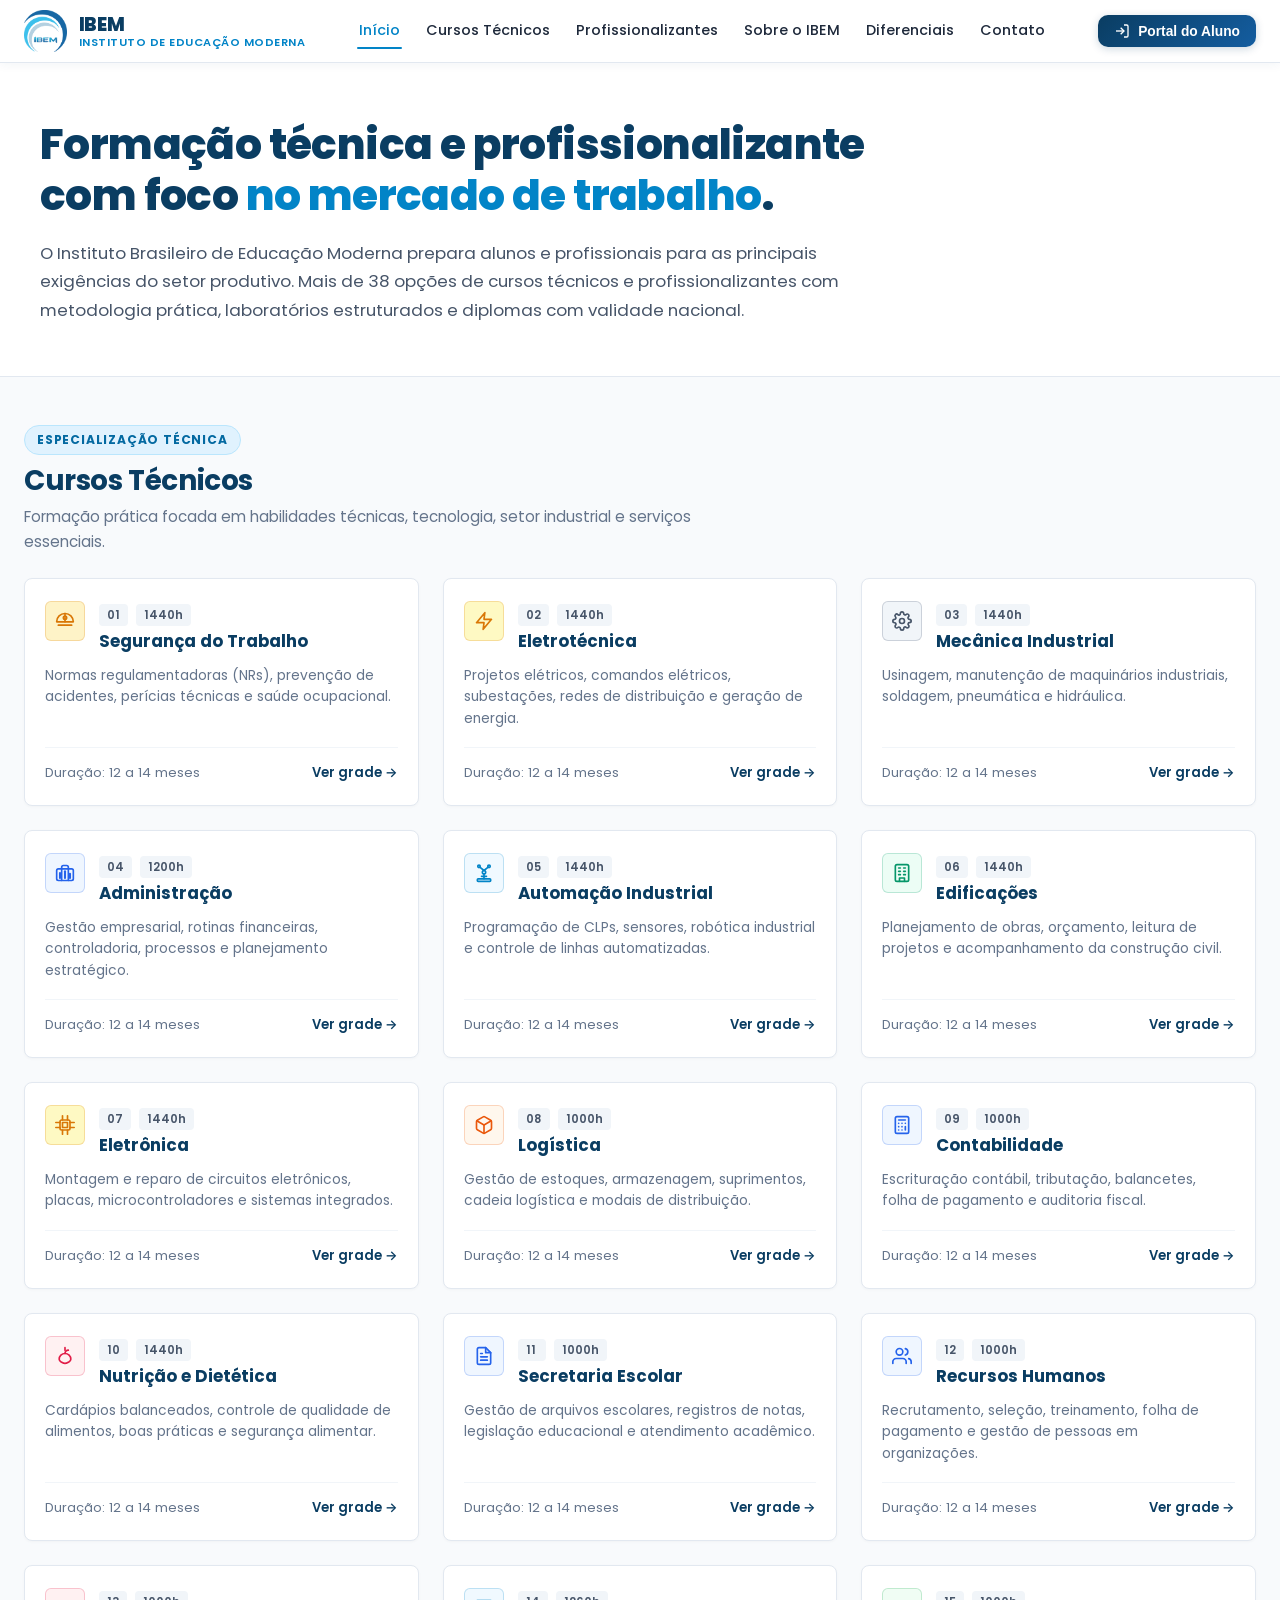
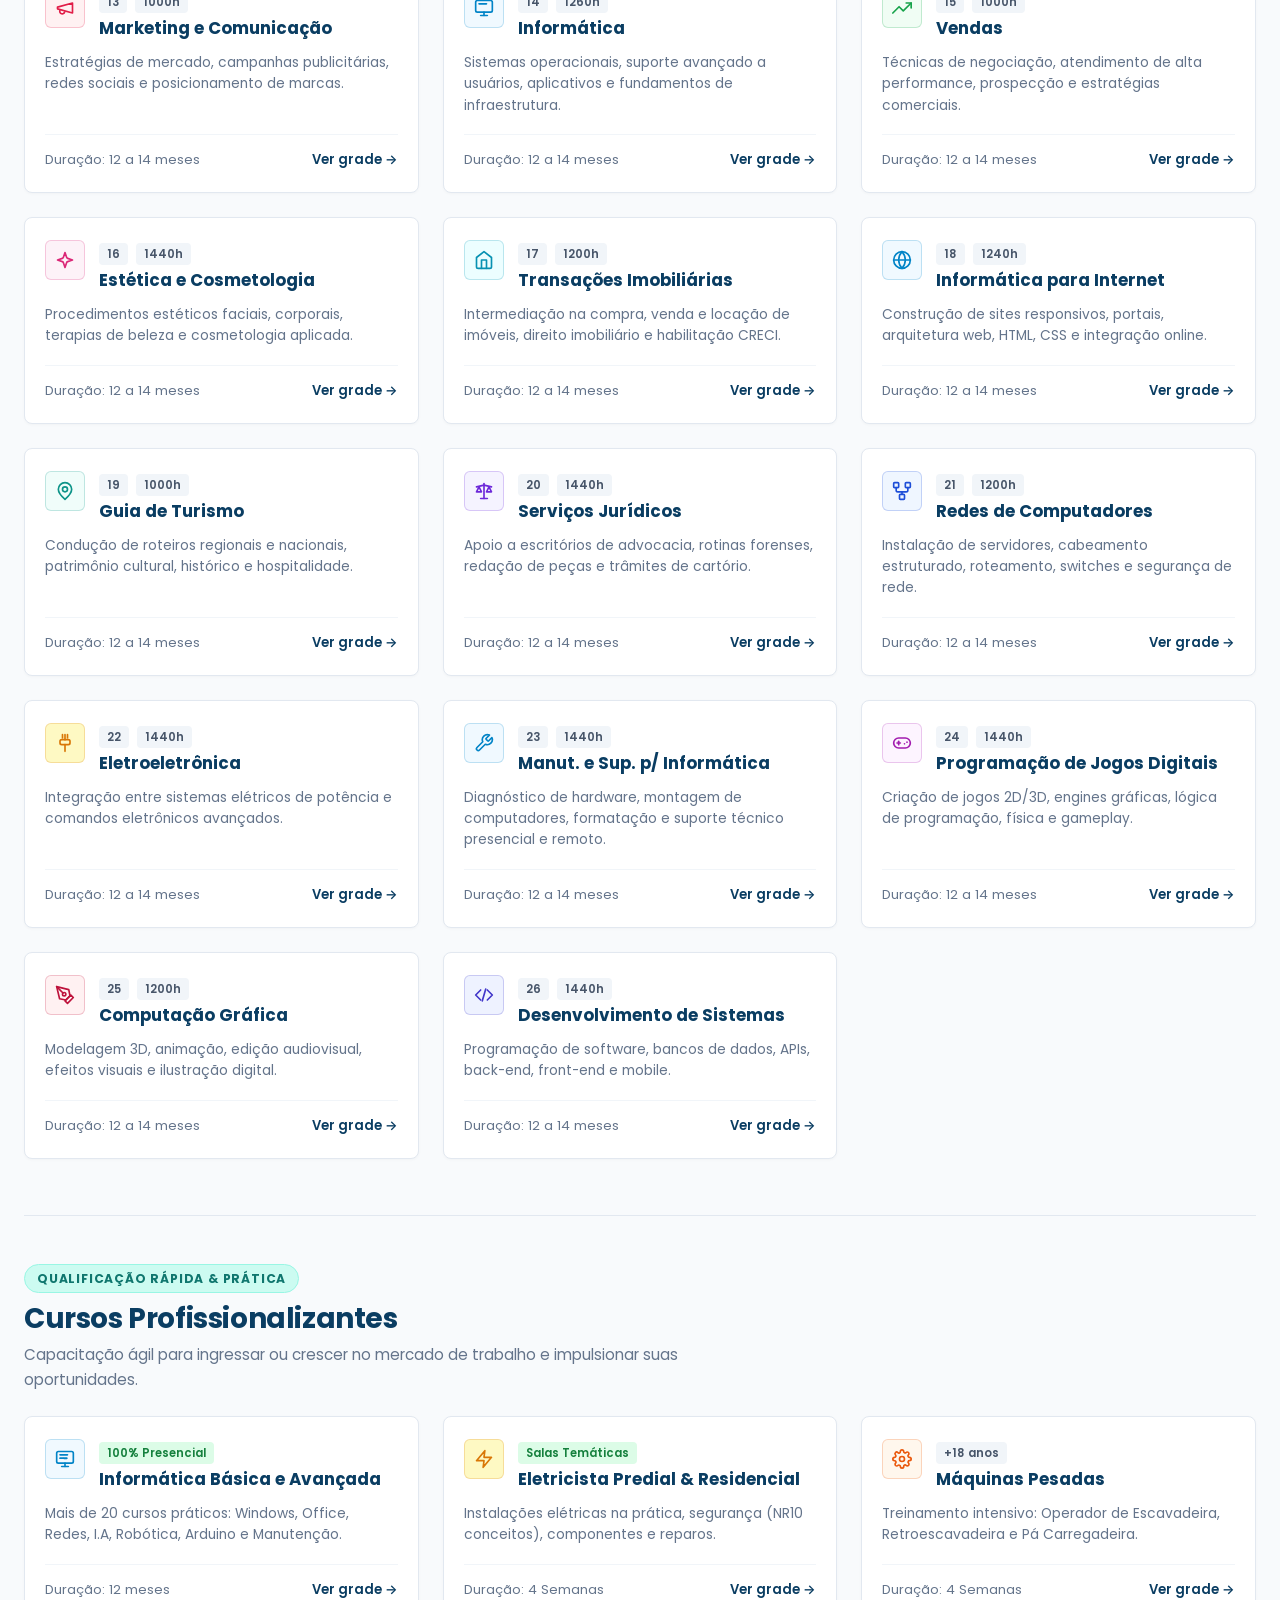
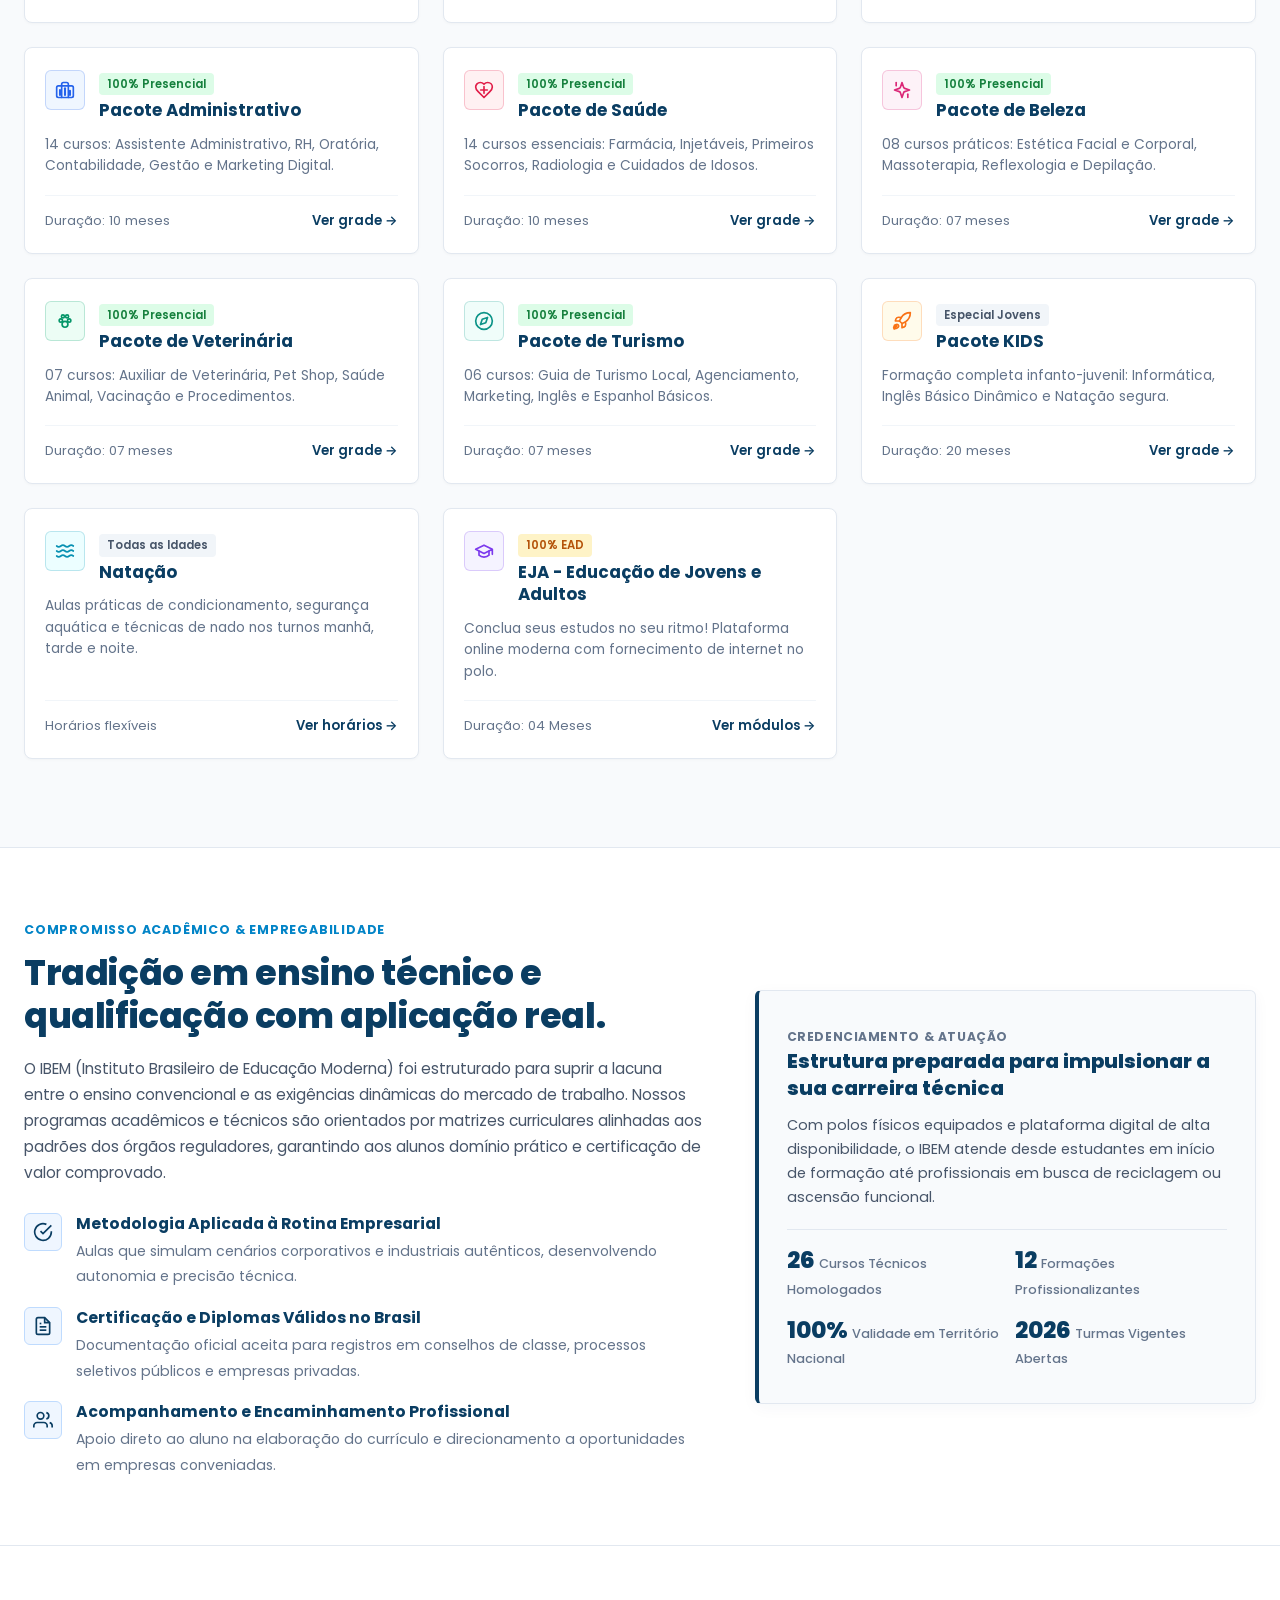
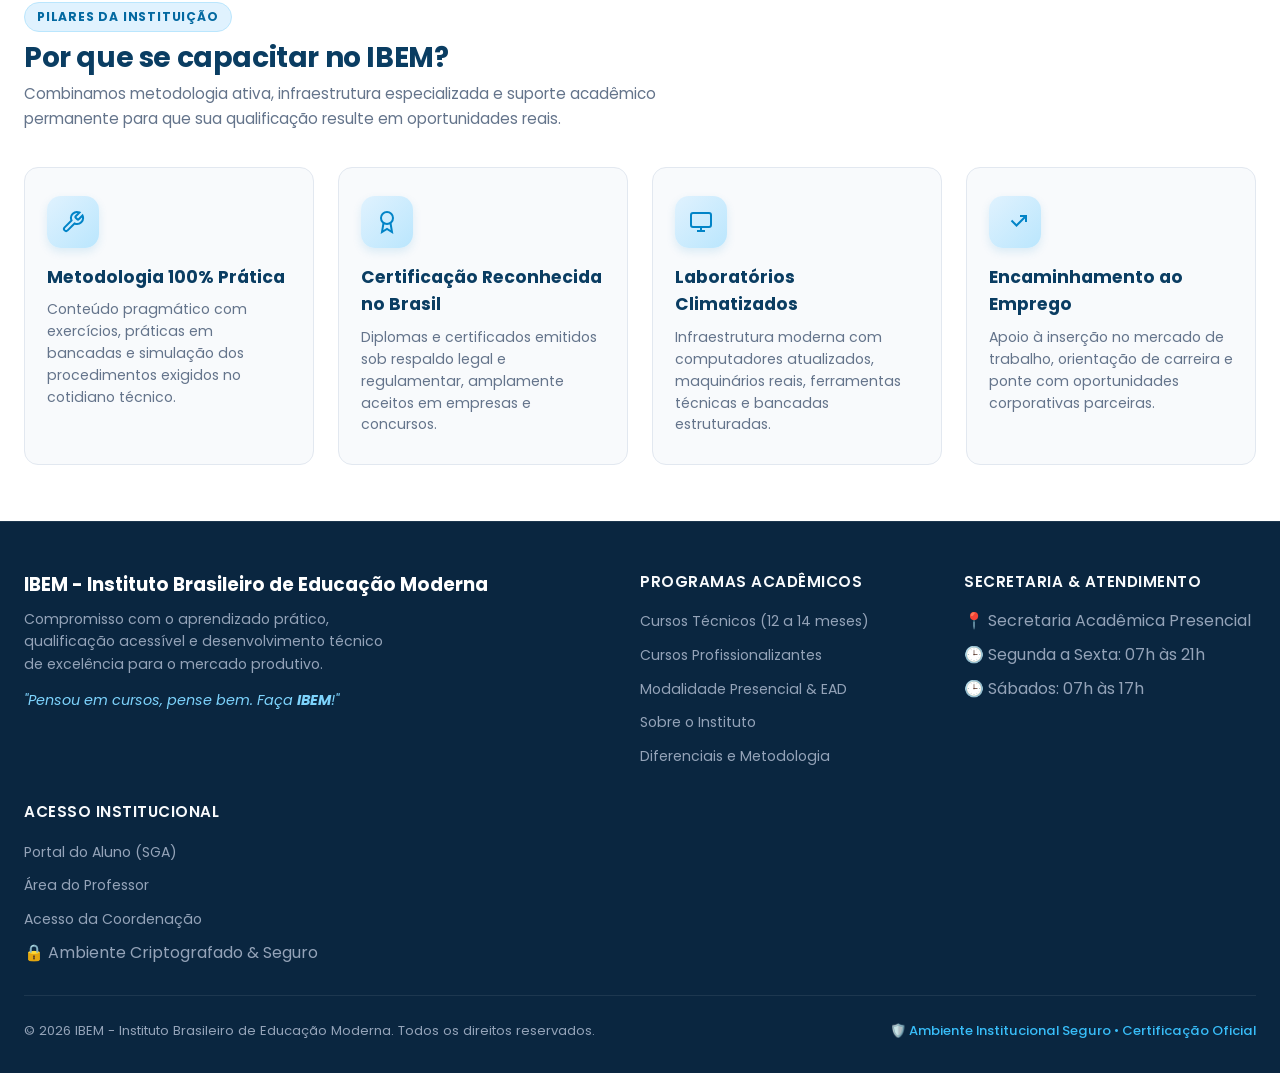
<file: index.html>
<!DOCTYPE html>
<html lang="pt-BR">

<head>
  <meta charset="UTF-8">
  <meta name="viewport" content="width=device-width, initial-scale=1.0">
  <title>IBEM - Instituto Brasileiro de Educação Moderna | Cursos Profissionalizantes</title>
  <meta name="description"
    content="Instituto Brasileiro de Educação Moderna (IBEM). Cursos profissionalizantes presenciais e EAD com foco no mercado de trabalho. Pensou em cursos, pense bem. Faça IBEM!">

  <!-- Google Fonts: Poppins & Inter -->
  <link rel="preconnect" href="https://fonts.googleapis.com">
  <link rel="preconnect" href="https://fonts.gstatic.com" crossorigin>
  <link
    href="https://fonts.googleapis.com/css2?family=Poppins:wght@300;400;500;600;700;800&family=Inter:wght@400;500;600;700&display=swap"
    rel="stylesheet">

  <!-- Folha de Estilos Externa -->
  <link rel="stylesheet" href="assets/css/style.css">
  <link rel="icon" type="image/png" href="assets/img/logo.png">
</head>

<body>
  <!-- BARRA DE NAVEGAÇÃO FIXA (STICKY NAVBAR) -->
  <header class="site-navbar">
    <div class="navbar-container">
      <a href="#inicio" class="navbar-brand">
        <img src="assets/img/logo.png" alt="Logotipo IBEM" class="navbar-logo" width="46" height="46">
        <div class="navbar-brand-text">
          <span class="brand-name">IBEM</span>
          <span class="brand-tagline">Instituto de Educação Moderna</span>
        </div>
      </a>

      <nav class="navbar-menu" id="navbarMenu" aria-label="Navegação Principal">
        <a href="#inicio" class="nav-link active">Início</a>
        <a href="#cursos-tecnicos" class="nav-link">Cursos Técnicos</a>
        <a href="#cursos-profissionalizantes" class="nav-link">Profissionalizantes</a>
        <a href="#sobre-ibem" class="nav-link">Sobre o IBEM</a>
        <a href="#diferenciais" class="nav-link">Diferenciais</a>
        <a href="#contato" class="nav-link">Contato</a>
      </nav>

      <div class="navbar-actions">
        <button type="button" onclick="abrirLogin()" class="btn-nav-portal" title="Acessar Portal Acadêmico">
          <svg viewBox="0 0 24 24" width="16" height="16" fill="none" stroke="currentColor" stroke-width="2">
            <path d="M15 3h4a2 2 0 0 1 2 2v14a2 2 0 0 1-2 2h-4"></path>
            <polyline points="10 17 15 12 10 7"></polyline>
            <line x1="15" y1="12" x2="3" y2="12"></line>
          </svg>
          <span>Portal do Aluno</span>
        </button>
        <button type="button" class="navbar-toggle" onclick="toggleMobileMenu()" aria-label="Abrir Menu de Navegação">
          <svg viewBox="0 0 24 24" width="22" height="22" fill="none" stroke="currentColor" stroke-width="2">
            <line x1="3" y1="12" x2="21" y2="12"></line>
            <line x1="3" y1="6" x2="21" y2="6"></line>
            <line x1="3" y1="18" x2="21" y2="18"></line>
          </svg>
        </button>
      </div>
    </div>
  </header>

  <!-- CONTAINER PRINCIPAL -->
  <main class="main-wrapper">

    <!-- ================= HERO SECTION (DESIGN INSTITUCIONAL EDUCACIONAL) ================= -->
    <section class="header-hero" id="inicio">
      <div class="hero-container">
        <div class="hero-content">
          <h1 class="hero-headline">
            Formação técnica e profissionalizante com foco <span class="highlight">no mercado de trabalho</span>.
          </h1>
          <p class="hero-subheadline">
            O Instituto Brasileiro de Educação Moderna prepara alunos e profissionais para as principais exigências do setor produtivo. Mais de 38 opções de cursos técnicos e profissionalizantes com metodologia prática, laboratórios estruturados e diplomas com validade nacional.
          </p>
        </div>
      </div>
    </section>

    <!-- SECÇÃO NOSSOS CURSOS -->
    <section class="courses-container" id="cursos">
      <div class="courses-inner">

      <!-- ================= ÁREA 1: CURSOS TÉCNICOS ================= -->
      <div class="courses-area" id="cursos-tecnicos">
        <div class="section-header">
          <span class="section-tag tag-tecnico">Especialização Técnica</span>
          <h2 class="section-title">Cursos Técnicos</h2>
          <p class="section-desc">Formação prática focada em habilidades técnicas, tecnologia, setor industrial e
            serviços essenciais.</p>
        </div>

        <div class="courses-grid">

          <!-- Técnico 01: Segurança do Trabalho -->
          <article class="course-card" onclick="abrirTecnicoModal('Segurança do Trabalho', '1440h', '12 a 14 meses', 'Formação técnica para prevenção de acidentes de trabalho, normas regulamentadoras (NRs), saúde ocupacional, perícias técnicas e segurança patrimonial e coletiva.', this)" role="button" tabindex="0" onkeydown="handleTecnicoKey(event, 'Segurança do Trabalho', '1440h', '12 a 14 meses', 'Formação técnica para prevenção de acidentes de trabalho, normas regulamentadoras (NRs), saúde ocupacional, perícias técnicas e segurança patrimonial e coletiva.')">
            <div>
              <div class="card-top">
                <div class="card-icon-box icon-safety" title="Segurança do Trabalho">
                  <svg viewBox="0 0 24 24">
                    <path class="anim-cap-float" d="M2 13a10 10 0 0 1 20 0H2z"></path>
                    <path d="M4 17h16"></path>
                    <path d="M12 3v10"></path>
                    <circle cx="12" cy="8" r="2"></circle>
                  </svg>
                </div>
                <div class="card-meta">
                  <span class="card-badge badge-tecnico-num">01</span>
                  <span class="card-badge badge-workload">1440h</span>
                  <h3 class="card-title">Segurança do Trabalho</h3>
                </div>
              </div>
              <p class="card-summary">Normas regulamentadoras (NRs), prevenção de acidentes, perícias técnicas e saúde ocupacional.</p>
            </div>
            <div class="card-action">
              <span>Duração: 12 a 14 meses</span>
              <span class="action-btn">Ver grade →</span>
            </div>
          </article>

          <!-- Técnico 02: Eletrotécnica -->
          <article class="course-card" onclick="abrirTecnicoModal('Eletrotécnica', '1440h', '12 a 14 meses', 'Planejamento, instalação e manutenção de sistemas elétricos residenciais, prediais e industriais, com ênfase em eficiência energética e automação.', this)" role="button" tabindex="0" onkeydown="handleTecnicoKey(event, 'Eletrotécnica', '1440h', '12 a 14 meses', 'Planejamento, instalação e manutenção de sistemas elétricos residenciais, prediais e industriais, com ênfase em eficiência energética e automação.')">
            <div>
              <div class="card-top">
                <div class="card-icon-box icon-electric" title="Eletrotécnica">
                  <svg viewBox="0 0 24 24">
                    <polygon class="anim-lightning" points="13 2 3 14 12 14 11 22 21 10 12 10 13 2"></polygon>
                  </svg>
                </div>
                <div class="card-meta">
                  <span class="card-badge badge-tecnico-num">02</span>
                  <span class="card-badge badge-workload">1440h</span>
                  <h3 class="card-title">Eletrotécnica</h3>
                </div>
              </div>
              <p class="card-summary">Projetos elétricos, comandos elétricos, subestações, redes de distribuição e geração de energia.</p>
            </div>
            <div class="card-action">
              <span>Duração: 12 a 14 meses</span>
              <span class="action-btn">Ver grade →</span>
            </div>
          </article>

          <!-- Técnico 03: Mecânica Industrial -->
          <article class="course-card" onclick="abrirTecnicoModal('Mecânica Industrial', '1440h', '12 a 14 meses', 'Capacitação completa em manutenção mecânica preventiva e corretiva, usinagem convencional e CNC, pneumática, hidráulica e controle de qualidade industrial.', this)" role="button" tabindex="0" onkeydown="handleTecnicoKey(event, 'Mecânica Industrial', '1440h', '12 a 14 meses', 'Capacitação completa em manutenção mecânica preventiva e corretiva, usinagem convencional e CNC, pneumática, hidráulica e controle de qualidade industrial.')">
            <div>
              <div class="card-top">
                <div class="card-icon-box icon-industry" title="Mecânica Industrial">
                  <svg viewBox="0 0 24 24">
                    <g class="anim-gear-spin">
                      <circle cx="12" cy="12" r="3"></circle>
                      <path d="M19.4 15a1.65 1.65 0 0 0 .33 1.82l.06.06a2 2 0 1 1-2.83 2.83l-.06-.06a1.65 1.65 0 0 0-1.82-.33 1.65 1.65 0 0 0-1 1.51V21a2 2 0 1 1-4 0v-.09A1.65 1.65 0 0 0 9 19.4a1.65 1.65 0 0 0-1.82.33l-.06.06a2 2 0 1 1-2.83-2.83l.06-.06a1.65 1.65 0 0 0 .33-1.82 1.65 1.65 0 0 0-1.51-1H3a2 2 0 1 1 0-4h.09A1.65 1.65 0 0 0 4.6 9a1.65 1.65 0 0 0-.33-1.82l-.06-.06a2 2 0 1 1 2.83-2.83l.06.06a1.65 1.65 0 0 0 1.82.33H9a1.65 1.65 0 0 0 1-1.51V3a2 2 0 1 1 4 0v.09a1.65 1.65 0 0 0 1 1.51 1.65 1.65 0 0 0 1.82-.33l.06-.06a2 2 0 1 1 2.83 2.83l-.06.06a1.65 1.65 0 0 0-.33 1.82V9a1.65 1.65 0 0 0 1.51 1H21a2 2 0 1 1 0 4h-.09a1.65 1.65 0 0 0-1.51 1z"></path>
                    </g>
                  </svg>
                </div>
                <div class="card-meta">
                  <span class="card-badge badge-tecnico-num">03</span>
                  <span class="card-badge badge-workload">1440h</span>
                  <h3 class="card-title">Mecânica Industrial</h3>
                </div>
              </div>
              <p class="card-summary">Usinagem, manutenção de maquinários industriais, soldagem, pneumática e hidráulica.</p>
            </div>
            <div class="card-action">
              <span>Duração: 12 a 14 meses</span>
              <span class="action-btn">Ver grade →</span>
            </div>
          </article>

          <!-- Técnico 04: Administração -->
          <article class="course-card" onclick="abrirTecnicoModal('Administração', '1200h', '12 a 14 meses', 'Gestão corporativa, planejamento estratégico, finanças empresariais, marketing e tomada de decisão operacional para pequenas, médias e grandes empresas.', this)" role="button" tabindex="0" onkeydown="handleTecnicoKey(event, 'Administração', '1200h', '12 a 14 meses', 'Gestão corporativa, planejamento estratégico, finanças empresariais, marketing e tomada de decisão operacional para pequenas, médias e grandes empresas.')">
            <div>
              <div class="card-top">
                <div class="card-icon-box icon-admin" title="Administração">
                  <svg viewBox="0 0 24 24">
                    <rect x="2" y="7" width="20" height="14" rx="2" ry="2"></rect>
                    <path d="M16 21V5a2 2 0 0 0-2-2h-4a2 2 0 0 0-2 2v16"></path>
                    <line class="anim-bar-1" x1="6" y1="18" x2="6" y2="12" stroke-width="2.5"></line>
                    <line class="anim-bar-2" x1="12" y1="18" x2="12" y2="10" stroke-width="2.5"></line>
                    <line class="anim-bar-3" x1="18" y1="18" x2="18" y2="13" stroke-width="2.5"></line>
                  </svg>
                </div>
                <div class="card-meta">
                  <span class="card-badge badge-tecnico-num">04</span>
                  <span class="card-badge badge-workload">1200h</span>
                  <h3 class="card-title">Administração</h3>
                </div>
              </div>
              <p class="card-summary">Gestão empresarial, rotinas financeiras, controladoria, processos e planejamento estratégico.</p>
            </div>
            <div class="card-action">
              <span>Duração: 12 a 14 meses</span>
              <span class="action-btn">Ver grade →</span>
            </div>
          </article>

          <!-- Técnico 05: Automação Industrial -->
          <article class="course-card" onclick="abrirTecnicoModal('Automação Industrial', '1440h', '12 a 14 meses', 'Desenvolvimento e integração de processos industriais inteligentes: robótica, CLP, controladores lógicos programáveis, inversores e instrumentação.', this)" role="button" tabindex="0" onkeydown="handleTecnicoKey(event, 'Automação Industrial', '1440h', '12 a 14 meses', 'Desenvolvimento e integração de processos industriais inteligentes: robótica, CLP, controladores lógicos programáveis, inversores e instrumentação.')">
            <div>
              <div class="card-top">
                <div class="card-icon-box icon-tech" title="Automação Industrial">
                  <svg viewBox="0 0 24 24">
                    <rect x="4" y="19" width="16" height="3" rx="1"></rect>
                    <path d="M12 19V13"></path>
                    <circle cx="12" cy="11" r="2"></circle>
                    <path class="anim-screen-line" d="M12 9L7 5"></path>
                    <circle cx="6" cy="4" r="1.5"></circle>
                    <path d="M12 9l5-4"></path>
                    <circle cx="18" cy="4" r="1.5"></circle>
                    <path d="M9 16h6"></path>
                  </svg>
                </div>
                <div class="card-meta">
                  <span class="card-badge badge-tecnico-num">05</span>
                  <span class="card-badge badge-workload">1440h</span>
                  <h3 class="card-title">Automação Industrial</h3>
                </div>
              </div>
              <p class="card-summary">Programação de CLPs, sensores, robótica industrial e controle de linhas automatizadas.</p>
            </div>
            <div class="card-action">
              <span>Duração: 12 a 14 meses</span>
              <span class="action-btn">Ver grade →</span>
            </div>
          </article>

          <!-- Técnico 06: Edificações -->
          <article class="course-card" onclick="abrirTecnicoModal('Edificações', '1440h', '12 a 14 meses', 'Supervisão técnica de obras civis, orçamento, ensaios de materiais, desenho técnico e leitura de plantas arquitetônicas e estruturais.', this)" role="button" tabindex="0" onkeydown="handleTecnicoKey(event, 'Edificações', '1440h', '12 a 14 meses', 'Supervisão técnica de obras civis, orçamento, ensaios de materiais, desenho técnico e leitura de plantas arquitetônicas e estruturais.')">
            <div>
              <div class="card-top">
                <div class="card-icon-box icon-building" title="Edificações">
                  <svg viewBox="0 0 24 24">
                    <rect x="4" y="2" width="16" height="20" rx="2" ry="2"></rect>
                    <path d="M9 22v-4h6v4"></path>
                    <line x1="8" y1="6" x2="10" y2="6"></line>
                    <line x1="14" y1="6" x2="16" y2="6"></line>
                    <line x1="8" y1="10" x2="10" y2="10"></line>
                    <line x1="14" y1="10" x2="16" y2="10"></line>
                    <line x1="8" y1="14" x2="10" y2="14"></line>
                    <line x1="14" y1="14" x2="16" y2="14"></line>
                  </svg>
                </div>
                <div class="card-meta">
                  <span class="card-badge badge-tecnico-num">06</span>
                  <span class="card-badge badge-workload">1440h</span>
                  <h3 class="card-title">Edificações</h3>
                </div>
              </div>
              <p class="card-summary">Planejamento de obras, orçamento, leitura de projetos e acompanhamento da construção civil.</p>
            </div>
            <div class="card-action">
              <span>Duração: 12 a 14 meses</span>
              <span class="action-btn">Ver grade →</span>
            </div>
          </article>

          <!-- Técnico 07: Eletrônica -->
          <article class="course-card" onclick="abrirTecnicoModal('Eletrônica', '1440h', '12 a 14 meses', 'Análise, projeto, montagem e manutenção de circuitos analógicos e digitais, microcontroladores, instrumentação eletrônica e placas de circuito impresso.', this)" role="button" tabindex="0" onkeydown="handleTecnicoKey(event, 'Eletrônica', '1440h', '12 a 14 meses', 'Análise, projeto, montagem e manutenção de circuitos analógicos e digitais, microcontroladores, instrumentação eletrônica e placas de circuito impresso.')">
            <div>
              <div class="card-top">
                <div class="card-icon-box icon-electric" title="Eletrônica">
                  <svg viewBox="0 0 24 24">
                    <rect x="6" y="6" width="12" height="12" rx="2"></rect>
                    <rect x="9" y="9" width="6" height="6" class="anim-screen-line"></rect>
                    <line x1="9" y1="1" x2="9" y2="6"></line>
                    <line x1="15" y1="1" x2="15" y2="6"></line>
                    <line x1="9" y1="18" x2="9" y2="23"></line>
                    <line x1="15" y1="18" x2="15" y2="23"></line>
                    <line x1="1" y1="9" x2="6" y2="9"></line>
                    <line x1="1" y1="15" x2="6" y2="15"></line>
                    <line x1="18" y1="9" x2="23" y2="9"></line>
                    <line x1="18" y1="15" x2="23" y2="15"></line>
                  </svg>
                </div>
                <div class="card-meta">
                  <span class="card-badge badge-tecnico-num">07</span>
                  <span class="card-badge badge-workload">1440h</span>
                  <h3 class="card-title">Eletrônica</h3>
                </div>
              </div>
              <p class="card-summary">Montagem e reparo de circuitos eletrônicos, placas, microcontroladores e sistemas integrados.</p>
            </div>
            <div class="card-action">
              <span>Duração: 12 a 14 meses</span>
              <span class="action-btn">Ver grade →</span>
            </div>
          </article>

          <!-- Técnico 08: Logística -->
          <article class="course-card" onclick="abrirTecnicoModal('Logística', '1000h', '12 a 14 meses', 'Gestão operacional de suprimentos, compras, controle de estoque, transporte, modais logísticos e armazenagem estratégica.', this)" role="button" tabindex="0" onkeydown="handleTecnicoKey(event, 'Logística', '1000h', '12 a 14 meses', 'Gestão operacional de suprimentos, compras, controle de estoque, transporte, modais logísticos e armazenagem estratégica.')">
            <div>
              <div class="card-top">
                <div class="card-icon-box icon-logistics" title="Logística">
                  <svg viewBox="0 0 24 24">
                    <path d="M21 8a2 2 0 0 0-1-1.73l-7-4a2 2 0 0 0-2 0l-7 4A2 2 0 0 0 3 8v8a2 2 0 0 0 1 1.73l7 4a2 2 0 0 0 2 0l7-4A2 2 0 0 0 21 16Z"></path>
                    <path d="m3.3 7 8.7 5 8.7-5"></path>
                    <path d="M12 22V12"></path>
                  </svg>
                </div>
                <div class="card-meta">
                  <span class="card-badge badge-tecnico-num">08</span>
                  <span class="card-badge badge-workload">1000h</span>
                  <h3 class="card-title">Logística</h3>
                </div>
              </div>
              <p class="card-summary">Gestão de estoques, armazenagem, suprimentos, cadeia logística e modais de distribuição.</p>
            </div>
            <div class="card-action">
              <span>Duração: 12 a 14 meses</span>
              <span class="action-btn">Ver grade →</span>
            </div>
          </article>

          <!-- Técnico 09: Contabilidade -->
          <article class="course-card" onclick="abrirTecnicoModal('Contabilidade', '1000h', '12 a 14 meses', 'Escrituração contábil, cálculos tributários, folha de pagamento, balanço patrimonial, legislação fiscal e custos empresariais.', this)" role="button" tabindex="0" onkeydown="handleTecnicoKey(event, 'Contabilidade', '1000h', '12 a 14 meses', 'Escrituração contábil, cálculos tributários, folha de pagamento, balanço patrimonial, legislação fiscal e custos empresariais.')">
            <div>
              <div class="card-top">
                <div class="card-icon-box icon-admin" title="Contabilidade">
                  <svg viewBox="0 0 24 24">
                    <rect x="4" y="2" width="16" height="20" rx="2"></rect>
                    <line x1="8" y1="6" x2="16" y2="6"></line>
                    <line x1="16" y1="14" x2="16" y2="18"></line>
                    <path d="M16 10h.01"></path>
                    <path d="M12 10h.01"></path>
                    <path d="M8 10h.01"></path>
                    <path d="M12 14h.01"></path>
                    <path d="M8 14h.01"></path>
                    <path d="M12 18h.01"></path>
                    <path d="M8 18h.01"></path>
                  </svg>
                </div>
                <div class="card-meta">
                  <span class="card-badge badge-tecnico-num">09</span>
                  <span class="card-badge badge-workload">1000h</span>
                  <h3 class="card-title">Contabilidade</h3>
                </div>
              </div>
              <p class="card-summary">Escrituração contábil, tributação, balancetes, folha de pagamento e auditoria fiscal.</p>
            </div>
            <div class="card-action">
              <span>Duração: 12 a 14 meses</span>
              <span class="action-btn">Ver grade →</span>
            </div>
          </article>

          <!-- Técnico 10: Nutrição e Dietética -->
          <article class="course-card" onclick="abrirTecnicoModal('Nutrição e Dietética', '1440h', '12 a 14 meses', 'Planejamento e supervisão do preparo de dietas, controle de qualidade higiênico-sanitário, nutrição clínica e unidades de alimentação e nutrição.', this)" role="button" tabindex="0" onkeydown="handleTecnicoKey(event, 'Nutrição e Dietética', '1440h', '12 a 14 meses', 'Planejamento e supervisão do preparo de dietas, controle de qualidade higiênico-sanitário, nutrição clínica e unidades de alimentação e nutrição.')">
            <div>
              <div class="card-top">
                <div class="card-icon-box icon-health" title="Nutrição e Dietética">
                  <svg viewBox="0 0 24 24">
                    <path d="M12 20.94c1.5 0 2.75-.75 4-1.5 1.5-.9 3-1.44 3-3.44a7 7 0 0 0-7-7 7 7 0 0 0-7 7c0 2 1.5 2.54 3 3.44 1.25.75 2.5 1.5 4 1.5Z"></path>
                    <path d="M12 9a4 4 0 0 1 4-4"></path>
                    <path d="M12 5V2"></path>
                  </svg>
                </div>
                <div class="card-meta">
                  <span class="card-badge badge-tecnico-num">10</span>
                  <span class="card-badge badge-workload">1440h</span>
                  <h3 class="card-title">Nutrição e Dietética</h3>
                </div>
              </div>
              <p class="card-summary">Cardápios balanceados, controle de qualidade de alimentos, boas práticas e segurança alimentar.</p>
            </div>
            <div class="card-action">
              <span>Duração: 12 a 14 meses</span>
              <span class="action-btn">Ver grade →</span>
            </div>
          </article>

          <!-- Técnico 11: Secretaria Escolar -->
          <article class="course-card" onclick="abrirTecnicoModal('Secretaria Escolar', '1000h', '12 a 14 meses', 'Gestão de documentação escolar, matrículas, transferências, expedição de diplomas, legislação de ensino e rotinas administrativas educacionais.', this)" role="button" tabindex="0" onkeydown="handleTecnicoKey(event, 'Secretaria Escolar', '1000h', '12 a 14 meses', 'Gestão de documentação escolar, matrículas, transferências, expedição de diplomas, legislação de ensino e rotinas administrativas educacionais.')">
            <div>
              <div class="card-top">
                <div class="card-icon-box icon-admin" title="Secretaria Escolar">
                  <svg viewBox="0 0 24 24">
                    <path d="M14 2H6a2 2 0 0 0-2 2v16a2 2 0 0 0 2 2h12a2 2 0 0 0 2-2V8z"></path>
                    <polyline points="14 2 14 8 20 8"></polyline>
                    <line x1="16" y1="13" x2="8" y2="13"></line>
                    <line x1="16" y1="17" x2="8" y2="17"></line>
                    <line x1="10" y1="9" x2="8" y2="9"></line>
                  </svg>
                </div>
                <div class="card-meta">
                  <span class="card-badge badge-tecnico-num">11</span>
                  <span class="card-badge badge-workload">1000h</span>
                  <h3 class="card-title">Secretaria Escolar</h3>
                </div>
              </div>
              <p class="card-summary">Gestão de arquivos escolares, registros de notas, legislação educacional e atendimento acadêmico.</p>
            </div>
            <div class="card-action">
              <span>Duração: 12 a 14 meses</span>
              <span class="action-btn">Ver grade →</span>
            </div>
          </article>

          <!-- Técnico 12: Recursos Humanos -->
          <article class="course-card" onclick="abrirTecnicoModal('Recursos Humanos', '1000h', '12 a 14 meses', 'Processos de recrutamento, seleção, treinamento e desenvolvimento de pessoas, relações sindicais, folha e gestão do clima corporativo.', this)" role="button" tabindex="0" onkeydown="handleTecnicoKey(event, 'Recursos Humanos', '1000h', '12 a 14 meses', 'Processos de recrutamento, seleção, treinamento e desenvolvimento de pessoas, relações sindicais, folha e gestão do clima corporativo.')">
            <div>
              <div class="card-top">
                <div class="card-icon-box icon-admin" title="Recursos Humanos">
                  <svg viewBox="0 0 24 24">
                    <path d="M17 21v-2a4 4 0 0 0-4-4H5a4 4 0 0 0-4 4v2"></path>
                    <circle cx="9" cy="7" r="4"></circle>
                    <path d="M23 21v-2a4 4 0 0 0-3-3.87"></path>
                    <path d="M16 3.13a4 4 0 0 1 0 7.75"></path>
                  </svg>
                </div>
                <div class="card-meta">
                  <span class="card-badge badge-tecnico-num">12</span>
                  <span class="card-badge badge-workload">1000h</span>
                  <h3 class="card-title">Recursos Humanos</h3>
                </div>
              </div>
              <p class="card-summary">Recrutamento, seleção, treinamento, folha de pagamento e gestão de pessoas em organizações.</p>
            </div>
            <div class="card-action">
              <span>Duração: 12 a 14 meses</span>
              <span class="action-btn">Ver grade →</span>
            </div>
          </article>

          <!-- Técnico 13: Marketing e Comunicação -->
          <article class="course-card" onclick="abrirTecnicoModal('Marketing e Comunicação', '1000h', '12 a 14 meses', 'Elaboração de planos de comunicação, campanhas em redes sociais, inbound marketing, pesquisa de mercado e fortalecimento de marcas.', this)" role="button" tabindex="0" onkeydown="handleTecnicoKey(event, 'Marketing e Comunicação', '1000h', '12 a 14 meses', 'Elaboração de planos de comunicação, campanhas em redes sociais, inbound marketing, pesquisa de mercado e fortalecimento de marcas.')">
            <div>
              <div class="card-top">
                <div class="card-icon-box icon-marketing" title="Marketing e Comunicação">
                  <svg viewBox="0 0 24 24">
                    <path d="m3 11 18-5v12L3 13v-2z"></path>
                    <path d="M11.6 16.8a3 3 0 1 1-5.8-1.6"></path>
                  </svg>
                </div>
                <div class="card-meta">
                  <span class="card-badge badge-tecnico-num">13</span>
                  <span class="card-badge badge-workload">1000h</span>
                  <h3 class="card-title">Marketing e Comunicação</h3>
                </div>
              </div>
              <p class="card-summary">Estratégias de mercado, campanhas publicitárias, redes sociais e posicionamento de marcas.</p>
            </div>
            <div class="card-action">
              <span>Duração: 12 a 14 meses</span>
              <span class="action-btn">Ver grade →</span>
            </div>
          </article>

          <!-- Técnico 14: Informática -->
          <article class="course-card" onclick="abrirTecnicoModal('Informática', '1260h', '12 a 14 meses', 'Formação técnica abrangente em sistemas computacionais, bancos de dados, fundamentos de redes, suporte técnico e aplicações corporativas.', this)" role="button" tabindex="0" onkeydown="handleTecnicoKey(event, 'Informática', '1260h', '12 a 14 meses', 'Formação técnica abrangente em sistemas computacionais, bancos de dados, fundamentos de redes, suporte técnico e aplicações corporativas.')">
            <div>
              <div class="card-top">
                <div class="card-icon-box icon-tech" title="Informática">
                  <svg viewBox="0 0 24 24">
                    <rect x="2" y="3" width="20" height="14" rx="2" ry="2"></rect>
                    <line x1="8" y1="21" x2="16" y2="21"></line>
                    <line x1="12" y1="17" x2="12" y2="21"></line>
                    <path class="anim-screen-line" d="M6 7h9"></path>
                  </svg>
                </div>
                <div class="card-meta">
                  <span class="card-badge badge-tecnico-num">14</span>
                  <span class="card-badge badge-workload">1260h</span>
                  <h3 class="card-title">Informática</h3>
                </div>
              </div>
              <p class="card-summary">Sistemas operacionais, suporte avançado a usuários, aplicativos e fundamentos de infraestrutura.</p>
            </div>
            <div class="card-action">
              <span>Duração: 12 a 14 meses</span>
              <span class="action-btn">Ver grade →</span>
            </div>
          </article>

          <!-- Técnico 15: Vendas -->
          <article class="course-card" onclick="abrirTecnicoModal('Vendas', '1000h', '12 a 14 meses', 'Técnicas modernas de negociação, vendas consultivas B2B e B2C, CRM, metas comerciais, fidelização e gestão de clientes.', this)" role="button" tabindex="0" onkeydown="handleTecnicoKey(event, 'Vendas', '1000h', '12 a 14 meses', 'Técnicas modernas de negociação, vendas consultivas B2B e B2C, CRM, metas comerciais, fidelização e gestão de clientes.')">
            <div>
              <div class="card-top">
                <div class="card-icon-box icon-sales" title="Vendas">
                  <svg viewBox="0 0 24 24">
                    <polyline points="23 6 13.5 15.5 8.5 10.5 1 18"></polyline>
                    <polyline points="17 6 23 6 23 12"></polyline>
                  </svg>
                </div>
                <div class="card-meta">
                  <span class="card-badge badge-tecnico-num">15</span>
                  <span class="card-badge badge-workload">1000h</span>
                  <h3 class="card-title">Vendas</h3>
                </div>
              </div>
              <p class="card-summary">Técnicas de negociação, atendimento de alta performance, prospecção e estratégias comerciais.</p>
            </div>
            <div class="card-action">
              <span>Duração: 12 a 14 meses</span>
              <span class="action-btn">Ver grade →</span>
            </div>
          </article>

          <!-- Técnico 16: Estética e Cosmetologia -->
          <article class="course-card" onclick="abrirTecnicoModal('Estética e Cosmetologia', '1440h', '12 a 14 meses', 'Procedimentos estéticos faciais, corporais, recursos eletroterápicos, avaliação clínica da pele, cosmetologia avançada e biossegurança.', this)" role="button" tabindex="0" onkeydown="handleTecnicoKey(event, 'Estética e Cosmetologia', '1440h', '12 a 14 meses', 'Procedimentos estéticos faciais, corporais, recursos eletroterápicos, avaliação clínica da pele, cosmetologia avançada e biossegurança.')">
            <div>
              <div class="card-top">
                <div class="card-icon-box icon-beauty" title="Estética e Cosmetologia">
                  <svg viewBox="0 0 24 24">
                    <path class="anim-sparkle-main" d="m12 3-1.9 5.8a2 2 0 0 1-1.3 1.3L3 12l5.8 1.9a2 2 0 0 1 1.3 1.3L12 21l1.9-5.8a2 2 0 0 1 1.3-1.3L21 12l-5.8-1.9a2 2 0 0 1-1.3-1.3L12 3Z"></path>
                  </svg>
                </div>
                <div class="card-meta">
                  <span class="card-badge badge-tecnico-num">16</span>
                  <span class="card-badge badge-workload">1440h</span>
                  <h3 class="card-title">Estética e Cosmetologia</h3>
                </div>
              </div>
              <p class="card-summary">Procedimentos estéticos faciais, corporais, terapias de beleza e cosmetologia aplicada.</p>
            </div>
            <div class="card-action">
              <span>Duração: 12 a 14 meses</span>
              <span class="action-btn">Ver grade →</span>
            </div>
          </article>

          <!-- Técnico 17: Transações Imobiliárias -->
          <article class="course-card" onclick="abrirTecnicoModal('Transações Imobiliárias', '1200h', '12 a 14 meses', 'Formação técnica para obtenção do registro no CRECI: avaliação de imóveis, documentação cartorária, financiamentos e intermediação imobiliária.', this)" role="button" tabindex="0" onkeydown="handleTecnicoKey(event, 'Transações Imobiliárias', '1200h', '12 a 14 meses', 'Formação técnica para obtenção do registro no CRECI: avaliação de imóveis, documentação cartorária, financiamentos e intermediação imobiliária.')">
            <div>
              <div class="card-top">
                <div class="card-icon-box icon-realestate" title="Transações Imobiliárias">
                  <svg viewBox="0 0 24 24">
                    <path d="m3 9 9-7 9 7v11a2 2 0 0 1-2 2H5a2 2 0 0 1-2-2z"></path>
                    <polyline points="9 22 9 12 15 12 15 22"></polyline>
                  </svg>
                </div>
                <div class="card-meta">
                  <span class="card-badge badge-tecnico-num">17</span>
                  <span class="card-badge badge-workload">1200h</span>
                  <h3 class="card-title">Transações Imobiliárias</h3>
                </div>
              </div>
              <p class="card-summary">Intermediação na compra, venda e locação de imóveis, direito imobiliário e habilitação CRECI.</p>
            </div>
            <div class="card-action">
              <span>Duração: 12 a 14 meses</span>
              <span class="action-btn">Ver grade →</span>
            </div>
          </article>

          <!-- Técnico 18: Informática para Internet -->
          <article class="course-card" onclick="abrirTecnicoModal('Informática para Internet', '1240h', '12 a 14 meses', 'Desenvolvimento de sites responsivos, portais web, arquitetura da informação, UX/UI básico, integração com APIs e ferramentas para web moderna.', this)" role="button" tabindex="0" onkeydown="handleTecnicoKey(event, 'Informática para Internet', '1240h', '12 a 14 meses', 'Desenvolvimento de sites responsivos, portais web, arquitetura da informação, UX/UI básico, integração com APIs e ferramentas para web moderna.')">
            <div>
              <div class="card-top">
                <div class="card-icon-box icon-tech" title="Informática para Internet">
                  <svg viewBox="0 0 24 24">
                    <circle cx="12" cy="12" r="10"></circle>
                    <line x1="2" y1="12" x2="22" y2="12"></line>
                    <path d="M12 2a15.3 15.3 0 0 1 4 10 15.3 15.3 0 0 1-4 10 15.3 15.3 0 0 1-4-10 15.3 15.3 0 0 1 4-10z"></path>
                  </svg>
                </div>
                <div class="card-meta">
                  <span class="card-badge badge-tecnico-num">18</span>
                  <span class="card-badge badge-workload">1240h</span>
                  <h3 class="card-title">Informática para Internet</h3>
                </div>
              </div>
              <p class="card-summary">Construção de sites responsivos, portais, arquitetura web, HTML, CSS e integração online.</p>
            </div>
            <div class="card-action">
              <span>Duração: 12 a 14 meses</span>
              <span class="action-btn">Ver grade →</span>
            </div>
          </article>

          <!-- Técnico 19: Guia de Turismo -->
          <article class="course-card" onclick="abrirTecnicoModal('Guia de Turismo', '1000h', '12 a 14 meses', 'Habilitação profissional CADASTUR para condução de turistas em roteiros naturais, culturais e históricos, primeiros socorros e técnicas de guiamento.', this)" role="button" tabindex="0" onkeydown="handleTecnicoKey(event, 'Guia de Turismo', '1000h', '12 a 14 meses', 'Habilitação profissional CADASTUR para condução de turistas em roteiros naturais, culturais e históricos, primeiros socorros e técnicas de guiamento.')">
            <div>
              <div class="card-top">
                <div class="card-icon-box icon-tourism" title="Guia de Turismo">
                  <svg viewBox="0 0 24 24">
                    <path d="M12 2a8 8 0 0 0-8 8c0 5.25 8 12 8 12s8-6.75 8-12a8 8 0 0 0-8-8z"></path>
                    <circle cx="12" cy="10" r="3"></circle>
                  </svg>
                </div>
                <div class="card-meta">
                  <span class="card-badge badge-tecnico-num">19</span>
                  <span class="card-badge badge-workload">1000h</span>
                  <h3 class="card-title">Guia de Turismo</h3>
                </div>
              </div>
              <p class="card-summary">Condução de roteiros regionais e nacionais, patrimônio cultural, histórico e hospitalidade.</p>
            </div>
            <div class="card-action">
              <span>Duração: 12 a 14 meses</span>
              <span class="action-btn">Ver grade →</span>
            </div>
          </article>

          <!-- Técnico 20: Serviços Jurídicos -->
          <article class="course-card" onclick="abrirTecnicoModal('Serviços Jurídicos', '1440h', '12 a 14 meses', 'Assistência a advogados, rotinas forenses e de cartórios, acompanhamento de processos judiciais, redação jurídica e mediação de conflitos.', this)" role="button" tabindex="0" onkeydown="handleTecnicoKey(event, 'Serviços Jurídicos', '1440h', '12 a 14 meses', 'Assistência a advogados, rotinas forenses e de cartórios, acompanhamento de processos judiciais, redação jurídica e mediação de conflitos.')">
            <div>
              <div class="card-top">
                <div class="card-icon-box icon-law" title="Serviços Jurídicos">
                  <svg viewBox="0 0 24 24">
                    <path d="M12 3v18"></path>
                    <path d="m3 7 9-2 9 2"></path>
                    <path d="M6 7l-3 6h6l-3-6z"></path>
                    <path d="M18 7l-3 6h6l-3-6z"></path>
                    <path d="M8 21h8"></path>
                  </svg>
                </div>
                <div class="card-meta">
                  <span class="card-badge badge-tecnico-num">20</span>
                  <span class="card-badge badge-workload">1440h</span>
                  <h3 class="card-title">Serviços Jurídicos</h3>
                </div>
              </div>
              <p class="card-summary">Apoio a escritórios de advocacia, rotinas forenses, redação de peças e trâmites de cartório.</p>
            </div>
            <div class="card-action">
              <span>Duração: 12 a 14 meses</span>
              <span class="action-btn">Ver grade →</span>
            </div>
          </article>

          <!-- Técnico 21: Redes de Computadores -->
          <article class="course-card" onclick="abrirTecnicoModal('Redes de Computadores', '1200h', '12 a 14 meses', 'Implementação e suporte de infraestrutura de rede cabeada e sem fio, configuração de switches, roteadores, firewalls e servidores Linux/Windows.', this)" role="button" tabindex="0" onkeydown="handleTecnicoKey(event, 'Redes de Computadores', '1200h', '12 a 14 meses', 'Implementação e suporte de infraestrutura de rede cabeada e sem fio, configuração de switches, roteadores, firewalls e servidores Linux/Windows.')">
            <div>
              <div class="card-top">
                <div class="card-icon-box icon-network" title="Redes de Computadores">
                  <svg viewBox="0 0 24 24">
                    <rect x="2" y="2" width="6" height="6" rx="1"></rect>
                    <rect x="16" y="2" width="6" height="6" rx="1"></rect>
                    <rect x="9" y="16" width="6" height="6" rx="1"></rect>
                    <path d="M5 8v3a2 2 0 0 0 2 2h10a2 2 0 0 0 2-2V8"></path>
                    <path d="M12 13v3"></path>
                  </svg>
                </div>
                <div class="card-meta">
                  <span class="card-badge badge-tecnico-num">21</span>
                  <span class="card-badge badge-workload">1200h</span>
                  <h3 class="card-title">Redes de Computadores</h3>
                </div>
              </div>
              <p class="card-summary">Instalação de servidores, cabeamento estruturado, roteamento, switches e segurança de rede.</p>
            </div>
            <div class="card-action">
              <span>Duração: 12 a 14 meses</span>
              <span class="action-btn">Ver grade →</span>
            </div>
          </article>

          <!-- Técnico 22: Eletroeletrônica -->
          <article class="course-card" onclick="abrirTecnicoModal('Eletroeletrônica', '1440h', '12 a 14 meses', 'Conexão entre sistemas elétricos de potência e eletrônica embarcada: fontes chaveadas, inversores, placas eletrônicas e instalações mistas.', this)" role="button" tabindex="0" onkeydown="handleTecnicoKey(event, 'Eletroeletrônica', '1440h', '12 a 14 meses', 'Conexão entre sistemas elétricos de potência e eletrônica embarcada: fontes chaveadas, inversores, placas eletrônicas e instalações mistas.')">
            <div>
              <div class="card-top">
                <div class="card-icon-box icon-electric" title="Eletroeletrônica">
                  <svg viewBox="0 0 24 24">
                    <path d="M12 2v6"></path>
                    <path d="M9 2v4"></path>
                    <path d="M15 2v4"></path>
                    <rect x="6" y="8" width="12" height="6" rx="2"></rect>
                    <path d="M12 14v8"></path>
                  </svg>
                </div>
                <div class="card-meta">
                  <span class="card-badge badge-tecnico-num">22</span>
                  <span class="card-badge badge-workload">1440h</span>
                  <h3 class="card-title">Eletroeletrônica</h3>
                </div>
              </div>
              <p class="card-summary">Integração entre sistemas elétricos de potência e comandos eletrônicos avançados.</p>
            </div>
            <div class="card-action">
              <span>Duração: 12 a 14 meses</span>
              <span class="action-btn">Ver grade →</span>
            </div>
          </article>

          <!-- Técnico 23: Manut. e Sup. p/ Informática -->
          <article class="course-card" onclick="abrirTecnicoModal('Manutenção e Suporte em Informática', '1440h', '12 a 14 meses', 'Diagnóstico e reparo avançado de computadores e notebooks, substituição de peças, instalação de SOs, recuperação de dados e atendimento helpdesk.', this)" role="button" tabindex="0" onkeydown="handleTecnicoKey(event, 'Manutenção e Suporte em Informática', '1440h', '12 a 14 meses', 'Diagnóstico e reparo avançado de computadores e notebooks, substituição de peças, instalação de SOs, recuperação de dados e atendimento helpdesk.')">
            <div>
              <div class="card-top">
                <div class="card-icon-box icon-tech" title="Manut. e Sup. p/ Informática">
                  <svg viewBox="0 0 24 24">
                    <path d="M14.7 6.3a1 1 0 0 0 0 1.4l1.6 1.6a1 1 0 0 0 1.4 0l3.77-3.77a6 6 0 0 1-7.94 7.94l-6.91 6.91a2.12 2.12 0 0 1-3-3l6.91-6.91a6 6 0 0 1 7.94-7.94l-3.76 3.76z"></path>
                  </svg>
                </div>
                <div class="card-meta">
                  <span class="card-badge badge-tecnico-num">23</span>
                  <span class="card-badge badge-workload">1440h</span>
                  <h3 class="card-title">Manut. e Sup. p/ Informática</h3>
                </div>
              </div>
              <p class="card-summary">Diagnóstico de hardware, montagem de computadores, formatação e suporte técnico presencial e remoto.</p>
            </div>
            <div class="card-action">
              <span>Duração: 12 a 14 meses</span>
              <span class="action-btn">Ver grade →</span>
            </div>
          </article>

          <!-- Técnico 24: Programação de Jogos Digitais -->
          <article class="course-card" onclick="abrirTecnicoModal('Programação de Jogos Digitais', '1440h', '12 a 14 meses', 'Desenvolvimento de jogos 2D e 3D, lógica de programação para games, engines populares, inteligência artificial em jogos e publicação.', this)" role="button" tabindex="0" onkeydown="handleTecnicoKey(event, 'Programação de Jogos Digitais', '1440h', '12 a 14 meses', 'Desenvolvimento de jogos 2D e 3D, lógica de programação para games, engines populares, inteligência artificial em jogos e publicação.')">
            <div>
              <div class="card-top">
                <div class="card-icon-box icon-games" title="Programação de Jogos Digitais">
                  <svg viewBox="0 0 24 24">
                    <line x1="6" y1="12" x2="10" y2="12"></line>
                    <line x1="8" y1="10" x2="8" y2="14"></line>
                    <line x1="15" y1="13" x2="15.01" y2="13"></line>
                    <line x1="18" y1="11" x2="18.01" y2="11"></line>
                    <rect x="2" y="6" width="20" height="12" rx="6"></rect>
                  </svg>
                </div>
                <div class="card-meta">
                  <span class="card-badge badge-tecnico-num">24</span>
                  <span class="card-badge badge-workload">1440h</span>
                  <h3 class="card-title">Programação de Jogos Digitais</h3>
                </div>
              </div>
              <p class="card-summary">Criação de jogos 2D/3D, engines gráficas, lógica de programação, física e gameplay.</p>
            </div>
            <div class="card-action">
              <span>Duração: 12 a 14 meses</span>
              <span class="action-btn">Ver grade →</span>
            </div>
          </article>

          <!-- Técnico 25: Computação Gráfica -->
          <article class="course-card" onclick="abrirTecnicoModal('Computação Gráfica', '1200h', '12 a 14 meses', 'Modelagem 3D, computação visual, pós-produção audiovisual, animação digital, concept art e renderização para mídias digitais.', this)" role="button" tabindex="0" onkeydown="handleTecnicoKey(event, 'Computação Gráfica', '1200h', '12 a 14 meses', 'Modelagem 3D, computação visual, pós-produção audiovisual, animação digital, concept art e renderização para mídias digitais.')">
            <div>
              <div class="card-top">
                <div class="card-icon-box icon-design" title="Computação Gráfica">
                  <svg viewBox="0 0 24 24">
                    <path d="m12 19 7-7 3 3-7 7-3-3z"></path>
                    <path d="m18 13-1.5-7.5L2 2l3.5 14.5L13 18l5-5z"></path>
                    <path d="m2 2 7.586 7.586"></path>
                    <circle cx="11" cy="11" r="2"></circle>
                  </svg>
                </div>
                <div class="card-meta">
                  <span class="card-badge badge-tecnico-num">25</span>
                  <span class="card-badge badge-workload">1200h</span>
                  <h3 class="card-title">Computação Gráfica</h3>
                </div>
              </div>
              <p class="card-summary">Modelagem 3D, animação, edição audiovisual, efeitos visuais e ilustração digital.</p>
            </div>
            <div class="card-action">
              <span>Duração: 12 a 14 meses</span>
              <span class="action-btn">Ver grade →</span>
            </div>
          </article>

          <!-- Técnico 26: Desenvolvimento de Sistemas -->
          <article class="course-card" onclick="abrirTecnicoModal('Desenvolvimento de Sistemas', '1440h', '12 a 14 meses', 'Engenharia de software, programação front-end, back-end, modelagem de banco de dados, APIs RESTful, versionamento Git e aplicações completas.', this)" role="button" tabindex="0" onkeydown="handleTecnicoKey(event, 'Desenvolvimento de Sistemas', '1440h', '12 a 14 meses', 'Engenharia de software, programação front-end, back-end, modelagem de banco de dados, APIs RESTful, versionamento Git e aplicações completas.')">
            <div>
              <div class="card-top">
                <div class="card-icon-box icon-code" title="Desenvolvimento de Sistemas">
                  <svg viewBox="0 0 24 24">
                    <polyline points="16 18 22 12 16 6"></polyline>
                    <polyline points="8 6 2 12 8 18"></polyline>
                    <line class="anim-code-cursor" x1="10" y1="19" x2="14" y2="5"></line>
                  </svg>
                </div>
                <div class="card-meta">
                  <span class="card-badge badge-tecnico-num">26</span>
                  <span class="card-badge badge-workload">1440h</span>
                  <h3 class="card-title">Desenvolvimento de Sistemas</h3>
                </div>
              </div>
              <p class="card-summary">Programação de software, bancos de dados, APIs, back-end, front-end e mobile.</p>
            </div>
            <div class="card-action">
              <span>Duração: 12 a 14 meses</span>
              <span class="action-btn">Ver grade →</span>
            </div>
          </article>

        </div>
      </div>

      <!-- LINHA DIVISÓRIA -->
      <hr class="courses-area-divider">

      <!-- ================= ÁREA 2: CURSOS PROFISSIONALIZANTES ================= -->
      <div class="courses-area" id="cursos-profissionalizantes">
        <div class="section-header">
          <span class="section-tag tag-profissional">Qualificação Rápida & Prática</span>
          <h2 class="section-title">Cursos Profissionalizantes</h2>
          <p class="section-desc">Capacitação ágil para ingressar ou crescer no mercado de trabalho e impulsionar suas
            oportunidades.</p>
        </div>

        <div class="courses-grid">

          <!-- Profissionalizante 1: Informática Básica e Avançada -->
          <article class="course-card" onclick="abrirCurso('info', this)" role="button" tabindex="0"
            onkeydown="handleCardKey(event, 'info')">
            <div>
              <div class="card-top">
                <div class="card-icon-box icon-tech" title="Informática Básica e Avançada">
                  <svg viewBox="0 0 24 24">
                    <rect x="2" y="3" width="20" height="14" rx="2" ry="2"></rect>
                    <line x1="8" y1="21" x2="16" y2="21"></line>
                    <line x1="12" y1="17" x2="12" y2="21"></line>
                    <path class="anim-screen-line" d="M6 7h9"></path>
                    <path d="M6 11h4"></path>
                    <line class="anim-code-cursor" x1="11" y1="11" x2="14" y2="11" stroke-width="2.5"></line>
                  </svg>
                </div>
                <div class="card-meta">
                  <span class="card-badge badge-highlight">100% Presencial</span>
                  <h3 class="card-title">Informática Básica e Avançada</h3>
                </div>
              </div>
              <p class="card-summary">Mais de 20 cursos práticos: Windows, Office, Redes, I.A, Robótica, Arduino e
                Manutenção.</p>
            </div>
            <div class="card-action">
              <span>Duração: 12 meses</span>
              <span class="action-btn">Ver grade →</span>
            </div>
          </article>

          <!-- Profissionalizante 2: Eletricista -->
          <article class="course-card" onclick="abrirCurso('elec', this)" role="button" tabindex="0"
            onkeydown="handleCardKey(event, 'elec')">
            <div>
              <div class="card-top">
                <div class="card-icon-box icon-electric" title="Eletricista Predial & Residencial">
                  <svg viewBox="0 0 24 24">
                    <polygon class="anim-lightning" points="13 2 3 14 12 14 11 22 21 10 12 10 13 2"></polygon>
                  </svg>
                </div>
                <div class="card-meta">
                  <span class="card-badge badge-highlight">Salas Temáticas</span>
                  <h3 class="card-title">Eletricista Predial & Residencial</h3>
                </div>
              </div>
              <p class="card-summary">Instalações elétricas na prática, segurança (NR10 conceitos), componentes e
                reparos.</p>
            </div>
            <div class="card-action">
              <span>Duração: 4 Semanas</span>
              <span class="action-btn">Ver grade →</span>
            </div>
          </article>

          <!-- Profissionalizante 3: Máquinas Pesadas -->
          <article class="course-card" onclick="abrirCurso('maq', this)" role="button" tabindex="0"
            onkeydown="handleCardKey(event, 'maq')">
            <div>
              <div class="card-top">
                <div class="card-icon-box icon-machinery" title="Máquinas Pesadas">
                  <svg viewBox="0 0 24 24">
                    <g class="anim-gear-spin">
                      <circle cx="12" cy="12" r="3"></circle>
                      <path d="M19.4 15a1.65 1.65 0 0 0 .33 1.82l.06.06a2 2 0 1 1-2.83 2.83l-.06-.06a1.65 1.65 0 0 0-1.82-.33 1.65 1.65 0 0 0-1 1.51V21a2 2 0 1 1-4 0v-.09A1.65 1.65 0 0 0 9 19.4a1.65 1.65 0 0 0-1.82.33l-.06.06a2 2 0 1 1-2.83-2.83l.06-.06a1.65 1.65 0 0 0 .33-1.82 1.65 1.65 0 0 0-1.51-1H3a2 2 0 1 1 0-4h.09A1.65 1.65 0 0 0 4.6 9a1.65 1.65 0 0 0-.33-1.82l-.06-.06a2 2 0 1 1 2.83-2.83l.06.06a1.65 1.65 0 0 0 1.82.33H9a1.65 1.65 0 0 0 1-1.51V3a2 2 0 1 1 4 0v.09a1.65 1.65 0 0 0 1 1.51 1.65 1.65 0 0 0 1.82-.33l.06-.06a2 2 0 1 1 2.83 2.83l-.06.06a1.65 1.65 0 0 0-.33 1.82V9a1.65 1.65 0 0 0 1.51 1H21a2 2 0 1 1 0 4h-.09a1.65 1.65 0 0 0-1.51 1z"></path>
                    </g>
                  </svg>
                </div>
                <div class="card-meta">
                  <span class="card-badge">+18 anos</span>
                  <h3 class="card-title">Máquinas Pesadas</h3>
                </div>
              </div>
              <p class="card-summary">Treinamento intensivo: Operador de Escavadeira, Retroescavadeira e Pá
                Carregadeira.</p>
            </div>
            <div class="card-action">
              <span>Duração: 4 Semanas</span>
              <span class="action-btn">Ver grade →</span>
            </div>
          </article>

          <!-- Profissionalizante 1: Administrativo -->
          <article class="course-card" onclick="abrirCurso('adm', this)" role="button" tabindex="0"
            onkeydown="handleCardKey(event, 'adm')">
            <div>
              <div class="card-top">
                <div class="card-icon-box icon-admin" title="Pacote Administrativo">
                  <svg viewBox="0 0 24 24">
                    <rect x="2" y="7" width="20" height="14" rx="2" ry="2"></rect>
                    <path d="M16 21V5a2 2 0 0 0-2-2h-4a2 2 0 0 0-2 2v16"></path>
                    <line class="anim-bar-1" x1="6" y1="18" x2="6" y2="12" stroke-width="2.5"></line>
                    <line class="anim-bar-2" x1="12" y1="18" x2="12" y2="10" stroke-width="2.5"></line>
                    <line class="anim-bar-3" x1="18" y1="18" x2="18" y2="13" stroke-width="2.5"></line>
                  </svg>
                </div>
                <div class="card-meta">
                  <span class="card-badge badge-highlight">100% Presencial</span>
                  <h3 class="card-title">Pacote Administrativo</h3>
                </div>
              </div>
              <p class="card-summary">14 cursos: Assistente Administrativo, RH, Oratória, Contabilidade, Gestão e
                Marketing Digital.</p>
            </div>
            <div class="card-action">
              <span>Duração: 10 meses</span>
              <span class="action-btn">Ver grade →</span>
            </div>
          </article>

          <!-- Profissionalizante 2: Saúde -->
          <article class="course-card" onclick="abrirCurso('saude', this)" role="button" tabindex="0"
            onkeydown="handleCardKey(event, 'saude')">
            <div>
              <div class="card-top">
                <div class="card-icon-box icon-health" title="Pacote de Saúde">
                  <svg viewBox="0 0 24 24">
                    <g class="anim-heart-beat">
                      <path
                        d="M19 14c1.49-1.46 3-3.21 3-5.5A5.5 5.5 0 0 0 16.5 3c-1.76 0-3 .5-4.5 2-1.5-1.5-2.74-2-4.5-2A5.5 5.5 0 0 0 2 8.5c0 2.3 1.5 4.05 3 5.5l7 7Z">
                      </path>
                      <path d="M12 8v8"></path>
                      <path d="M8 12h8"></path>
                    </g>
                  </svg>
                </div>
                <div class="card-meta">
                  <span class="card-badge badge-highlight">100% Presencial</span>
                  <h3 class="card-title">Pacote de Saúde</h3>
                </div>
              </div>
              <p class="card-summary">14 cursos essenciais: Farmácia, Injetáveis, Primeiros Socorros, Radiologia e
                Cuidados de Idosos.</p>
            </div>
            <div class="card-action">
              <span>Duração: 10 meses</span>
              <span class="action-btn">Ver grade →</span>
            </div>
          </article>

          <!-- Profissionalizante 3: Beleza -->
          <article class="course-card" onclick="abrirCurso('blz', this)" role="button" tabindex="0"
            onkeydown="handleCardKey(event, 'blz')">
            <div>
              <div class="card-top">
                <div class="card-icon-box icon-beauty" title="Pacote de Beleza">
                  <svg viewBox="0 0 24 24">
                    <path class="anim-sparkle-main"
                      d="m12 3-1.912 5.813a2 2 0 0 1-1.275 1.275L3 12l5.813 1.912a2 2 0 0 1 1.275 1.275L12 21l1.912-5.813a2 2 0 0 1 1.275-1.275L21 12l-5.813-1.912a2 2 0 0 1-1.275-1.275L12 3Z">
                    </path>
                    <path class="anim-sparkle-sub" d="M5 3v4"></path>
                    <path class="anim-sparkle-sub" d="M19 17v4"></path>
                  </svg>
                </div>
                <div class="card-meta">
                  <span class="card-badge badge-highlight">100% Presencial</span>
                  <h3 class="card-title">Pacote de Beleza</h3>
                </div>
              </div>
              <p class="card-summary">08 cursos práticos: Estética Facial e Corporal, Massoterapia, Reflexologia e
                Depilação.</p>
            </div>
            <div class="card-action">
              <span>Duração: 07 meses</span>
              <span class="action-btn">Ver grade →</span>
            </div>
          </article>

          <!-- Profissionalizante 4: Veterinária -->
          <article class="course-card" onclick="abrirCurso('pet', this)" role="button" tabindex="0"
            onkeydown="handleCardKey(event, 'pet')">
            <div>
              <div class="card-top">
                <div class="card-icon-box icon-vet" title="Pacote de Veterinária">
                  <svg viewBox="0 0 24 24">
                    <g class="anim-paw-tap">
                      <circle cx="12" cy="16" r="3.5"></circle>
                      <circle cx="7" cy="11.5" r="2"></circle>
                      <circle cx="17" cy="11.5" r="2"></circle>
                      <circle cx="9.5" cy="6.5" r="1.8"></circle>
                      <circle cx="14.5" cy="6.5" r="1.8"></circle>
                    </g>
                  </svg>
                </div>
                <div class="card-meta">
                  <span class="card-badge badge-highlight">100% Presencial</span>
                  <h3 class="card-title">Pacote de Veterinária</h3>
                </div>
              </div>
              <p class="card-summary">07 cursos: Auxiliar de Veterinária, Pet Shop, Saúde Animal, Vacinação e
                Procedimentos.</p>
            </div>
            <div class="card-action">
              <span>Duração: 07 meses</span>
              <span class="action-btn">Ver grade →</span>
            </div>
          </article>

          <!-- Profissionalizante 5: Turismo -->
          <article class="course-card" onclick="abrirCurso('turi', this)" role="button" tabindex="0"
            onkeydown="handleCardKey(event, 'turi')">
            <div>
              <div class="card-top">
                <div class="card-icon-box icon-tourism" title="Pacote de Turismo">
                  <svg viewBox="0 0 24 24">
                    <circle cx="12" cy="12" r="10"></circle>
                    <polygon class="anim-compass-needle" points="16.24 7.76 14.12 14.12 7.76 16.24 9.88 9.88 16.24 7.76"></polygon>
                  </svg>
                </div>
                <div class="card-meta">
                  <span class="card-badge badge-highlight">100% Presencial</span>
                  <h3 class="card-title">Pacote de Turismo</h3>
                </div>
              </div>
              <p class="card-summary">06 cursos: Guia de Turismo Local, Agenciamento, Marketing, Inglês e Espanhol
                Básicos.</p>
            </div>
            <div class="card-action">
              <span>Duração: 07 meses</span>
              <span class="action-btn">Ver grade →</span>
            </div>
          </article>

          <!-- Profissionalizante 6: KIDS -->
          <article class="course-card" onclick="abrirCurso('kids', this)" role="button" tabindex="0"
            onkeydown="handleCardKey(event, 'kids')">
            <div>
              <div class="card-top">
                <div class="card-icon-box icon-kids" title="Pacote KIDS">
                  <svg viewBox="0 0 24 24">
                    <g class="anim-rocket-body">
                      <path d="M4.5 16.5c-1.5 1.26-2 5-2 5s3.74-.5 5-2c.71-.84.7-2.13-.09-2.91a2.18 2.18 0 0 0-2.91-.09z">
                      </path>
                      <path
                        d="m12 15-3-3a22 22 0 0 1 2-3.95A12.88 12.88 0 0 1 22 2c0 2.72-.78 7.5-6 11a22.35 22.35 0 0 1-4 2z">
                      </path>
                      <path d="M9 12H4s.55-3.03 2-4c1.62-1.08 5 0 5 0"></path>
                      <path d="M12 15v5s3.03-.55 4-2c1.08-1.62 0-5 0-5"></path>
                      <polygon class="anim-flame" points="3 21 6 18 3 17 2 20" fill="currentColor"></polygon>
                    </g>
                  </svg>
                </div>
                <div class="card-meta">
                  <span class="card-badge">Especial Jovens</span>
                  <h3 class="card-title">Pacote KIDS</h3>
                </div>
              </div>
              <p class="card-summary">Formação completa infanto-juvenil: Informática, Inglês Básico Dinâmico e Natação
                segura.</p>
            </div>
            <div class="card-action">
              <span>Duração: 20 meses</span>
              <span class="action-btn">Ver grade →</span>
            </div>
          </article>

          <!-- Profissionalizante 7: Natação -->
          <article class="course-card" onclick="abrirCurso('nat', this)" role="button" tabindex="0"
            onkeydown="handleCardKey(event, 'nat')">
            <div>
              <div class="card-top">
                <div class="card-icon-box icon-swim" title="Natação">
                  <svg viewBox="0 0 24 24">
                    <path class="anim-wave-1" d="M2 6c.6.5 1.2 1 2.5 1C7 7 7 5 9.5 5c2.6 0 2.4 2 5 2 2.5 0 2.5-2 5-2 1.3 0 1.9.5 2.5 1">
                    </path>
                    <path class="anim-wave-2" d="M2 12c.6.5 1.2 1 2.5 1 2.5 0 2.5-2 5-2 2.6 0 2.4 2 5 2 2.5 0 2.5-2 5-2 1.3 0 1.9.5 2.5 1">
                    </path>
                    <path class="anim-wave-1" d="M2 18c.6.5 1.2 1 2.5 1 2.5 0 2.5-2 5-2 2.6 0 2.4 2 5 2 2.5 0 2.5-2 5-2 1.3 0 1.9.5 2.5 1">
                    </path>
                  </svg>
                </div>
                <div class="card-meta">
                  <span class="card-badge">Todas as Idades</span>
                  <h3 class="card-title">Natação</h3>
                </div>
              </div>
              <p class="card-summary">Aulas práticas de condicionamento, segurança aquática e técnicas de nado nos
                turnos manhã, tarde e noite.</p>
            </div>
            <div class="card-action">
              <span>Horários flexíveis</span>
              <span class="action-btn">Ver horários →</span>
            </div>
          </article>

          <!-- Profissionalizante 8: EJA -->
          <article class="course-card" onclick="abrirCurso('eja', this)" role="button" tabindex="0"
            onkeydown="handleCardKey(event, 'eja')">
            <div>
              <div class="card-top">
                <div class="card-icon-box icon-eja" title="EJA - Educação de Jovens e Adultos">
                  <svg viewBox="0 0 24 24">
                    <g class="anim-cap-float">
                      <path d="M22 10v6M2 10l10-5 10 5-10 5z"></path>
                      <path d="M6 12v5c3 3 9 3 12 0v-5"></path>
                    </g>
                  </svg>
                </div>
                <div class="card-meta">
                  <span class="card-badge" style="background:#FEF3C7; color:#B45309;">100% EAD</span>
                  <h3 class="card-title">EJA - Educação de Jovens e Adultos</h3>
                </div>
              </div>
              <p class="card-summary">Conclua seus estudos no seu ritmo! Plataforma online moderna com fornecimento de
                internet no polo.</p>
            </div>
            <div class="card-action">
              <span>Duração: 04 Meses</span>
              <span class="action-btn">Ver módulos →</span>
            </div>
          </article>

        </div>
      </div>

      </div><!-- /.courses-inner -->
    </section>

    <!-- ================= SEÇÃO EDITORIAL INSTITUCIONAL (VARIAÇÃO DE COMPOSIÇÃO) ================= -->
    <section class="institutional-editorial-section" id="sobre-ibem">
      <div class="editorial-container">
        
        <!-- Bloco de Texto Institucional e Credenciais -->
        <div class="editorial-main-content">
          <span class="editorial-header-tag">Compromisso Acadêmico & Empregabilidade</span>
          <h2 class="editorial-title">Tradição em ensino técnico e qualificação com aplicação real.</h2>
          <p class="editorial-text">
            O IBEM (Instituto Brasileiro de Educação Moderna) foi estruturado para suprir a lacuna entre o ensino convencional e as exigências dinâmicas do mercado de trabalho. Nossos programas acadêmicos e técnicos são orientados por matrizes curriculares alinhadas aos padrões dos órgãos reguladores, garantindo aos alunos domínio prático e certificação de valor comprovado.
          </p>
          <ul class="editorial-credentials-list">
            <li class="editorial-credential-item">
              <div class="credential-icon">
                <svg viewBox="0 0 24 24" width="20" height="20" fill="none" stroke="currentColor" stroke-width="2">
                  <path d="M22 11.08V12a10 10 0 1 1-5.93-9.14"></path>
                  <polyline points="22 4 12 14.01 9 11.01"></polyline>
                </svg>
              </div>
              <div class="credential-content">
                <strong>Metodologia Aplicada à Rotina Empresarial</strong>
                <span>Aulas que simulam cenários corporativos e industriais autênticos, desenvolvendo autonomia e precisão técnica.</span>
              </div>
            </li>
            <li class="editorial-credential-item">
              <div class="credential-icon">
                <svg viewBox="0 0 24 24" width="20" height="20" fill="none" stroke="currentColor" stroke-width="2">
                  <path d="M14 2H6a2 2 0 0 0-2 2v16a2 2 0 0 0 2 2h12a2 2 0 0 0 2-2V8z"></path>
                  <polyline points="14 2 14 8 20 8"></polyline>
                  <line x1="16" y1="13" x2="8" y2="13"></line>
                  <line x1="16" y1="17" x2="8" y2="17"></line>
                  <polyline points="10 9 9 9 8 9"></polyline>
                </svg>
              </div>
              <div class="credential-content">
                <strong>Certificação e Diplomas Válidos no Brasil</strong>
                <span>Documentação oficial aceita para registros em conselhos de classe, processos seletivos públicos e empresas privadas.</span>
              </div>
            </li>
            <li class="editorial-credential-item">
              <div class="credential-icon">
                <svg viewBox="0 0 24 24" width="20" height="20" fill="none" stroke="currentColor" stroke-width="2">
                  <path d="M17 21v-2a4 4 0 0 0-4-4H5a4 4 0 0 0-4 4v2"></path>
                  <circle cx="9" cy="7" r="4"></circle>
                  <path d="M23 21v-2a4 4 0 0 0-3-3.87"></path>
                  <path d="M16 3.13a4 4 0 0 1 0 7.75"></path>
                </svg>
              </div>
              <div class="credential-content">
                <strong>Acompanhamento e Encaminhamento Profissional</strong>
                <span>Apoio direto ao aluno na elaboração do currículo e direcionamento a oportunidades em empresas conveniadas.</span>
              </div>
            </li>
          </ul>
        </div>

        <!-- Bloco de Destaque / Quadro Institucional -->
        <div class="editorial-aside">
          <div class="editorial-card-highlight">
            <span class="highlight-pre">Credenciamento & Atuação</span>
            <h3 class="highlight-title">Estrutura preparada para impulsionar a sua carreira técnica</h3>
            <p class="highlight-desc">
              Com polos físicos equipados e plataforma digital de alta disponibilidade, o IBEM atende desde estudantes em início de formação até profissionais em busca de reciclagem ou ascensão funcional.
            </p>
            <div class="highlight-metrics-grid">
              <div class="metric-box">
                <span class="metric-box-num">26</span>
                <span class="metric-box-label">Cursos Técnicos Homologados</span>
              </div>
              <div class="metric-box">
                <span class="metric-box-num">12</span>
                <span class="metric-box-label">Formações Profissionalizantes</span>
              </div>
              <div class="metric-box">
                <span class="metric-box-num">100%</span>
                <span class="metric-box-label">Validade em Território Nacional</span>
              </div>
              <div class="metric-box">
                <span class="metric-box-num">2026</span>
                <span class="metric-box-label">Turmas Vigentes Abertas</span>
              </div>
            </div>
          </div>
        </div>

      </div>
    </section>

    <!-- ================= PILARES INSTITUCIONAIS (DIFERENCIAIS) ================= -->
    <section class="diferenciais-section" id="diferenciais">
      <div class="diferenciais-inner">
        <div class="section-header text-center">
          <span class="section-tag tag-tecnico">Pilares da Instituição</span>
          <h2 class="section-title">Por que se capacitar no IBEM?</h2>
          <p class="section-desc">Combinamos metodologia ativa, infraestrutura especializada e suporte acadêmico permanente para que sua qualificação resulte em oportunidades reais.</p>
        </div>

        <div class="diferenciais-grid">
          <div class="diferencial-card">
            <div class="diferencial-icon">
              <svg viewBox="0 0 24 24" width="24" height="24" fill="none" stroke="currentColor" stroke-width="2">
                <path d="M14.7 6.3a1 1 0 0 0 0 1.4l1.6 1.6a1 1 0 0 0 1.4 0l3.77-3.77a6 6 0 0 1-7.94 7.94l-6.91 6.91a2.12 2.12 0 0 1-3-3l6.91-6.91a6 6 0 0 1 7.94-7.94l-3.76 3.76z"></path>
              </svg>
            </div>
            <h3>Metodologia 100% Prática</h3>
            <p>Conteúdo pragmático com exercícios, práticas em bancadas e simulação dos procedimentos exigidos no cotidiano técnico.</p>
          </div>

          <div class="diferencial-card">
            <div class="diferencial-icon">
              <svg viewBox="0 0 24 24" width="24" height="24" fill="none" stroke="currentColor" stroke-width="2">
                <circle cx="12" cy="8" r="6"></circle>
                <path d="M15.477 12.89 17 22l-5-3-5 3 1.523-9.11"></path>
              </svg>
            </div>
            <h3>Certificação Reconhecida no Brasil</h3>
            <p>Diplomas e certificados emitidos sob respaldo legal e regulamentar, amplamente aceitos em empresas e concursos.</p>
          </div>

          <div class="diferencial-card">
            <div class="diferencial-icon">
              <svg viewBox="0 0 24 24" width="24" height="24" fill="none" stroke="currentColor" stroke-width="2">
                <rect x="2" y="3" width="20" height="14" rx="2" ry="2"></rect>
                <line x1="8" y1="21" x2="16" y2="21"></line>
                <line x1="12" y1="17" x2="12" y2="21"></line>
              </svg>
            </div>
            <h3>Laboratórios Climatizados</h3>
            <p>Infraestrutura moderna com computadores atualizados, maquinários reais, ferramentas técnicas e bancadas estruturadas.</p>
          </div>

          <div class="diferencial-card">
            <div class="diferencial-icon">
              <svg viewBox="0 0 24 24" width="24" height="24" fill="none" stroke="currentColor" stroke-width="2">
                <polyline points="23 6 13.5 15.5 8.5 10.5 18"></polyline>
                <polyline points="17 6 23 6 23 12"></polyline>
              </svg>
            </div>
            <h3>Encaminhamento ao Emprego</h3>
            <p>Apoio à inserção no mercado de trabalho, orientação de carreira e ponte com oportunidades corporativas parceiras.</p>
          </div>
        </div>
      </div>
    </section>

    <!-- ================= RODAPÉ INSTITUCIONAL PROFISSIONAL ================= -->
    <footer class="main-footer" id="contato">
      <div class="footer-top">
        <div class="footer-col-brand">
          <h3>IBEM - Instituto Brasileiro de Educação Moderna</h3>
          <p>Compromisso com o aprendizado prático, qualificação acessível e desenvolvimento técnico de excelência para o mercado produtivo.</p>
          <p style="margin-top: 14px; font-style: italic; color: #7DD3FC; font-size: 0.9rem;">"Pensou em cursos, pense bem. Faça <strong>IBEM</strong>!"</p>
        </div>

        <div>
          <h4 class="footer-col-title">Programas Acadêmicos</h4>
          <ul class="footer-links">
            <li><a href="#cursos-tecnicos">Cursos Técnicos (12 a 14 meses)</a></li>
            <li><a href="#cursos-profissionalizantes">Cursos Profissionalizantes</a></li>
            <li><a href="#cursos">Modalidade Presencial & EAD</a></li>
            <li><a href="#sobre-ibem">Sobre o Instituto</a></li>
            <li><a href="#diferenciais">Diferenciais e Metodologia</a></li>
          </ul>
        </div>

        <div>
          <h4 class="footer-col-title">Secretaria & Atendimento</h4>
          <ul class="footer-links">
            <li><span>📍 Secretaria Acadêmica Presencial</span></li>
            <li><span>🕒 Segunda a Sexta: 07h às 21h</span></li>
            <li><span>🕒 Sábados: 07h às 17h</span></li>
          </ul>
        </div>

        <div>
          <h4 class="footer-col-title">Acesso Institucional</h4>
          <ul class="footer-links">
            <li><a href="javascript:void(0)" onclick="abrirLogin()">Portal do Aluno (SGA)</a></li>
            <li><a href="javascript:void(0)" onclick="abrirLogin()">Área do Professor</a></li>
            <li><a href="javascript:void(0)" onclick="abrirLogin()">Acesso da Coordenação</a></li>
            <li><span>🔒 Ambiente Criptografado & Seguro</span></li>
          </ul>
        </div>
      </div>

      <div class="footer-bottom">
        <div>
          &copy; 2026 IBEM - Instituto Brasileiro de Educação Moderna. Todos os direitos reservados.
        </div>
        <div class="footer-security-badge">
          <span>🛡️ Ambiente Institucional Seguro • Certificação Oficial</span>
        </div>
      </div>
    </footer>

  </main>

  <!-- ================= POPUPS / MODAIS DE CURSOS ================= -->

  <!-- POPUP: LOGIN ALUNO -->
  <div id="loginPopup" class="popup" onclick="fecharAoClicarFora(event, 'loginPopup')">
    <div class="popup-container">
      <div class="popup-content">
        <div class="modal-header" style="text-align:center;">
          <img src="assets/img/logo.png" alt="Logotipo IBEM" width="76" height="76" style="width:76px; height:76px; margin:0 auto 12px auto; display:block; object-fit:contain;">
          <h2>Portal Institucional IBEM</h2>
          <p class="modal-subtitle">Acesso de Alunos, Professores e Administradores</p>
          <button type="button" class="modal-close-icon" onclick="fecharLogin()" title="Fechar">&times;</button>
        </div>
        <div class="modal-body">
          <div id="loginErroMensagem" style="display:none; background:#FEE2E2; color:#B91C1C; border:1px solid #FECACA; padding:10px 14px; border-radius:8px; font-size:0.85rem; margin-bottom:14px; font-weight:500;"></div>

          <form action="portal/login.php" method="POST" onsubmit="return tratarLogin(event)" class="login-form">
            <div class="form-group">
              <label for="loginEmail">E-mail de acesso:</label>
              <input type="email" id="loginEmail" name="email" class="form-input" placeholder="seuemail@exemplo.com"
                required>
            </div>
            <div class="form-group">
              <label for="loginSenha">Senha:</label>
              <input type="password" id="loginSenha" name="senha" class="form-input" placeholder="••••••••" required>
            </div>
            <button type="submit" class="btn-login-submit">Entrar no Portal</button>
          </form>
        </div>
        <div class="modal-footer">
          <button type="button" class="btn-close-modal" onclick="fecharLogin()">Cancelar</button>
        </div>
      </div>
    </div>
  </div>

  <!-- POPUP: MODAL TÉCNICO INTERATIVO -->
  <div id="modalTecnico" class="popup" onclick="fecharAoClicarFora(event, 'modalTecnico')">
    <div class="popup-container">
      <div class="popup-content">
        <div class="modal-header">
          <h2 id="modalTecnicoTitulo">Nome do Curso Técnico</h2>
          <p class="modal-subtitle" id="modalTecnicoSub">Formação Técnica Profissionalizante - IBEM</p>
          <button type="button" class="modal-close-icon" onclick="fecharCurso('modalTecnico')" title="Fechar">&times;</button>
        </div>
        <div class="modal-body">
          <div class="modal-info-bar">
            <div class="info-item">Carga Horária: <span id="modalTecnicoCarga">1440h</span></div>
            <div class="info-item">Duração: <span id="modalTecnicoDuracao">12 a 14 meses</span></div>
            <div class="info-item">Modalidade: <span>Presencial / EAD</span></div>
            <div class="info-item">Certificação: <span>Diploma Técnico Nacional</span></div>
          </div>

          <h4 class="modal-section-title">Sobre a Habilitação Técnica</h4>
          <p id="modalTecnicoDesc">Descrição da habilitação técnica profissionalizante.</p>

          <h4 class="modal-section-title">Diferenciais da Formação no IBEM</h4>
          <ul class="curriculum-list">
            <li>Diploma de Técnico de Nível Médio reconhecido em todo o Brasil</li>
            <li>Aulas práticas em laboratórios estruturados e salas temáticas preparadas</li>
            <li>Professores com ampla experiência de mercado e atuação prática</li>
            <li>Encaminhamento para oportunidades de estágio e banco de empregos parceiros</li>
            <li>Material didático atualizado conforme diretrizes curriculares nacionais e do MEC</li>
          </ul>
        </div>
        <div class="modal-footer">
          <button type="button" class="btn-close-modal" onclick="fecharCurso('modalTecnico')">Fechar</button>
          <a href="matricula.html" class="btn-modal-action">Quero me matricular</a>
        </div>
      </div>
    </div>
  </div>

  <!-- POPUP: INFORMÁTICA -->
  <div id="info" class="popup" onclick="fecharAoClicarFora(event, 'info')">
    <div class="popup-container">
      <div class="popup-content">
        <div class="modal-header">
          <h2>Informática Básica e Avançada</h2>
          <p class="modal-subtitle">Mais de 20 cursos 100% presenciais e práticos</p>
          <button type="button" class="modal-close-icon" onclick="fecharCurso('info')">&times;</button>
        </div>
        <div class="modal-body">
          <div class="modal-info-bar">
            <div class="info-item">Matrícula: <span>R$ 50,00</span></div>
            <div class="info-item">Duração: <span>12 meses</span></div>
            <div class="info-item">Formato: <span>2x por semana (Manhã, Tarde ou Noite)</span></div>
          </div>

          <h4 class="modal-section-title">Turmas Disponíveis</h4>
          <p><strong>Turma 1 (Seg e Qua):</strong> 07h-09h | 09h-11h | 13h-15h | 15h-17h | 19h-21h</p>
          <p><strong>Turma 2 (Ter e Qui):</strong> 07h-09h | 09h-11h | 13h-15h | 15h-17h | 19h-21h</p>
          <p><strong>Turma 3 (Sexta):</strong> 07h às 11h | 13h às 17h</p>
          <p><strong>Turma 4 (Sábado):</strong> 07h às 11h | 13h às 17h</p>

          <h4 class="modal-section-title">Conteúdo Programático - Básica</h4>
          <ul class="curriculum-list">
            <li>Fundamentos da Tecnologia</li>
            <li>Coordenação Motora e Digitação</li>
            <li>Word Básico</li>
            <li>Excel Básico</li>
            <li>PowerPoint Básico</li>
            <li>Introdução à Internet</li>
            <li>Microsoft Access</li>
            <li>Microsoft Outlook</li>
          </ul>

          <h4 class="modal-section-title">Conteúdo Programático - Avançada & Tecnologias</h4>
          <ul class="curriculum-list">
            <li>Documentos Avançados no Word</li>
            <li>Excel para Empresas</li>
            <li>PowerPoint Profissional</li>
            <li>Navegação Web e Prompt de Comandos</li>
            <li>Configuração de Roteadores & Redes</li>
            <li>Solda de Componentes Eletrônicos</li>
            <li>Montagem e Manutenção de Computadores</li>
            <li>Photoshop Básico</li>
            <li>Sketchup 3D</li>
            <li>Edição de Vídeo</li>
            <li>Ferramentas de I.A (Inteligência Artificial)</li>
            <li>Robótica & Arduino</li>
          </ul>
        </div>
        <div class="modal-footer">
          <button type="button" class="btn-close-modal" onclick="fecharCurso('info')">Fechar</button>
          <a href="matricula.html" class="btn-modal-action">Quero me matricular</a>
        </div>
      </div>
    </div>
  </div>

  <!-- POPUP: ADMINISTRATIVO -->
  <div id="adm" class="popup" onclick="fecharAoClicarFora(event, 'adm')">
    <div class="popup-container">
      <div class="popup-content">
        <div class="modal-header">
          <h2>Pacote Administrativo</h2>
          <p class="modal-subtitle">14 cursos 100% presenciais voltados para gestão</p>
          <button type="button" class="modal-close-icon" onclick="fecharCurso('adm')">&times;</button>
        </div>
        <div class="modal-body">
          <div class="modal-info-bar">
            <div class="info-item">Matrícula: <span>R$ 50,00</span></div>
            <div class="info-item">Duração: <span>10 meses</span></div>
          </div>
          <h4 class="modal-section-title">Horários</h4>
          <p>• Segunda e Quarta: 19h às 21h<br>• Sábado: 07h às 11h</p>

          <h4 class="modal-section-title">Disciplinas do Pacote</h4>
          <ul class="curriculum-list">
            <li>Recepcionista</li>
            <li>Secretariado</li>
            <li>Assistente Administrativo</li>
            <li>Auxiliar Contábil</li>
            <li>Oratória</li>
            <li>Empreendedorismo</li>
            <li>Introdução a RH</li>
            <li>Gestão Comercial</li>
            <li>Almoxarifado</li>
            <li>Redação Empresarial</li>
            <li>Comunicação Empresarial</li>
            <li>LGPD na Prática</li>
            <li>Marketing Digital</li>
            <li>Apoio Administrativo</li>
          </ul>
        </div>
        <div class="modal-footer">
          <button type="button" class="btn-close-modal" onclick="fecharCurso('adm')">Fechar</button>
          <a href="matricula.html" class="btn-modal-action">Quero me matricular</a>
        </div>
      </div>
    </div>
  </div>

  <!-- POPUP: SAÚDE -->
  <div id="saude" class="popup" onclick="fecharAoClicarFora(event, 'saude')">
    <div class="popup-container">
      <div class="popup-content">
        <div class="modal-header">
          <h2>Pacote de Saúde</h2>
          <p class="modal-subtitle">14 cursos práticos presenciais na área de saúde e bem-estar</p>
          <button type="button" class="modal-close-icon" onclick="fecharCurso('saude')">&times;</button>
        </div>
        <div class="modal-body">
          <div class="modal-info-bar">
            <div class="info-item">Matrícula: <span>R$ 50,00</span></div>
            <div class="info-item">Duração: <span>10 meses</span></div>
          </div>
          <h4 class="modal-section-title">Horários</h4>
          <p>• Terça e Quinta: 19h às 21h<br>• Sábado: 13h às 17h</p>

          <h4 class="modal-section-title">Disciplinas do Pacote</h4>
          <ul class="curriculum-list">
            <li>Farmácia & Balcão</li>
            <li>Injetáveis</li>
            <li>Primeiros Socorros</li>
            <li>Prevenção IST</li>
            <li>Urgência & Emergência</li>
            <li>Agente de Saúde Comunitário</li>
            <li>Cuidados com Idosos</li>
            <li>Saúde Indígena</li>
            <li>Saúde Mental</li>
            <li>Saúde Pública</li>
            <li>Noções de Radiologia</li>
            <li>Rotinas CRAS e UBS</li>
            <li>Gestão Hospitalar</li>
            <li>Biossegurança</li>
          </ul>
        </div>
        <div class="modal-footer">
          <button type="button" class="btn-close-modal" onclick="fecharCurso('saude')">Fechar</button>
          <a href="matricula.html" class="btn-modal-action">Quero me matricular</a>
        </div>
      </div>
    </div>
  </div>

  <!-- POPUP: KIDS -->
  <div id="kids" class="popup" onclick="fecharAoClicarFora(event, 'kids')">
    <div class="popup-container">
      <div class="popup-content">
        <div class="modal-header">
          <h2>Pacote KIDS</h2>
          <p class="modal-subtitle">20 cursos completos para formação infantil e juvenil</p>
          <button type="button" class="modal-close-icon" onclick="fecharCurso('kids')">&times;</button>
        </div>
        <div class="modal-body">
          <div class="modal-info-bar">
            <div class="info-item">Matrícula: <span>R$ 50,00</span></div>
            <div class="info-item">Duração: <span>20 meses</span></div>
          </div>

          <h4 class="modal-section-title">Informática Básica</h4>
          <ul class="curriculum-list">
            <li>Fundamentos da Tecnologia</li>
            <li>Coordenação Motora e Digitação</li>
            <li>Word Básico</li>
            <li>Excel Básico</li>
            <li>PowerPoint Básico</li>
            <li>Uso Seguro da Internet</li>
          </ul>

          <h4 class="modal-section-title">Inglês Dinâmico</h4>
          <ul class="curriculum-list">
            <li>Cores, Números e Animais</li>
            <li>Pronúncia do Alfabeto e Vogais</li>
            <li>Fonética Básica</li>
            <li>Dias, Semanas e Meses</li>
            <li>Verbos Essenciais (To Be, To Have, To Like)</li>
            <li>Frases e Diálogos do Dia a Dia</li>
          </ul>

          <h4 class="modal-section-title">Natação Infantil</h4>
          <ul class="curriculum-list">
            <li>Introdução segura e divertida no meio aquático</li>
            <li>Desenvolvimento motor e confiança na água</li>
          </ul>
        </div>
        <div class="modal-footer">
          <button type="button" class="btn-close-modal" onclick="fecharCurso('kids')">Fechar</button>
          <a href="matricula.html" class="btn-modal-action">Quero me matricular</a>
        </div>
      </div>
    </div>
  </div>

  <!-- POPUP: BELEZA -->
  <div id="blz" class="popup" onclick="fecharAoClicarFora(event, 'blz')">
    <div class="popup-container">
      <div class="popup-content">
        <div class="modal-header">
          <h2>Pacote de Beleza</h2>
          <p class="modal-subtitle">08 cursos práticos com foco em estética e atendimento</p>
          <button type="button" class="modal-close-icon" onclick="fecharCurso('blz')">&times;</button>
        </div>
        <div class="modal-body">
          <div class="modal-info-bar">
            <div class="info-item">Matrícula: <span>R$ 50,00</span></div>
            <div class="info-item">Duração: <span>07 meses</span></div>
            <div class="info-item">Horário: <span>Sábado 13h às 17h (Vespertino)</span></div>
          </div>
          <h4 class="modal-section-title">Conteúdo</h4>
          <ul class="curriculum-list">
            <li>Estética Facial Feminina</li>
            <li>Clareamento Banho de Lua</li>
            <li>Estética Corporal</li>
            <li>Reflexologia das Mãos</li>
            <li>Massagem Corporal Básica</li>
            <li>Massagem Facial Básica</li>
            <li>Depilação Facial</li>
            <li>Ética Profissional em Estética</li>
          </ul>
        </div>
        <div class="modal-footer">
          <button type="button" class="btn-close-modal" onclick="fecharCurso('blz')">Fechar</button>
          <a href="matricula.html" class="btn-modal-action">Quero me matricular</a>
        </div>
      </div>
    </div>
  </div>

  <!-- POPUP: VETERINÁRIA -->
  <div id="pet" class="popup" onclick="fecharAoClicarFora(event, 'pet')">
    <div class="popup-container">
      <div class="popup-content">
        <div class="modal-header">
          <h2>Pacote de Veterinária</h2>
          <p class="modal-subtitle">07 cursos presenciais para atuar em clínicas e pet shops</p>
          <button type="button" class="modal-close-icon" onclick="fecharCurso('pet')">&times;</button>
        </div>
        <div class="modal-body">
          <div class="modal-info-bar">
            <div class="info-item">Matrícula: <span>R$ 50,00</span></div>
            <div class="info-item">Duração: <span>07 meses</span></div>
            <div class="info-item">Horário: <span>Sábado 13h às 17h</span></div>
          </div>
          <h4 class="modal-section-title">Disciplinas do Pacote</h4>
          <ul class="curriculum-list">
            <li>Auxiliar de Veterinária e Pet Shop</li>
            <li>Ética e Conduta Profissional</li>
            <li>Conhecimento Básico em Saúde Animal</li>
            <li>Administração de Medicamentos & Vacinas</li>
            <li>Assistência em Procedimentos Clínicos</li>
            <li>Atendimento ao Cliente e Vendas Pet</li>
            <li>Biossegurança, Limpeza e Organização</li>
            <li>Marketing e Divulgação de Serviços</li>
          </ul>
        </div>
        <div class="modal-footer">
          <button type="button" class="btn-close-modal" onclick="fecharCurso('pet')">Fechar</button>
          <a href="matricula.html" class="btn-modal-action">Quero me matricular</a>
        </div>
      </div>
    </div>
  </div>

  <!-- POPUP: TURISMO -->
  <div id="turi" class="popup" onclick="fecharAoClicarFora(event, 'turi')">
    <div class="popup-container">
      <div class="popup-content">
        <div class="modal-header">
          <h2>Pacote de Turismo</h2>
          <p class="modal-subtitle">06 cursos com vivência prática no setor de turismo e hotelaria</p>
          <button type="button" class="modal-close-icon" onclick="fecharCurso('turi')">&times;</button>
        </div>
        <div class="modal-body">
          <div class="modal-info-bar">
            <div class="info-item">Matrícula: <span>R$ 50,00</span></div>
            <div class="info-item">Duração: <span>07 meses</span></div>
            <div class="info-item">Horário: <span>Terça e Quinta 19h às 21h</span></div>
          </div>
          <h4 class="modal-section-title">Disciplinas</h4>
          <ul class="curriculum-list">
            <li>Marketing no Turismo</li>
            <li>Turismo Cultural</li>
            <li>Agente de Viagens e Turismo</li>
            <li>Guia de Turismo Local</li>
            <li>Inglês para Atendimento</li>
            <li>Espanhol Básico</li>
          </ul>
        </div>
        <div class="modal-footer">
          <button type="button" class="btn-close-modal" onclick="fecharCurso('turi')">Fechar</button>
          <a href="matricula.html" class="btn-modal-action">Quero me matricular</a>
        </div>
      </div>
    </div>
  </div>

  <!-- POPUP: MÁQUINAS PESADAS -->
  <div id="maq" class="popup" onclick="fecharAoClicarFora(event, 'maq')">
    <div class="popup-container">
      <div class="popup-content">
        <div class="modal-header">
          <h2>Máquinas Pesadas</h2>
          <p class="modal-subtitle">Formação prática de operadores com certificação</p>
          <button type="button" class="modal-close-icon" onclick="fecharCurso('maq')">&times;</button>
        </div>
        <div class="modal-body">
          <div class="modal-info-bar">
            <div class="info-item">Matrícula: <span>R$ 70,00</span></div>
            <div class="info-item">Duração: <span>04 Semanas</span></div>
            <div class="info-item">Horário: <span>Sábado 07h às 11h</span></div>
            <div class="info-item">Requisito: <span>Mínimo 18 anos</span></div>
          </div>
          <h4 class="modal-section-title">Equipamentos Ministrados</h4>
          <ul class="curriculum-list">
            <li>Operador de Escavadeira Hidráulica</li>
            <li>Operador de Retroescavadeira</li>
            <li>Operador de Pá Carregadeira</li>
            <li>Normas de Segurança Operacional</li>
          </ul>
        </div>
        <div class="modal-footer">
          <button type="button" class="btn-close-modal" onclick="fecharCurso('maq')">Fechar</button>
          <a href="matricula.html" class="btn-modal-action">Quero me matricular</a>
        </div>
      </div>
    </div>
  </div>

  <!-- POPUP: ELETRICISTA -->
  <div id="elec" class="popup" onclick="fecharAoClicarFora(event, 'elec')">
    <div class="popup-container">
      <div class="popup-content">
        <div class="modal-header">
          <h2>Eletricista Predial & Residencial</h2>
          <p class="modal-subtitle">Aulas práticas intensivas em salas temáticas</p>
          <button type="button" class="modal-close-icon" onclick="fecharCurso('elec')">&times;</button>
        </div>
        <div class="modal-body">
          <div class="modal-info-bar">
            <div class="info-item">Matrícula: <span>R$ 70,00</span></div>
            <div class="info-item">Duração: <span>04 Semanas</span></div>
            <div class="info-item">Horário: <span>Seg. a Sex. 19h às 21h</span></div>
          </div>
          <h4 class="modal-section-title">Conteúdo Programático</h4>
          <ul class="curriculum-list">
            <li>Fundamentos da Eletricidade</li>
            <li>Grandezas Elétricas e Medições</li>
            <li>Componentes de Instalação Predial</li>
            <li>Instalações Elétricas Residenciais</li>
            <li>Normas e Segurança em Instalações</li>
            <li>Diagnóstico e Solução de Defeitos</li>
          </ul>
        </div>
        <div class="modal-footer">
          <button type="button" class="btn-close-modal" onclick="fecharCurso('elec')">Fechar</button>
          <a href="matricula.html" class="btn-modal-action">Quero me matricular</a>
        </div>
      </div>
    </div>
  </div>

  <!-- POPUP: NATAÇÃO -->
  <div id="nat" class="popup" onclick="fecharAoClicarFora(event, 'nat')">
    <div class="popup-container">
      <div class="popup-content">
        <div class="modal-header">
          <h2>Natação (Infantil e Adulto)</h2>
          <p class="modal-subtitle">Aulas práticas de desenvolvimento e condicionamento</p>
          <button type="button" class="modal-close-icon" onclick="fecharCurso('nat')">&times;</button>
        </div>
        <div class="modal-body">
          <div class="modal-info-bar">
            <div class="info-item">Modalidade: <span>Presencial na Piscina</span></div>
            <div class="info-item">Ambiente: <span>Monitorado e Seguro</span></div>
          </div>
          <h4 class="modal-section-title">Grade de Horários Disponíveis</h4>
          <p><strong>Segunda à Quinta-Feira:</strong><br>
            • Manhã: 07h às 11h<br>
            • Tarde: 13h às 17h<br>
            • Noite: 18h às 21h
          </p>
          <br>
          <p><strong>Sexta-Feira e Sábado:</strong><br>
            • 07h às 11h e 13h às 17h
          </p>
        </div>
        <div class="modal-footer">
          <button type="button" class="btn-close-modal" onclick="fecharCurso('nat')">Fechar</button>
          <a href="matricula.html" class="btn-modal-action">Quero me matricular</a>
        </div>
      </div>
    </div>
  </div>

  <!-- POPUP: EJA -->
  <div id="eja" class="popup" onclick="fecharAoClicarFora(event, 'eja')">
    <div class="popup-container">
      <div class="popup-content">
        <div class="modal-header">
          <h2>EJA - Educação de Jovens e Adultos</h2>
          <p class="modal-subtitle">Conclua seus estudos na modalidade 100% EAD</p>
          <button type="button" class="modal-close-icon" onclick="fecharCurso('eja')">&times;</button>
        </div>
        <div class="modal-body">
          <div class="modal-info-bar">
            <div class="info-item">Matrícula: <span>R$ 100,00</span></div>
            <div class="info-item">Duração: <span>04 Meses</span></div>
            <div class="info-item">Flexibilidade: <span>Estude onde e quando quiser</span></div>
          </div>
          <p>Aproveitamento das matérias por meio de plataforma moderna de aprendizagem. Caso o aluno não possua acesso
            estável à Internet em casa, a instituição IBEM fornecerá acesso gratuito no polo presencial.</p>

          <h4 class="modal-section-title">Estrutura do Curso</h4>
          <ul class="curriculum-list">
            <li>1º Módulo: 04 Disciplinas Fundamentais</li>
            <li>2º Módulo: 12 Disciplinas Complementares</li>
            <li>Acompanhamento pedagógico e suporte a dúvidas</li>
            <li>Certificado válido para vestibular e concursos</li>
          </ul>
        </div>
        <div class="modal-footer">
          <button type="button" class="btn-close-modal" onclick="fecharCurso('eja')">Fechar</button>
          <a href="matricula.html" class="btn-modal-action">Quero me matricular</a>
        </div>
      </div>
    </div>
  </div>

  <!-- SCRIPTS DE CONTROLE DOS MODAIS -->
  <script>
    // Abrir Modal de Curso com Animação no Ícone
    function abrirCurso(id, element) {
      let iconBox = null;
      if (element) {
        iconBox = element.querySelector('.card-icon-box');
      } else if (window.event && window.event.currentTarget) {
        iconBox = window.event.currentTarget.querySelector('.card-icon-box');
      }

      if (iconBox) {
        iconBox.classList.remove('anim-clicked');
        void iconBox.offsetWidth; // Força reflow para reiniciar animação
        iconBox.classList.add('anim-clicked');
      }

      // Intervalo suave de 170ms para o utilizador apreciar o salto/pulso do ícone antes do modal abrir
      setTimeout(function () {
        const modal = document.getElementById(id);
        if (modal) {
          modal.style.display = 'block';
          document.body.style.overflow = 'hidden'; // impede scroll de fundo
        }
      }, 170);
    }

    // Abrir Modal de Curso Técnico com Dados Dinâmicos
    function abrirTecnicoModal(titulo, carga, duracao, descricao, element) {
      let iconBox = null;
      if (element) {
        iconBox = element.querySelector('.card-icon-box');
      } else if (window.event && window.event.currentTarget) {
        iconBox = window.event.currentTarget.querySelector('.card-icon-box');
      }

      if (iconBox) {
        iconBox.classList.remove('anim-clicked');
        void iconBox.offsetWidth;
        iconBox.classList.add('anim-clicked');
      }

      const modalTitulo = document.getElementById('modalTecnicoTitulo');
      const modalCarga = document.getElementById('modalTecnicoCarga');
      const modalDuracao = document.getElementById('modalTecnicoDuracao');
      const modalDesc = document.getElementById('modalTecnicoDesc');

      if (modalTitulo) modalTitulo.textContent = 'Técnico em ' + titulo;
      if (modalCarga) modalCarga.textContent = carga;
      if (modalDuracao) modalDuracao.textContent = duracao;
      if (modalDesc) modalDesc.textContent = descricao;

      setTimeout(function () {
        const modal = document.getElementById('modalTecnico');
        if (modal) {
          modal.style.display = 'block';
          document.body.style.overflow = 'hidden';
        }
      }, 170);
    }

    // Acessibilidade para Cursos Técnicos
    function handleTecnicoKey(event, titulo, carga, duracao, descricao) {
      if (event.key === 'Enter' || event.key === ' ') {
        event.preventDefault();
        abrirTecnicoModal(titulo, carga, duracao, descricao, event.currentTarget);
      }
    }

    // Fechar Modal de Curso
    function fecharCurso(id) {
      const modal = document.getElementById(id);
      if (modal) {
        modal.style.display = 'none';
        document.body.style.overflow = 'auto';
      }
      // Limpa classe de animação para novo clique
      document.querySelectorAll('.card-icon-box.anim-clicked').forEach(function (box) {
        setTimeout(function () {
          box.classList.remove('anim-clicked');
        }, 120);
      });
    }

    // Abrir Modal de Login
    function abrirLogin() {
      const modal = document.getElementById('loginPopup');
      if (modal) {
        modal.style.display = 'block';
        document.body.style.overflow = 'hidden';
      }
    }

    // Fechar Modal de Login
    function fecharLogin() {
      const modal = document.getElementById('loginPopup');
      if (modal) {
        modal.style.display = 'none';
        document.body.style.overflow = 'auto';
      }
    }

    // Preencher dados de teste no login
    function preencherLogin(email, senha) {
      const emailInput = document.getElementById('loginEmail');
      const senhaInput = document.getElementById('loginSenha');
      if (emailInput) emailInput.value = email;
      if (senhaInput) senhaInput.value = senha;
    }

    // Entrada direta como Administrador
    function entrarComoAdmin(event) {
      if (event) event.preventDefault();
      sessionStorage.setItem('ibem_usuario', 'Administrador IBEM');
      sessionStorage.setItem('ibem_tipo', 'admin');
      window.location.href = 'portal/admin.html';
    }

    // Entrada direta como Aluno
    function entrarComoAluno(event) {
      if (event) event.preventDefault();
      sessionStorage.setItem('ibem_usuario', 'Aluno Teste IBEM');
      sessionStorage.setItem('ibem_tipo', 'aluno');
      window.location.href = 'portal/aluno.html';
    }

    // Tratamento de login com suporte a testes estáticos e servidores PHP
    function tratarLogin(event) {
      const email = (document.getElementById('loginEmail').value || '').trim().toLowerCase();
      const senha = (document.getElementById('loginSenha').value || '').trim();

      if (email.includes('admin') || email === 'admin@ibem.com.br') {
        event.preventDefault();
        entrarComoAdmin();
        return false;
      } else if (email.includes('aluno') || email === 'aluno@ibem.com.br') {
        event.preventDefault();
        entrarComoAluno();
        return false;
      }

      // Se for ambiente estático, padrão entra como admin
      if (window.location.protocol === 'file:') {
        event.preventDefault();
        entrarComoAdmin();
        return false;
      }
      return true;
    }

    // Fechar modal ao clicar fora da caixa de conteúdo
    function fecharAoClicarFora(event, id) {
      if (event.target.classList.contains('popup') || event.target.classList.contains('popup-container')) {
        fecharCurso(id);
      }
    }

    // Acessibilidade: abrir com teclado (Enter ou Barra de Espaço)
    function handleCardKey(event, id) {
      if (event.key === 'Enter' || event.key === ' ') {
        event.preventDefault();
        abrirCurso(id, event.currentTarget);
      }
    }

    // Filtrar Cursos por Categoria (Todos, Técnicos, Profissionalizantes)
    function filtrarCategoria(categoria, btn) {
      document.querySelectorAll('.cat-pill').forEach(function(el) {
        el.classList.remove('active');
      });
      if (btn) btn.classList.add('active');

      const areaTecnicos = document.getElementById('cursos-tecnicos');
      const areaProf = document.getElementById('cursos-profissionalizantes');
      const divider = document.querySelector('.courses-area-divider');

      if (categoria === 'tecnicos') {
        if (areaTecnicos) areaTecnicos.style.display = 'block';
        if (areaProf) areaProf.style.display = 'none';
        if (divider) divider.style.display = 'none';
      } else if (categoria === 'prof') {
        if (areaTecnicos) areaTecnicos.style.display = 'none';
        if (areaProf) areaProf.style.display = 'block';
        if (divider) divider.style.display = 'none';
      } else {
        if (areaTecnicos) areaTecnicos.style.display = 'block';
        if (areaProf) areaProf.style.display = 'block';
        if (divider) divider.style.display = 'block';
      }

      filtrarCursos();
    }

    // Busca Dinâmica em Tempo Real
    function filtrarCursos() {
      const input = document.getElementById('inputBuscaCursos');
      const query = input ? input.value.toLowerCase().trim() : '';
      const activePill = document.querySelector('.cat-pill.active');
      const categoria = activePill ? activePill.getAttribute('data-filter') : 'todos';

      const cards = document.querySelectorAll('.course-card');
      let visiveis = 0;

      cards.forEach(function(card) {
        const isTecnico = card.closest('#cursos-tecnicos') !== null;
        const isProf = card.closest('#cursos-profissionalizantes') !== null;

        let matchCat = true;
        if (categoria === 'tecnicos' && !isTecnico) matchCat = false;
        if (categoria === 'prof' && !isProf) matchCat = false;

        if (!matchCat) {
          card.style.display = 'none';
          return;
        }

        const texto = card.textContent.toLowerCase();
        if (!query || texto.includes(query)) {
          card.style.display = 'flex';
          visiveis++;
        } else {
          card.style.display = 'none';
        }
      });

      let emptyMsg = document.getElementById('emptySearchMsg');
      if (!emptyMsg) {
        emptyMsg = document.createElement('div');
        emptyMsg.id = 'emptySearchMsg';
        emptyMsg.style.cssText = 'text-align:center; padding: 48px 20px; color: var(--text-muted); font-size: 1rem; width: 100%;';
        emptyMsg.innerHTML = '<p style="font-weight:600; font-size:1.1rem; color:var(--primary); margin-bottom:8px;">🔍 Nenhum curso encontrado</p><p>Tente buscar por outro termo ou selecione "Todos os Cursos".</p>';
        const inner = document.querySelector('.courses-inner');
        if (inner) inner.appendChild(emptyMsg);
      }
      emptyMsg.style.display = (visiveis === 0) ? 'block' : 'none';
    }

    // Alternar menu mobile da navbar
    function toggleMobileMenu() {
      const menu = document.getElementById('navbarMenu');
      if (menu) {
        menu.classList.toggle('open');
      }
    }

    // Fechar menu mobile ao clicar em um link
    document.addEventListener('DOMContentLoaded', function () {
      document.querySelectorAll('.navbar-menu .nav-link').forEach(function(link) {
        link.addEventListener('click', function() {
          const menu = document.getElementById('navbarMenu');
          if (menu && menu.classList.contains('open')) {
            menu.classList.remove('open');
          }
        });
      });
    });

    // Fechar modais ao pressionar tecla ESC
    document.addEventListener('keydown', function (e) {
      if (e.key === 'Escape') {
        const popups = document.querySelectorAll('.popup');
        popups.forEach(popup => {
          popup.style.display = 'none';
        });
        document.body.style.overflow = 'auto';
        document.querySelectorAll('.card-icon-box.anim-clicked').forEach(function (box) {
          box.classList.remove('anim-clicked');
        });
      }
    });

    // Permitir animação interativa ao clicar diretamente no ícone
    document.addEventListener('DOMContentLoaded', function () {
      document.querySelectorAll('.card-icon-box').forEach(function (box) {
        box.addEventListener('click', function (e) {
          box.classList.remove('anim-clicked');
          void box.offsetWidth;
          box.classList.add('anim-clicked');
        });
      });

      // Se foi redirecionado com erro de login, exibe a mensagem e abre o modal automaticamente
      const urlParams = new URLSearchParams(window.location.search);
      if (urlParams.has('erro')) {
        const erroBox = document.getElementById('loginErroMensagem');
        const erroTipo = urlParams.get('erro');
        if (erroBox) {
          if (erroTipo === '1') {
            erroBox.textContent = '⚠️ E-mail ou senha incorretos. Por favor, tente novamente.';
          } else if (erroTipo === 'restrito') {
            erroBox.textContent = '🔒 Acesso restrito. Faça login com uma conta de Administrador.';
          } else {
            erroBox.textContent = '⚠️ Ocorreu um erro ao efetuar login.';
          }
          erroBox.style.display = 'block';
        }
        abrirLogin();
      }
    });
  </script>

</body>

</html>
</file>
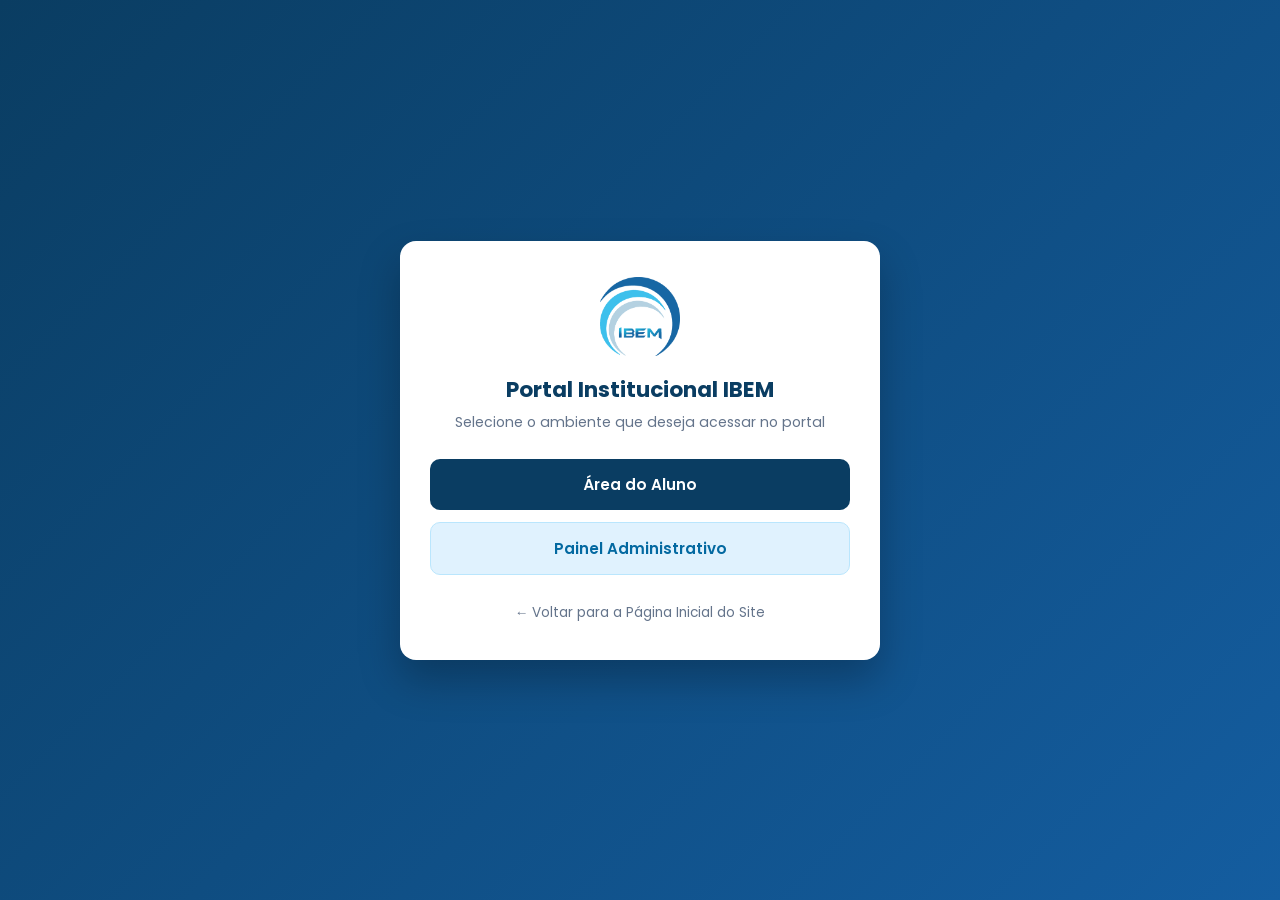
<file: portal/index.html>
<!DOCTYPE html>
<html lang="pt-BR">
<head>
  <meta charset="UTF-8">
  <meta name="viewport" content="width=device-width, initial-scale=1.0">
  <title>Portal Institucional IBEM</title>

  <link rel="preconnect" href="https://fonts.googleapis.com">
  <link rel="preconnect" href="https://fonts.gstatic.com" crossorigin>
  <link href="https://fonts.googleapis.com/css2?family=Poppins:wght@400;500;600;700&display=swap" rel="stylesheet">
  <link rel="icon" type="image/png" href="../assets/img/logo.png">

  <style>
    :root {
      --primary: #0A3D62;
      --primary-light: #145DA0;
      --accent: #0284C7;
      --surface: #FFFFFF;
      --bg: #F4F6F9;
      --text: #1E293B;
      --muted: #64748B;
      --border: #E2E8F0;
    }

    * { box-sizing: border-box; margin: 0; padding: 0; }

    body {
      font-family: 'Poppins', sans-serif;
      background: linear-gradient(135deg, #0A3D62 0%, #145DA0 100%);
      color: var(--text);
      min-height: 100vh;
      display: flex;
      align-items: center;
      justify-content: center;
      padding: 20px;
    }

    .portal-card {
      background: var(--surface);
      border-radius: 16px;
      padding: 36px 30px;
      max-width: 480px;
      width: 100%;
      box-shadow: 0 20px 40px rgba(0, 0, 0, 0.25);
      text-align: center;
    }

    .portal-logo {
      height: 65px;
      width: auto;
      margin-bottom: 18px;
    }

    h1 {
      font-size: 1.35rem;
      color: var(--primary);
      margin-bottom: 6px;
    }

    p {
      font-size: 0.88rem;
      color: var(--muted);
      margin-bottom: 26px;
    }

    .portal-options {
      display: flex;
      flex-direction: column;
      gap: 12px;
      margin-bottom: 24px;
    }

    .portal-btn {
      display: flex;
      align-items: center;
      justify-content: center;
      gap: 10px;
      padding: 14px 20px;
      border-radius: 10px;
      font-size: 0.95rem;
      font-weight: 600;
      text-decoration: none;
      transition: 0.2s;
    }

    .btn-aluno {
      background: var(--primary);
      color: #FFFFFF;
    }

    .btn-aluno:hover {
      background: var(--primary-light);
    }

    .btn-admin {
      background: #E0F2FE;
      color: #0369A1;
      border: 1.5px solid #BAE6FD;
    }

    .btn-admin:hover {
      background: #BAE6FD;
    }

    .btn-site {
      color: var(--muted);
      font-size: 0.85rem;
      text-decoration: none;
    }

    .btn-site:hover {
      color: var(--primary);
      text-decoration: underline;
    }
  </style>
</head>
<body>

  <div class="portal-card">
    <img src="../assets/img/logo.png" alt="Logotipo IBEM" class="portal-logo" width="80" height="80" style="width:80px; height:80px; margin:0 auto 16px auto; display:block; object-fit:contain;">
    <h1>Portal Institucional IBEM</h1>
    <p>Selecione o ambiente que deseja acessar no portal</p>

    <div class="portal-options">
      <a href="aluno.html" class="portal-btn btn-aluno">
        Área do Aluno
      </a>
      <a href="admin.html" class="portal-btn btn-admin">
        Painel Administrativo
      </a>
    </div>

    <a href="../index.html" class="btn-site">
      ← Voltar para a Página Inicial do Site
    </a>
  </div>

</body>
</html>
</file>
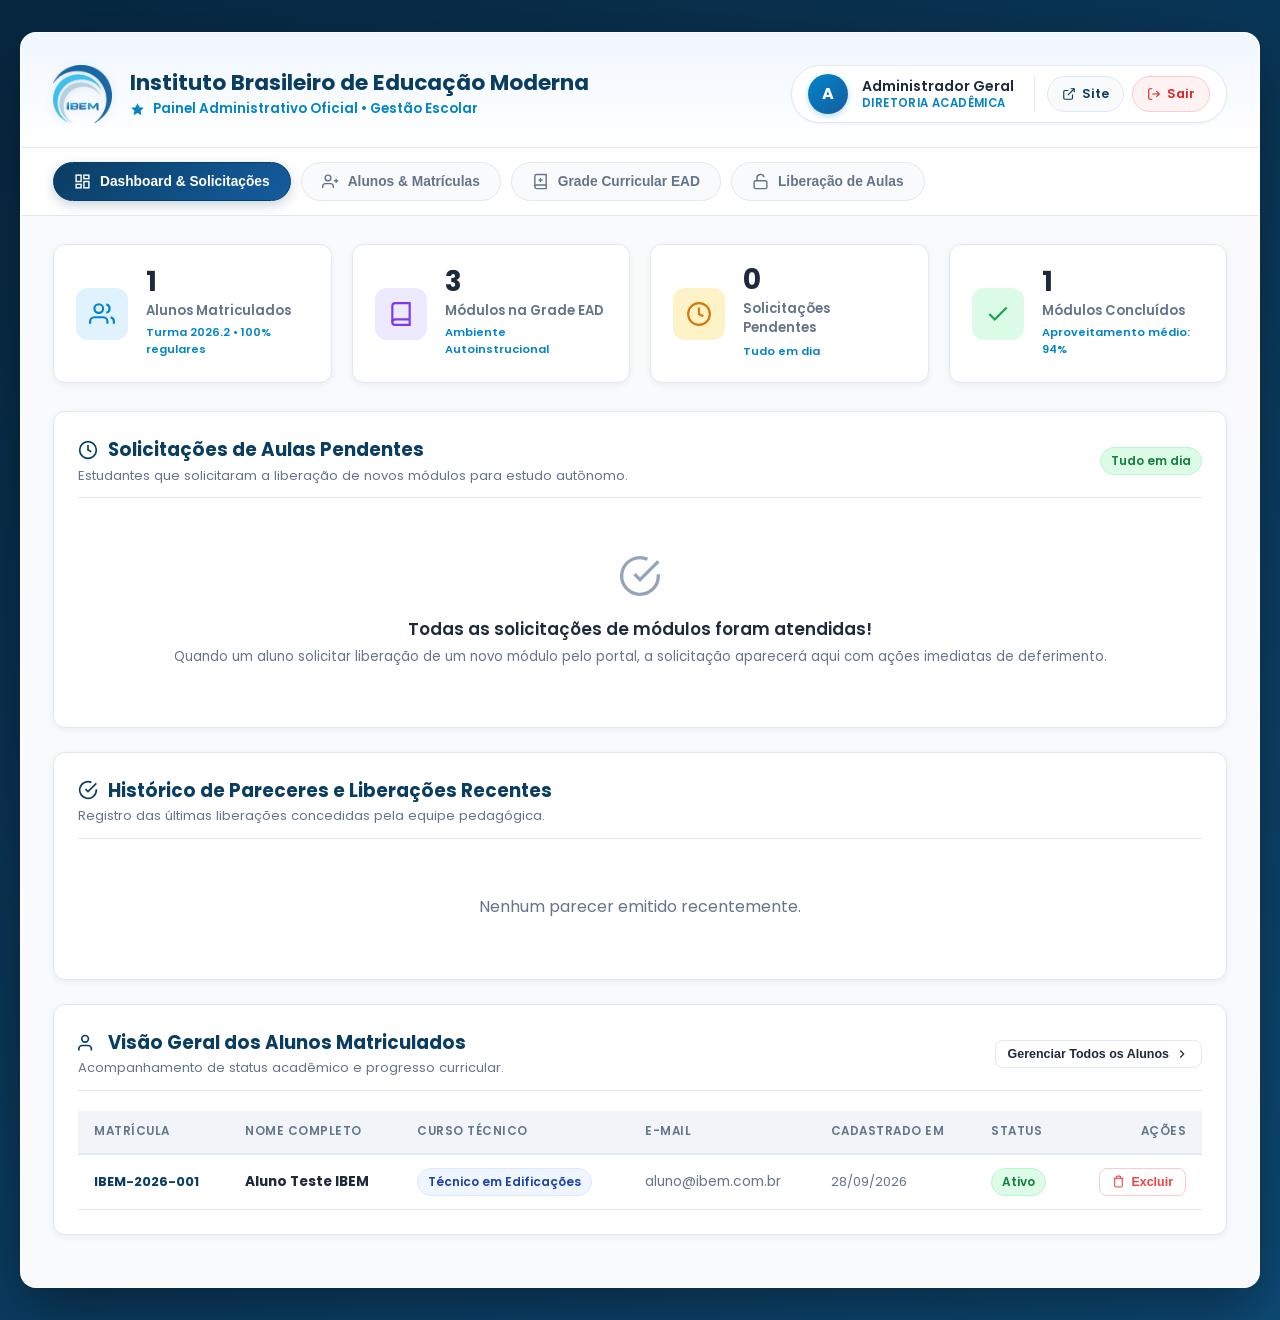
<file: portal/admin.html>
<!DOCTYPE html>
<html lang="pt-BR">

<head>
  <meta charset="UTF-8">
  <meta name="viewport" content="width=device-width, initial-scale=1.0">
  <title>IBEM - Painel Administrativo de Gestão Escolar</title>
  <meta name="description" content="Painel de Controle Oficial do Administrador do Instituto Brasileiro de Educação Moderna - Gestão de Alunos, Aulas e Liberações.">

  <!-- Google Fonts: Poppins & Inter (Fontes Oficiais IBEM) -->
  <link rel="preconnect" href="https://fonts.googleapis.com">
  <link rel="preconnect" href="https://fonts.gstatic.com" crossorigin>
  <link href="https://fonts.googleapis.com/css2?family=Poppins:wght@300;400;500;600;700;800&family=Inter:wght@400;500;600;700&display=swap" rel="stylesheet">
  <link rel="icon" type="image/png" href="../assets/img/logo.png">

  <style>
    /* ================= PALETA DE CORES & VARIÁVEIS OFICIAIS IBEM ================= */
    :root {
      --primary: #0A3D62;
      --primary-dark: #072740;
      --primary-light: #145DA0;
      --accent: #0284C7;
      --accent-hover: #0369A1;
      --accent-light: #E0F2FE;
      --success: #10B981;
      --success-dark: #059669;
      --success-light: #ECFDF5;
      --warning: #F59E0B;
      --warning-dark: #D97706;
      --warning-light: #FFFBEB;
      --danger: #EF4444;
      --danger-dark: #DC2626;
      --danger-light: #FEF2F2;
      --bg-gradient-start: #072740;
      --bg-gradient-end: #0E4B77;
      --surface: #FFFFFF;
      --surface-alt: #F8FAFC;
      --surface-hover: #F1F5F9;
      --text-main: #1E293B;
      --text-muted: #64748B;
      --border-light: #E2E8F0;
      --border-focus: #38BDF8;
      --shadow-xs: 0 1px 3px rgba(0, 0, 0, 0.05);
      --shadow-sm: 0 2px 6px rgba(10, 61, 98, 0.06);
      --shadow-md: 0 4px 16px rgba(10, 61, 98, 0.08);
      --shadow-lg: 0 12px 32px rgba(10, 61, 98, 0.12);
      --radius-sm: 8px;
      --radius-md: 12px;
      --radius-lg: 16px;
      --radius-pill: 9999px;
      --transition: all 0.22s cubic-bezier(0.4, 0, 0.2, 1);
    }

    * {
      box-sizing: border-box;
      margin: 0;
      padding: 0;
    }

    body {
      font-family: 'Poppins', 'Inter', -apple-system, BlinkMacSystemFont, "Segoe UI", Roboto, sans-serif;
      color: var(--text-main);
      background: linear-gradient(145deg, var(--bg-gradient-start) 0%, var(--bg-gradient-end) 100%);
      min-height: 100vh;
      line-height: 1.5;
      padding: 32px 20px;
      display: flex;
      justify-content: center;
      align-items: flex-start;
      -webkit-font-smoothing: antialiased;
    }

    /* Container Principal */
    .admin-wrapper {
      width: 100%;
      max-width: 1240px;
      background: var(--surface);
      border-radius: var(--radius-lg);
      box-shadow: 0 24px 60px rgba(0, 0, 0, 0.38);
      overflow: hidden;
      margin: 0 auto;
      border: 1px solid rgba(255, 255, 255, 0.15);
    }

    /* ================= CABEÇALHO HERO INSTITUCIONAL ================= */
    .admin-header {
      background: linear-gradient(180deg, #F0F7FF 0%, #FFFFFF 100%);
      padding: 32px 32px 24px 32px;
      border-bottom: 1px solid var(--border-light);
      border-radius: var(--radius-lg) var(--radius-lg) 0 0;
    }

    .header-top {
      display: flex;
      justify-content: space-between;
      align-items: center;
      flex-wrap: wrap;
      gap: 20px;
    }

    .brand-section {
      display: flex;
      align-items: center;
      gap: 18px;
    }

    .brand-logo {
      height: 58px;
      width: auto;
      object-fit: contain;
      filter: drop-shadow(0 2px 5px rgba(0, 0, 0, 0.08));
    }

    .brand-text h1 {
      font-size: 1.35rem;
      font-weight: 700;
      color: var(--primary);
      line-height: 1.3;
      margin-bottom: 2px;
    }

    .brand-text p {
      font-size: 0.84rem;
      color: var(--accent);
      font-weight: 600;
      display: flex;
      align-items: center;
      gap: 8px;
    }

    .user-profile-badge {
      display: flex;
      align-items: center;
      gap: 14px;
      background: var(--surface);
      border: 1px solid var(--border-light);
      padding: 8px 16px;
      border-radius: var(--radius-pill);
      box-shadow: var(--shadow-xs);
    }

    .user-avatar {
      width: 40px;
      height: 40px;
      background: linear-gradient(135deg, var(--accent) 0%, var(--primary-light) 100%);
      border-radius: 50%;
      display: flex;
      align-items: center;
      justify-content: center;
      color: white;
      font-weight: 700;
      font-size: 1rem;
      box-shadow: 0 2px 6px rgba(2, 132, 199, 0.3);
    }

    .user-info {
      line-height: 1.25;
    }

    .user-name {
      font-weight: 600;
      font-size: 0.88rem;
      color: var(--text-main);
    }

    .user-role {
      font-size: 0.72rem;
      color: var(--accent);
      font-weight: 600;
      text-transform: uppercase;
      letter-spacing: 0.4px;
    }

    .header-actions {
      display: flex;
      gap: 8px;
      align-items: center;
      margin-left: 6px;
      border-left: 1px solid var(--border-light);
      padding-left: 12px;
    }

    .btn-header {
      display: inline-flex;
      align-items: center;
      gap: 6px;
      padding: 7px 14px;
      border-radius: var(--radius-pill);
      font-size: 0.8rem;
      font-weight: 600;
      text-decoration: none;
      transition: var(--transition);
      border: 1px solid var(--border-light);
    }

    .btn-header-site {
      background: var(--surface-alt);
      color: var(--primary);
    }

    .btn-header-site:hover {
      background: var(--accent-light);
      color: var(--accent-hover);
      border-color: var(--accent);
    }

    .btn-header-logout {
      background: var(--danger-light);
      color: var(--danger-dark);
      border-color: #FECACA;
    }

    .btn-header-logout:hover {
      background: var(--danger);
      color: white;
    }

    /* ================= BARRA DE ABAS (PILLS NAVIGATION) ================= */
    .admin-nav {
      display: flex;
      gap: 10px;
      padding: 14px 32px;
      background: var(--surface);
      border-bottom: 1px solid var(--border-light);
      overflow-x: auto;
      scrollbar-width: thin;
    }

    .nav-tab {
      display: inline-flex;
      align-items: center;
      gap: 9px;
      padding: 10px 20px;
      background: var(--surface-alt);
      border: 1px solid var(--border-light);
      border-radius: var(--radius-pill);
      color: var(--text-muted);
      font-size: 0.86rem;
      font-weight: 600;
      cursor: pointer;
      text-decoration: none;
      transition: var(--transition);
      white-space: nowrap;
      outline: none;
    }

    .nav-tab:hover {
      color: var(--primary);
      background: #F1F5F9;
      transform: translateY(-1px);
    }

    .nav-tab.active {
      background: linear-gradient(135deg, var(--primary) 0%, var(--primary-light) 100%);
      color: white;
      border-color: var(--primary);
      box-shadow: 0 4px 12px rgba(10, 61, 98, 0.22);
    }

    .nav-tab.active svg {
      stroke: white;
    }

    .badge-counter {
      background: var(--warning);
      color: #78350F;
      font-size: 0.7rem;
      font-weight: 800;
      padding: 2px 8px;
      border-radius: var(--radius-pill);
      transition: var(--transition);
    }

    .badge-counter.active-counter {
      background: #FFFFFF;
      color: var(--primary);
    }

    /* ================= CONTEÚDO PRINCIPAL ================= */
    .admin-content {
      padding: 28px 32px;
      background: #F8FAFC;
      min-height: 560px;
    }

    /* Alertas */
    .alert-box {
      padding: 14px 20px;
      border-radius: var(--radius-md);
      margin-bottom: 24px;
      display: flex;
      align-items: center;
      justify-content: space-between;
      gap: 12px;
      font-size: 0.88rem;
      animation: slideDown 0.25s ease-out;
    }

    @keyframes slideDown {
      from { opacity: 0; transform: translateY(-8px); }
      to { opacity: 1; transform: translateY(0); }
    }

    .alert-success {
      background: var(--success-light);
      color: var(--success-dark);
      border: 1px solid #A7F3D0;
    }

    .alert-danger {
      background: var(--danger-light);
      color: var(--danger-dark);
      border: 1px solid #FECACA;
    }

    /* ================= GRID DE ESTATÍSTICAS EXECUTIVAS ================= */
    .stats-grid {
      display: grid;
      grid-template-columns: repeat(auto-fit, minmax(240px, 1fr));
      gap: 20px;
      margin-bottom: 28px;
    }

    .stat-card {
      background: var(--surface);
      border-radius: var(--radius-md);
      padding: 20px 22px;
      border: 1px solid var(--border-light);
      box-shadow: var(--shadow-sm);
      display: flex;
      align-items: center;
      gap: 18px;
      transition: var(--transition);
      position: relative;
    }

    .stat-card:hover {
      transform: translateY(-2px);
      box-shadow: var(--shadow-md);
      border-color: #CBD5E1;
    }

    .stat-icon {
      width: 52px;
      height: 52px;
      border-radius: var(--radius-md);
      display: flex;
      align-items: center;
      justify-content: center;
      flex-shrink: 0;
    }

    .stat-icon svg {
      width: 26px;
      height: 26px;
    }

    .icon-alunos { background: #E0F2FE; color: #0284C7; }
    .icon-aulas { background: #EDE9FE; color: #7C3AED; }
    .icon-pendentes { background: #FEF3C7; color: #D97706; }
    .icon-concluidas { background: #DCFCE7; color: #16A34A; }

    .stat-data {
      flex: 1;
    }

    .stat-data h3 {
      font-size: 1.75rem;
      font-weight: 700;
      color: var(--text-main);
      line-height: 1.1;
    }

    .stat-data p {
      font-size: 0.82rem;
      font-weight: 600;
      color: var(--text-muted);
      margin-top: 3px;
    }

    .stat-badge-trend {
      display: inline-block;
      font-size: 0.7rem;
      font-weight: 600;
      margin-top: 4px;
      color: var(--accent);
    }

    /* ================= SEÇÕES & CARDS ================= */
    .section-card {
      background: var(--surface);
      border-radius: var(--radius-md);
      border: 1px solid var(--border-light);
      box-shadow: var(--shadow-sm);
      padding: 24px;
      margin-bottom: 24px;
    }

    .section-header-title {
      display: flex;
      justify-content: space-between;
      align-items: center;
      margin-bottom: 20px;
      padding-bottom: 12px;
      border-bottom: 1px solid var(--border-light);
      flex-wrap: wrap;
      gap: 12px;
    }

    .section-header-title h2 {
      font-size: 1.15rem;
      font-weight: 700;
      color: var(--primary);
      display: flex;
      align-items: center;
      gap: 10px;
    }

    .section-header-title p {
      font-size: 0.82rem;
      color: var(--text-muted);
      margin-top: 2px;
    }

    /* ================= TABELAS MODERNAS INSTITUCIONAIS ================= */
    .table-responsive {
      width: 100%;
      overflow-x: auto;
    }

    .modern-table {
      width: 100%;
      border-collapse: collapse;
      text-align: left;
      font-size: 0.86rem;
    }

    .modern-table th {
      background: #F1F5F9;
      color: var(--text-muted);
      font-weight: 600;
      padding: 12px 16px;
      border-bottom: 2px solid var(--border-light);
      text-transform: uppercase;
      font-size: 0.74rem;
      letter-spacing: 0.5px;
    }

    .modern-table td {
      padding: 13px 16px;
      border-bottom: 1px solid var(--border-light);
      vertical-align: middle;
      color: var(--text-main);
    }

    .modern-table tr:hover td {
      background: #F8FAFC;
    }

    /* Badges de Status */
    .status-badge {
      display: inline-flex;
      align-items: center;
      gap: 6px;
      padding: 4px 10px;
      border-radius: var(--radius-pill);
      font-size: 0.75rem;
      font-weight: 600;
    }

    .badge-pendente {
      background: #FEF3C7;
      color: #B45309;
      border: 1px solid #FDE68A;
    }

    .badge-liberado, .badge-aprovada {
      background: #DCFCE7;
      color: #15803D;
      border: 1px solid #BBF7D0;
    }

    .badge-bloqueado, .badge-rejeitada {
      background: #FEE2E2;
      color: #B91C1C;
      border: 1px solid #FECACA;
    }

    .badge-curso {
      background: #EFF6FF;
      color: #1E40AF;
      border: 1px solid #DBEAFE;
    }

    /* ================= BOTÕES & AÇÕES ================= */
    .btn {
      display: inline-flex;
      align-items: center;
      justify-content: center;
      gap: 6px;
      padding: 8px 16px;
      font-size: 0.84rem;
      font-weight: 600;
      border-radius: var(--radius-sm);
      border: none;
      cursor: pointer;
      text-decoration: none;
      transition: var(--transition);
    }

    .btn-sm {
      padding: 6px 12px;
      font-size: 0.78rem;
    }

    .btn-primary {
      background: linear-gradient(135deg, var(--accent) 0%, var(--primary-light) 100%);
      color: white;
      box-shadow: 0 2px 8px rgba(2, 132, 199, 0.25);
    }

    .btn-primary:hover {
      background: linear-gradient(135deg, var(--accent-hover) 0%, var(--primary) 100%);
      transform: translateY(-1px);
    }

    .btn-success {
      background: var(--success);
      color: white;
      box-shadow: 0 2px 8px rgba(16, 185, 129, 0.22);
    }

    .btn-success:hover {
      background: var(--success-dark);
      transform: translateY(-1px);
    }

    .btn-danger {
      background: var(--danger);
      color: white;
    }

    .btn-danger:hover {
      background: var(--danger-dark);
    }

    .btn-outline {
      background: transparent;
      border: 1px solid var(--border-light);
      color: var(--text-main);
    }

    .btn-outline:hover {
      background: var(--surface-alt);
      border-color: var(--accent);
      color: var(--accent);
    }

    /* ================= FORMULÁRIOS ================= */
    .form-grid {
      display: grid;
      grid-template-columns: repeat(auto-fit, minmax(260px, 1fr));
      gap: 18px;
    }

    .form-group {
      margin-bottom: 16px;
    }

    .form-label {
      display: block;
      font-size: 0.82rem;
      font-weight: 600;
      color: var(--text-main);
      margin-bottom: 6px;
    }

    .form-input, .form-select, .form-textarea {
      width: 100%;
      padding: 10px 14px;
      font-size: 0.88rem;
      font-family: inherit;
      border: 1.5px solid var(--border-light);
      border-radius: var(--radius-sm);
      background: var(--surface);
      color: var(--text-main);
      transition: var(--transition);
      outline: none;
    }

    .form-input:focus, .form-select:focus, .form-textarea:focus {
      border-color: var(--accent);
      box-shadow: 0 0 0 3px rgba(2, 132, 199, 0.15);
    }

    .form-textarea {
      min-height: 120px;
      resize: vertical;
    }

    .form-helper {
      font-size: 0.75rem;
      color: var(--text-muted);
      margin-top: 4px;
    }

    .checkbox-container {
      display: flex;
      align-items: center;
      gap: 8px;
      cursor: pointer;
      font-size: 0.85rem;
      font-weight: 500;
      user-select: none;
    }

    .checkbox-container input {
      width: 16px;
      height: 16px;
      accent-color: var(--accent);
      cursor: pointer;
    }

    /* Barra de Busca de Alunos */
    .search-bar-wrapper {
      display: flex;
      gap: 12px;
      align-items: center;
      margin-bottom: 18px;
    }

    .search-input-box {
      flex: 1;
      position: relative;
    }

    .search-input-box svg {
      position: absolute;
      left: 14px;
      top: 50%;
      transform: translateY(-50%);
      color: var(--text-muted);
    }

    .search-input-box input {
      padding-left: 42px;
    }

    /* Empty State */
    .empty-state {
      text-align: center;
      padding: 36px 20px;
      color: var(--text-muted);
    }

    .empty-state svg {
      margin-bottom: 12px;
      color: #94A3B8;
    }

    .empty-state h4 {
      font-size: 1.05rem;
      font-weight: 600;
      color: var(--text-main);
      margin-bottom: 4px;
    }

    /* Grade de Aulas (Matrix) */
    .aulas-matrix {
      display: grid;
      grid-template-columns: repeat(auto-fill, minmax(280px, 1fr));
      gap: 16px;
      margin-top: 16px;
    }

    .aula-card-item {
      background: var(--surface);
      border: 1.5px solid var(--border-light);
      border-radius: var(--radius-md);
      padding: 16px;
      display: flex;
      flex-direction: column;
      justify-content: space-between;
      transition: var(--transition);
    }

    .aula-card-item.liberada {
      border-color: #86EFAC;
      background: #F0FDF4;
    }

    .aula-card-top {
      display: flex;
      justify-content: space-between;
      align-items: flex-start;
      margin-bottom: 10px;
    }

    .aula-card-num {
      background: var(--surface-alt);
      font-size: 0.72rem;
      font-weight: 700;
      padding: 2px 8px;
      border-radius: var(--radius-pill);
      color: var(--primary);
      border: 1px solid var(--border-light);
    }

    .aula-card-title {
      font-size: 0.92rem;
      font-weight: 600;
      color: var(--text-main);
      margin-bottom: 8px;
      line-height: 1.3;
    }

    .aula-card-desc {
      font-size: 0.78rem;
      color: var(--text-muted);
      margin-bottom: 14px;
      display: -webkit-box;
      -webkit-line-clamp: 2;
      line-clamp: 2;
      -webkit-box-orient: vertical;
      overflow: hidden;
      max-height: 2.8em;
    }

    /* Responsividade */
    @media (max-width: 900px) {
      body {
        padding: 12px 8px;
      }
      .admin-header {
        padding: 20px 18px;
      }
      .admin-nav {
        padding: 12px 18px;
      }
      .admin-content {
        padding: 20px 16px;
      }
      .header-top {
        flex-direction: column;
        align-items: flex-start;
      }
      .user-profile-badge {
        width: 100%;
        justify-content: space-between;
      }
    }
  </style>
</head>

<body>

  <main class="admin-wrapper">

    <!-- ================= CABEÇALHO / HERO ================= -->
    <header class="admin-header">
      <div class="header-top">
        <div class="brand-section">
          <img src="../assets/img/logo.png" alt="Instituto Brasileiro de Educação Moderna" class="brand-logo">
          <div class="brand-text">
            <h1>Instituto Brasileiro de Educação Moderna</h1>
            <p>
              <svg width="15" height="15" viewBox="0 0 24 24" fill="currentColor">
                <path d="M12 2l3.09 6.26L22 9.27l-5 4.87 1.18 6.88L12 17.77l-6.18 3.25L7 14.14 2 9.27l6.91-1.01L12 2z"/>
              </svg>
              <span>Painel Administrativo Oficial &bull; Gestão Escolar</span>
            </p>
          </div>
        </div>

        <div class="user-profile-badge">
          <div class="user-avatar" id="avatarLetra">A</div>
          <div class="user-info">
            <div class="user-name" id="adminNomeExibicao">Administrador Geral</div>
            <div class="user-role">Diretoria Acadêmica</div>
          </div>
          <div class="header-actions">
            <a href="../index.html" class="btn-header btn-header-site" title="Acessar o portal público">
              <svg width="14" height="14" viewBox="0 0 24 24" fill="none" stroke="currentColor" stroke-width="2">
                <path d="M18 13v6a2 2 0 0 1-2 2H5a2 2 0 0 1-2-2V8a2 2 0 0 1 2-2h6"></path>
                <polyline points="15 3 21 3 21 9"></polyline>
                <line x1="10" y1="14" x2="21" y2="3"></line>
              </svg>
              <span>Site</span>
            </a>
            <a href="logout.php" onclick="sairPainel(event)" class="btn-header btn-header-logout" title="Encerrar sessão de administrador">
              <svg width="14" height="14" viewBox="0 0 24 24" fill="none" stroke="currentColor" stroke-width="2">
                <path d="M9 21H5a2 2 0 0 1-2-2V5a2 2 0 0 1 2-2h4"></path>
                <polyline points="16 17 21 12 16 7"></polyline>
                <line x1="21" y1="12" x2="9" y2="12"></line>
              </svg>
              <span>Sair</span>
            </a>
          </div>
        </div>
      </div>
    </header>

    <!-- ================= BARRA DE ABAS (PILLS NAVIGATION) ================= -->
    <nav class="admin-nav">
      <button type="button" onclick="mudarAba('dashboard')" id="nav-dashboard" class="nav-tab active">
        <svg width="17" height="17" viewBox="0 0 24 24" fill="none" stroke="currentColor" stroke-width="2">
          <rect x="3" y="3" width="7" height="9"></rect>
          <rect x="14" y="3" width="7" height="5"></rect>
          <rect x="14" y="12" width="7" height="9"></rect>
          <rect x="3" y="16" width="7" height="5"></rect>
        </svg>
        <span>Dashboard & Solicitações</span>
        <span id="badgeContadorPendentes" class="badge-counter" style="display:none;">0</span>
      </button>

      <button type="button" onclick="mudarAba('alunos')" id="nav-alunos" class="nav-tab">
        <svg width="17" height="17" viewBox="0 0 24 24" fill="none" stroke="currentColor" stroke-width="2">
          <path d="M16 21v-2a4 4 0 0 0-4-4H5a4 4 0 0 0-4 4v2"></path>
          <circle cx="8.5" cy="7" r="4"></circle>
          <line x1="20" y1="8" x2="20" y2="14"></line>
          <line x1="23" y1="11" x2="17" y2="11"></line>
        </svg>
        <span>Alunos & Matrículas</span>
      </button>

      <button type="button" onclick="mudarAba('aulas')" id="nav-aulas" class="nav-tab">
        <svg width="17" height="17" viewBox="0 0 24 24" fill="none" stroke="currentColor" stroke-width="2">
          <path d="M4 19.5A2.5 2.5 0 0 1 6.5 17H20"></path>
          <path d="M6.5 2H20v20H6.5A2.5 2.5 0 0 1 4 19.5v-15A2.5 2.5 0 0 1 6.5 2z"></path>
          <line x1="12" y1="7" x2="12" y2="13"></line>
          <line x1="9" y1="10" x2="15" y2="10"></line>
        </svg>
        <span>Grade Curricular EAD</span>
      </button>

      <button type="button" onclick="mudarAba('liberar')" id="nav-liberar" class="nav-tab">
        <svg width="17" height="17" viewBox="0 0 24 24" fill="none" stroke="currentColor" stroke-width="2">
          <rect x="3" y="11" width="18" height="11" rx="2" ry="2"></rect>
          <path d="M7 11V7a5 5 0 0 1 9.9-1"></path>
        </svg>
        <span>Liberação de Aulas</span>
      </button>
    </nav>

    <!-- ================= CONTEÚDO DAS ABAS ================= -->
    <div class="admin-content">

      <!-- Alertas Dinâmicos -->
      <div id="alertaSucesso" class="alert-box alert-success" style="display:none;"></div>
      <div id="alertaErro" class="alert-box alert-danger" style="display:none;"></div>

      <!-- ================= ABA 1: DASHBOARD & SOLICITAÇÕES ================= -->
      <div id="pane-dashboard" class="tab-pane">

        <!-- 4 Cards de Métricas Rápidas -->
        <div class="stats-grid">
          <div class="stat-card">
            <div class="stat-icon icon-alunos">
              <svg viewBox="0 0 24 24" fill="none" stroke="currentColor" stroke-width="2">
                <path d="M17 21v-2a4 4 0 0 0-4-4H5a4 4 0 0 0-4 4v2"></path>
                <circle cx="9" cy="7" r="4"></circle>
                <path d="M23 21v-2a4 4 0 0 0-3-3.87"></path>
                <path d="M16 3.13a4 4 0 0 1 0 7.75"></path>
              </svg>
            </div>
            <div class="stat-data">
              <h3 id="statTotalAlunos">0</h3>
              <p>Alunos Matriculados</p>
              <span class="stat-badge-trend">Turma 2026.2 &bull; 100% regulares</span>
            </div>
          </div>

          <div class="stat-card">
            <div class="stat-icon icon-aulas">
              <svg viewBox="0 0 24 24" fill="none" stroke="currentColor" stroke-width="2">
                <path d="M4 19.5A2.5 2.5 0 0 1 6.5 17H20"></path>
                <path d="M6.5 2H20v20H6.5A2.5 2.5 0 0 1 4 19.5v-15A2.5 2.5 0 0 1 6.5 2z"></path>
              </svg>
            </div>
            <div class="stat-data">
              <h3 id="statTotalAulas">3</h3>
              <p>Módulos na Grade EAD</p>
              <span class="stat-badge-trend">Ambiente Autoinstrucional</span>
            </div>
          </div>

          <div class="stat-card" id="cardPendentesWrapper">
            <div class="stat-icon icon-pendentes">
              <svg viewBox="0 0 24 24" fill="none" stroke="currentColor" stroke-width="2">
                <circle cx="12" cy="12" r="10"></circle>
                <polyline points="12 6 12 12 16 14"></polyline>
              </svg>
            </div>
            <div class="stat-data">
              <h3 id="statTotalPendentes">0</h3>
              <p>Solicitações Pendentes</p>
              <span class="stat-badge-trend" id="subtextoPendentes">Aguardando liberação</span>
            </div>
          </div>

          <div class="stat-card">
            <div class="stat-icon icon-concluidas">
              <svg viewBox="0 0 24 24" fill="none" stroke="currentColor" stroke-width="2">
                <polyline points="20 6 9 17 4 12"></polyline>
              </svg>
            </div>
            <div class="stat-data">
              <h3 id="statTotalConclusoes">0</h3>
              <p>Módulos Concluídos</p>
              <span class="stat-badge-trend">Aproveitamento médio: 94%</span>
            </div>
          </div>
        </div>

        <!-- Seção 1: Solicitações de Aulas Pendentes -->
        <div class="section-card">
          <div class="section-header-title">
            <div>
              <h2>
                <svg width="20" height="20" viewBox="0 0 24 24" fill="none" stroke="currentColor" stroke-width="2">
                  <circle cx="12" cy="12" r="10"></circle>
                  <polyline points="12 6 12 12 16 14"></polyline>
                </svg>
                <span>Solicitações de Aulas Pendentes</span>
              </h2>
              <p>Estudantes que solicitaram a liberação de novos módulos para estudo autônomo.</p>
            </div>
            <div id="badgePendentesHeader"></div>
          </div>

          <div id="containerSolicitacoes"></div>
        </div>

        <!-- Seção 2: Histórico Recente de Solicitações Respondidas -->
        <div class="section-card">
          <div class="section-header-title">
            <div>
              <h2>
                <svg width="20" height="20" viewBox="0 0 24 24" fill="none" stroke="currentColor" stroke-width="2">
                  <path d="M22 11.08V12a10 10 0 1 1-5.93-9.14"></path>
                  <polyline points="22 4 12 14.01 9 11.01"></polyline>
                </svg>
                <span>Histórico de Pareceres e Liberações Recentes</span>
              </h2>
              <p>Registro das últimas liberações concedidas pela equipe pedagógica.</p>
            </div>
          </div>

          <div id="containerHistorico"></div>
        </div>

        <!-- Seção 3: Quadro Rápido de Estudantes Ativos -->
        <div class="section-card">
          <div class="section-header-title">
            <div>
              <h2>
                <svg width="20" height="20" viewBox="0 0 24 24" fill="none" stroke="currentColor" stroke-width="2">
                  <path d="M16 21v-2a4 4 0 0 0-4-4H5a4 4 0 0 0-4 4v2"></path>
                  <circle cx="8.5" cy="7" r="4"></circle>
                </svg>
                <span>Visão Geral dos Alunos Matriculados</span>
              </h2>
              <p>Acompanhamento de status acadêmico e progresso curricular.</p>
            </div>
            <button type="button" class="btn btn-outline btn-sm" onclick="mudarAba('alunos')">
              <span>Gerenciar Todos os Alunos</span>
              <svg width="14" height="14" viewBox="0 0 24 24" fill="none" stroke="currentColor" stroke-width="2"><polyline points="9 18 15 12 9 6"></polyline></svg>
            </button>
          </div>

          <div id="containerAlunosResumo"></div>
        </div>

      </div>

      <!-- ================= ABA 2: ALUNOS & MATRÍCULAS ================= -->
      <div id="pane-alunos" class="tab-pane" style="display:none;">

        <!-- Formulário de Cadastro de Aluno -->
        <div class="section-card">
          <div class="section-header-title">
            <div>
              <h2>
                <svg width="20" height="20" viewBox="0 0 24 24" fill="none" stroke="currentColor" stroke-width="2">
                  <path d="M16 21v-2a4 4 0 0 0-4-4H5a4 4 0 0 0-4 4v2"></path>
                  <circle cx="8.5" cy="7" r="4"></circle>
                  <line x1="20" y1="8" x2="20" y2="14"></line>
                  <line x1="23" y1="11" x2="17" y2="11"></line>
                </svg>
                <span>Cadastrar Novo Aluno no Sistema</span>
              </h2>
              <p>Cadastre o estudante para conceder acesso imediato ao ambiente do aluno.</p>
            </div>
          </div>

          <form onsubmit="cadastrarAluno(event)">
            <div class="form-grid">
              <div class="form-group">
                <label class="form-label" for="alunoNome">Nome Completo *</label>
                <input type="text" id="alunoNome" class="form-input" placeholder="Ex: Carlos Eduardo de Sousa" required>
              </div>

              <div class="form-group">
                <label class="form-label" for="alunoEmail">E-mail Institucional de Acesso *</label>
                <input type="email" id="alunoEmail" class="form-input" placeholder="carlos.sousa@ibem.com.br" required>
              </div>

              <div class="form-group">
                <label class="form-label" for="alunoCurso">Curso Técnico Matriculado *</label>
                <select id="alunoCurso" class="form-select" required>
                  <option value="Técnico em Edificações">Técnico em Edificações</option>
                  <option value="Técnico em Administração">Técnico em Administração</option>
                  <option value="Técnico em Eletrotécnica">Técnico em Eletrotécnica</option>
                  <option value="Técnico em Segurança do Trabalho">Técnico em Segurança do Trabalho</option>
                  <option value="Técnico em Mecânica">Técnico em Mecânica</option>
                  <option value="Técnico em Logística">Técnico em Logística</option>
                  <option value="Técnico em Recursos Humanos">Técnico em Recursos Humanos</option>
                  <option value="Técnico em Contabilidade">Técnico em Contabilidade</option>
                  <option value="Técnico em Meio Ambiente">Técnico em Meio Ambiente</option>
                  <option value="Técnico em Marketing">Técnico em Marketing</option>
                  <option value="Técnico em Design de Interiores">Técnico em Design de Interiores</option>
                  <option value="Técnico em Automação Industrial">Técnico em Automação Industrial</option>
                </select>
              </div>

              <div class="form-group">
                <label class="form-label" for="alunoSenha">Senha Provisória *</label>
                <div style="display:flex; gap:8px;">
                  <input type="password" id="alunoSenha" class="form-input" placeholder="Mínimo 6 dígitos" required>
                  <button type="button" class="btn btn-outline btn-sm" onclick="gerarSenhaAleatoria()" title="Gerar senha segura">Gerar</button>
                  <button type="button" class="btn btn-outline btn-sm" onclick="toggleSenha('alunoSenha', this)">Exibir</button>
                </div>
              </div>
            </div>

            <div style="display:flex; justify-content:space-between; align-items:center; flex-wrap:wrap; gap:16px; margin-top:10px;">
              <label class="checkbox-container">
                <input type="checkbox" id="alunoLiberarPrimeira" checked>
                <span>Liberar automaticamente o <strong>Módulo 1</strong> após a matrícula</span>
              </label>

              <button type="submit" class="btn btn-primary">
                <svg width="15" height="15" viewBox="0 0 24 24" fill="none" stroke="currentColor" stroke-width="2.5"><polyline points="20 6 9 17 4 12"></polyline></svg>
                <span>Concluir Matrícula do Aluno</span>
              </button>
            </div>
          </form>
        </div>

        <!-- Tabela Completa de Alunos -->
        <div class="section-card">
          <div class="section-header-title">
            <div>
              <h2>
                <svg width="20" height="20" viewBox="0 0 24 24" fill="none" stroke="currentColor" stroke-width="2">
                  <path d="M17 21v-2a4 4 0 0 0-4-4H5a4 4 0 0 0-4 4v2"></path>
                  <circle cx="9" cy="7" r="4"></circle>
                </svg>
                <span>Relação Geral de Alunos Cadastrados</span>
              </h2>
              <p>Pesquise, filtre ou gerencie as permissões e dados dos alunos.</p>
            </div>
          </div>

          <div class="search-bar-wrapper">
            <div class="search-input-box">
              <svg width="16" height="16" viewBox="0 0 24 24" fill="none" stroke="currentColor" stroke-width="2">
                <circle cx="11" cy="11" r="8"></circle>
                <line x1="21" y1="21" x2="16.65" y2="16.65"></line>
              </svg>
              <input type="text" id="filtroAlunosInput" class="form-input" placeholder="Buscar aluno por nome, e-mail ou curso técnico..." onkeyup="filtrarAlunos()">
            </div>
          </div>

          <div id="containerTabelaAlunos"></div>
        </div>

      </div>

      <!-- ================= ABA 3: GRADE CURRICULAR & AULAS ================= -->
      <div id="pane-aulas" class="tab-pane" style="display:none;">

        <div class="section-card">
          <div class="section-header-title">
            <div>
              <h2>
                <svg width="20" height="20" viewBox="0 0 24 24" fill="none" stroke="currentColor" stroke-width="2">
                  <path d="M12 5v14M5 12h14"></path>
                </svg>
                <span>Cadastrar Novo Módulo / Aula</span>
              </h2>
              <p>Adicione conteúdos textuais e didáticos à grade curricular autoinstrucional.</p>
            </div>
          </div>

          <form onsubmit="cadastrarAula(event)">
            <div class="form-grid">
              <div class="form-group" style="grid-column: span 2;">
                <label class="form-label" for="aulaTitulo">Título do Módulo Curricular *</label>
                <input type="text" id="aulaTitulo" class="form-input" placeholder="Ex: Módulo 4 - Legislação Profissional e Normas Técnicas" required>
              </div>

              <div class="form-group">
                <label class="form-label" for="aulaOrdem">Ordem na Grade Curricular *</label>
                <input type="number" id="aulaOrdem" class="form-input" value="4" min="1" required>
              </div>
            </div>

            <div class="form-group">
              <label class="form-label" for="aulaTexto">Conteúdo Didático da Aula (Texto estruturado) *</label>
              <textarea id="aulaTexto" class="form-textarea" placeholder="Insira o conteúdo didático da aula, orientações de estudo, referências e atividades práticas..." required></textarea>
              <div class="form-helper">O sistema possui narração por voz (SpeechSynthesis) para os alunos acompanharem o texto por áudio.</div>
            </div>

            <div style="display:flex; justify-content:space-between; align-items:center; flex-wrap:wrap; gap:16px;">
              <label class="checkbox-container">
                <input type="checkbox" id="aulaLiberarTodos">
                <span>Liberar imediatamente este novo módulo para <strong>todos os alunos cadastrados</strong></span>
              </label>

              <button type="submit" class="btn btn-primary">
                <svg width="15" height="15" viewBox="0 0 24 24" fill="none" stroke="currentColor" stroke-width="2.5"><polyline points="20 6 9 17 4 12"></polyline></svg>
                <span>Adicionar Módulo à Grade</span>
              </button>
            </div>
          </form>
        </div>

        <div class="section-card">
          <div class="section-header-title">
            <div>
              <h2>
                <svg width="20" height="20" viewBox="0 0 24 24" fill="none" stroke="currentColor" stroke-width="2">
                  <path d="M4 19.5A2.5 2.5 0 0 1 6.5 17H20"></path>
                  <path d="M6.5 2H20v20H6.5A2.5 2.5 0 0 1 4 19.5v-15A2.5 2.5 0 0 1 6.5 2z"></path>
                </svg>
                <span>Estrutura Curricular Cadastrada</span>
              </h2>
              <p>Módulos atualmente disponíveis no ambiente virtual de aprendizagem.</p>
            </div>
          </div>

          <div id="containerListaAulas"></div>
        </div>

      </div>

      <!-- ================= ABA 4: LIBERAÇÃO DE AULAS ================= -->
      <div id="pane-liberar" class="tab-pane" style="display:none;">

        <div class="section-card">
          <div class="section-header-title">
            <div>
              <h2>
                <svg width="20" height="20" viewBox="0 0 24 24" fill="none" stroke="currentColor" stroke-width="2">
                  <rect x="3" y="11" width="18" height="11" rx="2" ry="2"></rect>
                  <path d="M7 11V7a5 5 0 0 1 9.9-1"></path>
                </svg>
                <span>Gerenciamento Individual de Acessos por Aluno</span>
              </h2>
              <p>Selecione um aluno para conceder ou revogar acesso a cada módulo individualmente.</p>
            </div>
          </div>

          <div class="form-group" style="max-width: 480px;">
            <label class="form-label" for="selectAlunoLiberar">Selecione o Aluno para Gestão:</label>
            <select id="selectAlunoLiberar" class="form-select" onchange="carregarMatrizAluno()">
              <!-- Preenchido via JavaScript -->
            </select>
          </div>

          <div style="margin-top:20px;">
            <div style="display:flex; justify-content:space-between; align-items:center; flex-wrap:wrap; gap:12px; margin-bottom:14px;">
              <h3 style="font-size:0.96rem; font-weight:700; color:var(--primary);">Status dos Módulos para o Aluno</h3>
              <button type="button" class="btn btn-outline btn-sm" onclick="liberarTodasAlunoSelecionado()">
                <svg width="14" height="14" viewBox="0 0 24 24" fill="none" stroke="currentColor" stroke-width="2"><polyline points="20 6 9 17 4 12"></polyline></svg>
                <span>Liberar Todos os Módulos para este Aluno</span>
              </button>
            </div>

            <div id="containerMatrizAulas" class="aulas-matrix"></div>
          </div>
        </div>

        <!-- Liberação Coletiva em Lote -->
        <div class="section-card">
          <div class="section-header-title">
            <div>
              <h2>
                <svg width="20" height="20" viewBox="0 0 24 24" fill="none" stroke="currentColor" stroke-width="2">
                  <path d="M17 21v-2a4 4 0 0 0-4-4H5a4 4 0 0 0-4 4v2"></path>
                  <circle cx="9" cy="7" r="4"></circle>
                  <path d="M23 21v-2a4 4 0 0 0-3-3.87"></path>
                  <path d="M16 3.13a4 4 0 0 1 0 7.75"></path>
                </svg>
                <span>Liberação Coletiva em Lote (Toda a Turma)</span>
              </h2>
              <p>Libere um módulo específico simultaneamente para todos os alunos cadastrados.</p>
            </div>
          </div>

          <div style="display:flex; gap:12px; align-items:flex-end; flex-wrap:wrap; max-width:650px;">
            <div class="form-group" style="flex:1; margin-bottom:0; min-width:260px;">
              <label class="form-label" for="selectAulaColetiva">Módulo para Liberação Geral:</label>
              <select id="selectAulaColetiva" class="form-select">
                <!-- Preenchido via JavaScript -->
              </select>
            </div>

            <button type="button" class="btn btn-primary" onclick="liberarAulaParaTodos()">
              <svg width="14" height="14" viewBox="0 0 24 24" fill="none" stroke="currentColor" stroke-width="2"><polyline points="20 6 9 17 4 12"></polyline></svg>
              <span>Liberar para Toda a Turma</span>
            </button>
          </div>
        </div>

      </div>

    </div>

  </main>

  <!-- ================= LÓGICA JAVASCRIPT INSTITUCIONAL ================= -->
  <script>
    /* Nomes fictícios para expurgo imediato do LocalStorage */
    const NOMES_FICTICIOS = [
      "Mariana Souza Oliveira",
      "Carlos Eduardo Mendes",
      "Amanda Beatriz Carvalho",
      "Lucas Vinícius Rocha"
    ];

    /* Dados Oficiais de Inicialização do IBEM: Apenas a conta de testes oficial */
    const alunosPadrao = [
      { id: 1, matricula: "IBEM-2026-001", nome: "Aluno Teste IBEM", email: "aluno@ibem.com.br", curso: "Técnico em Edificações", data: "28/09/2026", status: "Ativo" }
    ];

    const aulasPadrao = [
      { id: 1, ordem: 1, titulo: "Módulo 1 - Introdução e Fundamentos Profissionais", texto: "Bem-vindo ao primeiro módulo do seu curso no IBEM! Neste bloco introdutório, abordamos os princípios fundamentais da formação técnica, ética e postura no ambiente corporativo.", liberado: true, concluido: true },
      { id: 2, ordem: 2, titulo: "Módulo 2 - Prática Operacional e Ferramentas Técnicas", texto: "Neste módulo de consolidação operacional, você terá contato com ferramentas e métodos de rotina de trabalho, normas regulamentadoras e rotinas operacionais.", liberado: false, concluido: false },
      { id: 3, ordem: 3, titulo: "Módulo 3 - Preparação para o Mercado de Trabalho", texto: "Elaboração de currículo técnico profissional, entrevistas de emprego estruturadas e encaminhamento ao banco de talentos de empresas conveniadas ao IBEM.", liberado: false, concluido: false }
    ];

    const solicitacoesPadrao = [];
    const historicoPadrao = [];

    /* Gerenciamento de Persistência no LocalStorage com Limpeza Automática */
    function getAlunos() {
      const salvo = localStorage.getItem('ibem_alunos');
      if (salvo !== null) {
        try {
          const parsed = JSON.parse(salvo);
          if (Array.isArray(parsed)) {
            // Remove alunos fictícios mockados se ainda existirem
            const filtrados = parsed.filter(a => !NOMES_FICTICIOS.includes(a.nome));
            if (filtrados.length !== parsed.length) {
              saveAlunos(filtrados);
            }
            return filtrados;
          }
        } catch (e) {}
      }
      localStorage.setItem('ibem_alunos', JSON.stringify(alunosPadrao));
      return alunosPadrao;
    }

    function saveAlunos(arr) {
      localStorage.setItem('ibem_alunos', JSON.stringify(arr));
    }

    function getAulas() {
      const salvo = localStorage.getItem('ibem_modulos');
      if (salvo) {
        try {
          const parsed = JSON.parse(salvo);
          if (Array.isArray(parsed) && parsed.length > 0) return parsed;
        } catch (e) {}
      }
      localStorage.setItem('ibem_modulos', JSON.stringify(aulasPadrao));
      return aulasPadrao;
    }

    function saveAulas(arr) {
      localStorage.setItem('ibem_modulos', JSON.stringify(arr));
    }

    function getSolicitacoes() {
      const salvo = localStorage.getItem('ibem_solicitacoes');
      if (salvo) {
        try {
          let parsed = JSON.parse(salvo);
          if (Array.isArray(parsed)) {
            parsed = parsed.filter(s => !NOMES_FICTICIOS.includes(s.usuario));
            saveSolicitacoes(parsed);
            return parsed;
          }
        } catch (e) {}
      }
      return [];
    }

    function saveSolicitacoes(arr) {
      localStorage.setItem('ibem_solicitacoes', JSON.stringify(arr));
    }

    function getHistorico() {
      const salvo = localStorage.getItem('ibem_historico');
      if (salvo) {
        try {
          let parsed = JSON.parse(salvo);
          if (Array.isArray(parsed)) {
            parsed = parsed.filter(h => !NOMES_FICTICIOS.includes(h.usuario));
            saveHistorico(parsed);
            return parsed;
          }
        } catch (e) {}
      }
      return [];
    }

    function saveHistorico(arr) {
      localStorage.setItem('ibem_historico', JSON.stringify(arr));
    }

    /* Alternância de Abas */
    function mudarAba(nomeAba) {
      document.querySelectorAll('.nav-tab').forEach(b => b.classList.remove('active'));
      document.querySelectorAll('.tab-pane').forEach(p => p.style.display = 'none');

      const btn = document.getElementById('nav-' + nomeAba);
      const pane = document.getElementById('pane-' + nomeAba);
      if (btn) btn.classList.add('active');
      if (pane) pane.style.display = 'block';

      renderizarTudo();
    }

    /* Alertas Visuais */
    function mostrarAlerta(msg, tipo = 'sucesso') {
      const box = tipo === 'sucesso' ? document.getElementById('alertaSucesso') : document.getElementById('alertaErro');
      if (box) {
        box.innerHTML = `
          <div style="display:flex; align-items:center; gap:10px;">
            <svg width="20" height="20" viewBox="0 0 24 24" fill="none" stroke="currentColor" stroke-width="2">
              ${tipo === 'sucesso' ? '<path d="M22 11.08V12a10 10 0 1 1-5.93-9.14"></path><polyline points="22 4 12 14.01 9 11.01"></polyline>' : '<circle cx="12" cy="12" r="10"></circle><line x1="12" y1="8" x2="12" y2="12"></line><line x1="12" y1="16" x2="12.01" y2="16"></line>'}
            </svg>
            <span>${msg}</span>
          </div>
          <button type="button" onclick="this.parentElement.style.display='none'" style="background:none; border:none; cursor:pointer; color:inherit; font-size:1.3rem;">&times;</button>
        `;
        box.style.display = 'flex';
        setTimeout(() => { box.style.display = 'none'; }, 4500);
      }
    }

    /* Aprovação e Recusa de Solicitações */
    function aprovarSolicitacao(id) {
      const solicitacoes = getSolicitacoes();
      const index = solicitacoes.findIndex(s => s.id === id);
      if (index !== -1) {
        const sol = solicitacoes[index];
        sol.status = 'aprovada';

        // Registra no histórico
        const historico = getHistorico();
        historico.unshift({
          id: Date.now(),
          usuario: sol.usuario,
          modulo_titulo: sol.modulo_titulo,
          data_solic: sol.data,
          data_resp: new Date().toLocaleDateString('pt-BR') + ' ' + new Date().toLocaleTimeString('pt-BR', { hour: '2-digit', minute: '2-digit' }),
          status: 'aprovada'
        });
        saveHistorico(historico);

        // Remove das pendentes ativas
        solicitacoes.splice(index, 1);
        saveSolicitacoes(solicitacoes);

        // Atualiza matriz de progresso do aluno se for o aluno teste
        const aulas = getAulas();
        const aula = aulas.find(a => a.id === sol.modulo_id);
        if (aula) {
          aula.liberado = true;
          saveAulas(aulas);
        }

        mostrarAlerta(`Módulo curricular liberado com sucesso para o estudante <strong>${sol.usuario}</strong>.`);
        renderizarTudo();
      }
    }

    function rejeitarSolicitacao(id) {
      if (confirm("Confirmar a recusa desta solicitação de módulo?")) {
        const solicitacoes = getSolicitacoes();
        const index = solicitacoes.findIndex(s => s.id === id);
        if (index !== -1) {
          const sol = solicitacoes[index];

          const historico = getHistorico();
          historico.unshift({
            id: Date.now(),
            usuario: sol.usuario,
            modulo_titulo: sol.modulo_titulo,
            data_solic: sol.data,
            data_resp: new Date().toLocaleDateString('pt-BR') + ' ' + new Date().toLocaleTimeString('pt-BR', { hour: '2-digit', minute: '2-digit' }),
            status: 'rejeitada'
          });
          saveHistorico(historico);

          solicitacoes.splice(index, 1);
          saveSolicitacoes(solicitacoes);

          mostrarAlerta(`Solicitação do aluno <strong>${sol.usuario}</strong> foi recusada.`);
          renderizarTudo();
        }
      }
    }

    /* Cadastro de Aluno */
    function cadastrarAluno(event) {
      event.preventDefault();
      const nome = document.getElementById('alunoNome').value.trim();
      const email = document.getElementById('alunoEmail').value.trim();
      const curso = document.getElementById('alunoCurso').value;
      const senha = document.getElementById('alunoSenha').value;
      const liberarPrimeira = document.getElementById('alunoLiberarPrimeira').checked;

      const alunos = getAlunos();
      if (alunos.some(a => a.email.toLowerCase() === email.toLowerCase())) {
        mostrarAlerta("Já existe um aluno cadastrado com este e-mail institucional.", "erro");
        return;
      }

      const novoId = Date.now();
      const novaMatricula = "IBEM-2026-" + String(alunos.length + 1).padStart(3, '0');

      alunos.push({
        id: novoId,
        matricula: novaMatricula,
        nome: nome,
        email: email,
        curso: curso,
        data: new Date().toLocaleDateString('pt-BR'),
        status: "Ativo"
      });
      saveAlunos(alunos);

      document.getElementById('alunoNome').value = '';
      document.getElementById('alunoEmail').value = '';
      document.getElementById('alunoSenha').value = '';

      mostrarAlerta(`Aluno <strong>${nome}</strong> matriculado com sucesso sob matrícula <strong>${novaMatricula}</strong>.`);
      renderizarTudo();
    }

    /* Excluir Aluno */
    function excluirAluno(id) {
      const alunos = getAlunos();
      const aluno = alunos.find(a => String(a.id) === String(id));
      const nomeAluno = aluno ? aluno.nome : 'o aluno';

      if (confirm(`Deseja realmente remover a matrícula de "${nomeAluno}" do sistema?`)) {
        const novosAlunos = alunos.filter(a => String(a.id) !== String(id));
        saveAlunos(novosAlunos);

        // Se houver solicitações pendentes deste aluno, remove também
        if (aluno) {
          let solicitacoes = getSolicitacoes();
          solicitacoes = solicitacoes.filter(s => s.usuario !== aluno.nome && s.email !== aluno.email);
          saveSolicitacoes(solicitacoes);
        }

        mostrarAlerta(`Matrícula do aluno <strong>${nomeAluno}</strong> foi removida.`);
        renderizarTudo();
      }
    }

    /* Cadastrar Aula */
    function cadastrarAula(event) {
      event.preventDefault();
      const titulo = document.getElementById('aulaTitulo').value.trim();
      const ordem = parseInt(document.getElementById('aulaOrdem').value);
      const texto = document.getElementById('aulaTexto').value.trim();
      const liberarTodos = document.getElementById('aulaLiberarTodos').checked;

      const aulas = getAulas();
      const novoId = aulas.length > 0 ? Math.max(...aulas.map(a => a.id)) + 1 : 1;

      aulas.push({
        id: novoId,
        ordem: ordem,
        titulo: titulo,
        texto: texto,
        liberado: liberarTodos,
        concluido: false
      });
      saveAulas(aulas);

      document.getElementById('aulaTitulo').value = '';
      document.getElementById('aulaTexto').value = '';
      document.getElementById('aulaOrdem').value = ordem + 1;

      mostrarAlerta(`Módulo curricular <strong>${titulo}</strong> cadastrado com sucesso.`);
      renderizarTudo();
    }

    /* Liberação Coletiva */
    function liberarAulaParaTodos() {
      const select = document.getElementById('selectAulaColetiva');
      const moduloId = parseInt(select.value);
      if (!moduloId) {
        alert("Por favor, selecione um módulo na lista.");
        return;
      }
      if (confirm("Confirmar a liberação deste módulo para todos os alunos matriculados?")) {
        const aulas = getAulas();
        const aula = aulas.find(a => a.id === moduloId);
        if (aula) {
          aula.liberado = true;
          saveAulas(aulas);
          mostrarAlerta(`Módulo <strong>${aula.titulo}</strong> liberado para toda a turma de alunos.`);
          renderizarTudo();
        }
      }
    }

    /* Liberação Individual */
    function toggleLiberarModulo(moduloId) {
      const aulas = getAulas();
      const aula = aulas.find(a => a.id === moduloId);
      if (aula) {
        aula.liberado = !aula.liberado;
        saveAulas(aulas);
        mostrarAlerta(`Status de acesso ao módulo <strong>${aula.titulo}</strong> atualizado.`);
        carregarMatrizAluno();
        renderizarTudo();
      }
    }

    function liberarTodasAlunoSelecionado() {
      const select = document.getElementById('selectAlunoLiberar');
      const alunoNome = select.options[select.selectedIndex]?.text.split(' (')[0] || 'Aluno';
      if (confirm(`Liberar todos os módulos curriculares para ${alunoNome}?`)) {
        const aulas = getAulas();
        aulas.forEach(a => a.liberado = true);
        saveAulas(aulas);
        mostrarAlerta(`Todos os módulos foram liberados para <strong>${alunoNome}</strong>.`);
        carregarMatrizAluno();
        renderizarTudo();
      }
    }

    function carregarMatrizAluno() {
      const aulas = getAulas();
      const container = document.getElementById('containerMatrizAulas');
      if (!container) return;

      let html = '';
      aulas.forEach(a => {
        const isLiberada = a.liberado;
        html += `
          <div class="aula-card-item ${isLiberada ? 'liberada' : ''}">
            <div>
              <div class="aula-card-top">
                <span class="aula-card-num">Módulo #${a.ordem}</span>
                <span class="status-badge ${isLiberada ? 'badge-liberado' : 'badge-bloqueado'}">
                  ${isLiberada ? 'Liberado' : 'Bloqueado'}
                </span>
              </div>
              <h4 class="aula-card-title">${a.titulo}</h4>
              <p class="aula-card-desc">${a.texto || 'Sem descrição.'}</p>
            </div>
            <div>
              <button type="button" class="btn btn-sm ${isLiberada ? 'btn-outline' : 'btn-success'}" style="width:100%;" onclick="toggleLiberarModulo(${a.id})">
                <svg width="13" height="13" viewBox="0 0 24 24" fill="none" stroke="currentColor" stroke-width="2.5">
                  ${isLiberada ? '<line x1="18" y1="6" x2="6" y2="18"></line><line x1="6" y1="6" x2="18" y2="18"></line>' : '<polyline points="20 6 9 17 4 12"></polyline>'}
                </svg>
                <span>${isLiberada ? 'Revogar Acesso' : 'Liberar Módulo'}</span>
              </button>
            </div>
          </div>
        `;
      });
      container.innerHTML = html;
    }

    /* Filtrar Alunos */
    function filtrarAlunos() {
      const termo = (document.getElementById('filtroAlunosInput')?.value || '').toLowerCase();
      const linhas = document.querySelectorAll('#tabelaAlunosCorpo tr');
      linhas.forEach(linha => {
        const texto = linha.innerText.toLowerCase();
        linha.style.display = texto.includes(termo) ? '' : 'none';
      });
    }

    /* Helpers */
    function gerarSenhaAleatoria() {
      const chars = "abcdefghijkmnpqrstuvwxyz23456789ABCDEFGHJKLMNPQRSTUVWXYZ";
      let senha = "";
      for (let i = 0; i < 8; i++) senha += chars.charAt(Math.floor(Math.random() * chars.length));
      const input = document.getElementById('alunoSenha');
      input.value = senha;
      input.type = 'text';
    }

    function toggleSenha(idInput, btn) {
      const input = document.getElementById(idInput);
      if (input.type === 'password') {
        input.type = 'text';
        btn.textContent = 'Ocultar';
      } else {
        input.type = 'password';
        btn.textContent = 'Exibir';
      }
    }

    function sairPainel(event) {
      event.preventDefault();
      if (confirm("Deseja realmente encerrar a sessão de administrador?")) {
        window.location.href = '../index.html';
      }
    }

    /* Renderização Completa do Painel */
    function renderizarTudo() {
      const alunos = getAlunos();
      const aulas = getAulas();
      const solicitacoes = getSolicitacoes();
      const pendentes = solicitacoes.filter(s => s.status === 'pendente');
      const historico = getHistorico();

      // Métricas Reais
      document.getElementById('statTotalAlunos').textContent = alunos.length;
      document.getElementById('statTotalAulas').textContent = aulas.length;
      document.getElementById('statTotalPendentes').textContent = pendentes.length;
      document.getElementById('statTotalConclusoes').textContent = aulas.filter(a => a.concluido).length;

      const subPendentes = document.getElementById('subtextoPendentes');
      if (subPendentes) {
        subPendentes.textContent = pendentes.length > 0 ? `${pendentes.length} aguardando liberação` : 'Tudo em dia';
      }

      // Badge no Nav Tab
      const badgeNav = document.getElementById('badgeContadorPendentes');
      if (badgeNav) {
        if (pendentes.length > 0) {
          badgeNav.textContent = pendentes.length + ' pendente' + (pendentes.length > 1 ? 's' : '');
          badgeNav.style.display = 'inline-block';
        } else {
          badgeNav.style.display = 'none';
        }
      }

      // Card de pendentes borda de destaque
      const cardPendentes = document.getElementById('cardPendentesWrapper');
      if (cardPendentes) {
        cardPendentes.style.border = pendentes.length > 0 ? '1.5px solid #F59E0B' : '1px solid var(--border-light)';
      }

      // 1. Tabela de Solicitações Pendentes
      const containerSol = document.getElementById('containerSolicitacoes');
      const badgeHeader = document.getElementById('badgePendentesHeader');
      if (badgeHeader) {
        badgeHeader.innerHTML = pendentes.length > 0
          ? `<span class="status-badge badge-pendente"><span class="badge-counter">${pendentes.length}</span> Aguardando parecer</span>`
          : `<span class="status-badge badge-liberado">Tudo em dia</span>`;
      }

      if (pendentes.length === 0) {
        containerSol.innerHTML = `
          <div class="empty-state">
            <svg width="44" height="44" viewBox="0 0 24 24" fill="none" stroke="currentColor" stroke-width="1.8">
              <path d="M22 11.08V12a10 10 0 1 1-5.93-9.14"></path>
              <polyline points="22 4 12 14.01 9 11.01"></polyline>
            </svg>
            <h4>Todas as solicitações de módulos foram atendidas!</h4>
            <p style="font-size:0.83rem;">Quando um aluno solicitar liberação de um novo módulo pelo portal, a solicitação aparecerá aqui com ações imediatas de deferimento.</p>
          </div>
        `;
      } else {
        let htmlSol = `
          <div class="table-responsive">
            <table class="modern-table">
              <thead>
                <tr>
                  <th>Estudante</th>
                  <th>Curso Técnico</th>
                  <th>Módulo Solicitado</th>
                  <th>Data do Pedido</th>
                  <th>Status</th>
                  <th style="text-align:right;">Parecer Pedagógico</th>
                </tr>
              </thead>
              <tbody>
        `;
        pendentes.forEach(s => {
          htmlSol += `
            <tr>
              <td>
                <strong style="color:var(--primary); font-size:0.92rem;">${s.usuario}</strong><br>
                <span style="font-size:0.75rem; color:var(--text-muted);">${s.email || ''}</span>
              </td>
              <td><span class="status-badge badge-curso">${s.curso || 'Formação Técnica'}</span></td>
              <td><span class="status-badge" style="background:#EFF6FF; color:#1D4ED8; font-weight:600;">${s.modulo_titulo}</span></td>
              <td><span style="color:var(--text-muted); font-size:0.8rem;">${s.data}</span></td>
              <td>
                <span class="status-badge badge-pendente">
                  <svg width="12" height="12" viewBox="0 0 24 24" fill="none" stroke="currentColor" stroke-width="2.5"><circle cx="12" cy="12" r="10"></circle><polyline points="12 6 12 12 16 14"></polyline></svg>
                  Pendente
                </span>
              </td>
              <td style="text-align:right; white-space:nowrap;">
                <button type="button" class="btn btn-sm btn-success" style="margin-right:6px;" onclick="aprovarSolicitacao(${s.id})" title="Liberar acesso ao módulo">
                  <svg width="13" height="13" viewBox="0 0 24 24" fill="none" stroke="currentColor" stroke-width="2.5"><polyline points="20 6 9 17 4 12"></polyline></svg>
                  <span>Liberar Aula</span>
                </button>
                <button type="button" class="btn btn-sm btn-outline" style="color:var(--danger); border-color:#FECACA;" onclick="rejeitarSolicitacao(${s.id})" title="Recusar">
                  <svg width="13" height="13" viewBox="0 0 24 24" fill="none" stroke="currentColor" stroke-width="2.5"><line x1="18" y1="6" x2="6" y2="18"></line><line x1="6" y1="6" x2="18" y2="18"></line></svg>
                  <span>Recusar</span>
                </button>
              </td>
            </tr>
          `;
        });
        htmlSol += `</tbody></table></div>`;
        containerSol.innerHTML = htmlSol;
      }

      // 2. Histórico de Solicitações
      const containerHist = document.getElementById('containerHistorico');
      if (containerHist) {
        if (historico.length === 0) {
          containerHist.innerHTML = `<div class="empty-state"><p>Nenhum parecer emitido recentemente.</p></div>`;
        } else {
          let htmlHist = `
            <div class="table-responsive">
              <table class="modern-table">
                <thead>
                  <tr>
                    <th>Estudante</th>
                    <th>Módulo Curricular</th>
                    <th>Data Solicitação</th>
                    <th>Data Parecer</th>
                    <th>Decisão</th>
                  </tr>
                </thead>
                <tbody>
          `;
          historico.slice(0, 5).forEach(h => {
            const isAprov = h.status === 'aprovada';
            htmlHist += `
              <tr>
                <td><strong>${h.usuario}</strong></td>
                <td><span style="font-size:0.83rem; color:var(--text-main);">${h.modulo_titulo}</span></td>
                <td><span style="color:var(--text-muted); font-size:0.8rem;">${h.data_solic}</span></td>
                <td><span style="color:var(--text-muted); font-size:0.8rem;">${h.data_resp}</span></td>
                <td>
                  <span class="status-badge ${isAprov ? 'badge-aprovada' : 'badge-rejeitada'}">
                    ${isAprov ? 'Liberada' : 'Recusada'}
                  </span>
                </td>
              </tr>
            `;
          });
          htmlHist += `</tbody></table></div>`;
          containerHist.innerHTML = htmlHist;
        }
      }

      // 3. Tabela de Alunos (Aba Alunos e Resumo Dashboard)
      const containerAlunos = document.getElementById('containerTabelaAlunos');
      const containerResumo = document.getElementById('containerAlunosResumo');

      let htmlAlunos = '';
      if (alunos.length === 0) {
        htmlAlunos = `
          <div class="empty-state">
            <svg width="40" height="40" viewBox="0 0 24 24" fill="none" stroke="currentColor" stroke-width="1.8">
              <path d="M17 21v-2a4 4 0 0 0-4-4H5a4 4 0 0 0-4 4v2"></path>
              <circle cx="9" cy="7" r="4"></circle>
            </svg>
            <h4>Nenhum aluno matriculado no momento</h4>
            <p style="font-size:0.83rem;">Utilize o formulário de cadastro acima para matricular um novo aluno.</p>
          </div>
        `;
      } else {
        htmlAlunos = `
          <div class="table-responsive">
            <table class="modern-table">
              <thead>
                <tr>
                  <th>Matrícula</th>
                  <th>Nome Completo</th>
                  <th>Curso Técnico</th>
                  <th>E-mail</th>
                  <th>Cadastrado em</th>
                  <th>Status</th>
                  <th style="text-align:right;">Ações</th>
                </tr>
              </thead>
              <tbody id="tabelaAlunosCorpo">
        `;
        alunos.forEach(a => {
          htmlAlunos += `
            <tr>
              <td><strong style="color:var(--primary); font-size:0.8rem;">${a.matricula || 'IBEM-2026'}</strong></td>
              <td><strong>${a.nome}</strong></td>
              <td><span class="status-badge badge-curso">${a.curso || 'Técnico'}</span></td>
              <td><span style="color:var(--text-muted);">${a.email}</span></td>
              <td><span style="color:var(--text-muted); font-size:0.8rem;">${a.data}</span></td>
              <td><span class="status-badge badge-liberado">${a.status || 'Ativo'}</span></td>
              <td style="text-align:right;">
                <button type="button" class="btn btn-sm btn-outline" style="color:var(--danger); border-color:#FECACA;" onclick="excluirAluno('${a.id}')" title="Excluir matrícula">
                  <svg width="13" height="13" viewBox="0 0 24 24" fill="none" stroke="currentColor" stroke-width="2"><polyline points="3 6 5 6 21 6"></polyline><path d="M19 6v14a2 2 0 0 1-2 2H7a2 2 0 0 1-2-2V6m3 0V4a2 2 0 0 1 2-2h4a2 2 0 0 1 2 2v2"></path></svg>
                  <span>Excluir</span>
                </button>
              </td>
            </tr>
          `;
        });
        htmlAlunos += `</tbody></table></div>`;
      }

      if (containerAlunos) containerAlunos.innerHTML = htmlAlunos;
      if (containerResumo) containerResumo.innerHTML = htmlAlunos;

      // 4. Lista de Módulos (Aba Aulas)
      const containerAulas = document.getElementById('containerListaAulas');
      if (containerAulas) {
        let htmlAulas = `
          <div class="table-responsive">
            <table class="modern-table">
              <thead>
                <tr>
                  <th style="width:80px;">Ordem</th>
                  <th>Título do Módulo</th>
                  <th>Prévia do Conteúdo</th>
                  <th>Status de Acesso</th>
                </tr>
              </thead>
              <tbody>
        `;
        aulas.forEach(a => {
          htmlAulas += `
            <tr>
              <td><span class="status-badge" style="background:#F1F5F9; color:var(--primary); font-weight:700;">#${a.ordem}</span></td>
              <td><strong style="color:var(--primary); font-size:0.92rem;">${a.titulo}</strong></td>
              <td><span style="color:var(--text-muted); font-size:0.82rem;">${(a.texto || '').substring(0, 95)}...</span></td>
              <td>
                <span class="status-badge ${a.liberado ? 'badge-liberado' : 'badge-bloqueado'}">
                  ${a.liberado ? 'Liberado Geral' : 'Sob Solicitação'}
                </span>
              </td>
            </tr>
          `;
        });
        htmlAulas += `</tbody></table></div>`;
        containerAulas.innerHTML = htmlAulas;
      }

      // 5. Select Aluno Liberar (Aba Liberar)
      const selectAlunos = document.getElementById('selectAlunoLiberar');
      if (selectAlunos) {
        const valAnterior = selectAlunos.value;
        selectAlunos.innerHTML = '';
        alunos.forEach(a => {
          const opt = document.createElement('option');
          opt.value = a.id;
          opt.textContent = `${a.nome} (${a.curso || 'Técnico'} • ${a.matricula})`;
          selectAlunos.appendChild(opt);
        });
        if (valAnterior) selectAlunos.value = valAnterior;
      }

      // 6. Select Aula Coletiva (Aba Liberar)
      const selectColetivo = document.getElementById('selectAulaColetiva');
      if (selectColetivo) {
        selectColetivo.innerHTML = '<option value="">Selecione um módulo para liberação...</option>';
        aulas.forEach(a => {
          const opt = document.createElement('option');
          opt.value = a.id;
          opt.textContent = `#${a.ordem} &bull; ${a.titulo}`;
          selectColetivo.appendChild(opt);
        });
      }

      // Atualiza a matriz do aluno selecionado
      carregarMatrizAluno();
    }

    // Inicialização ao carregar a página
    document.addEventListener('DOMContentLoaded', () => {
      // Renderiza todo o painel com os dados reais
      renderizarTudo();
    });
  </script>

</body>
</html>
</file>
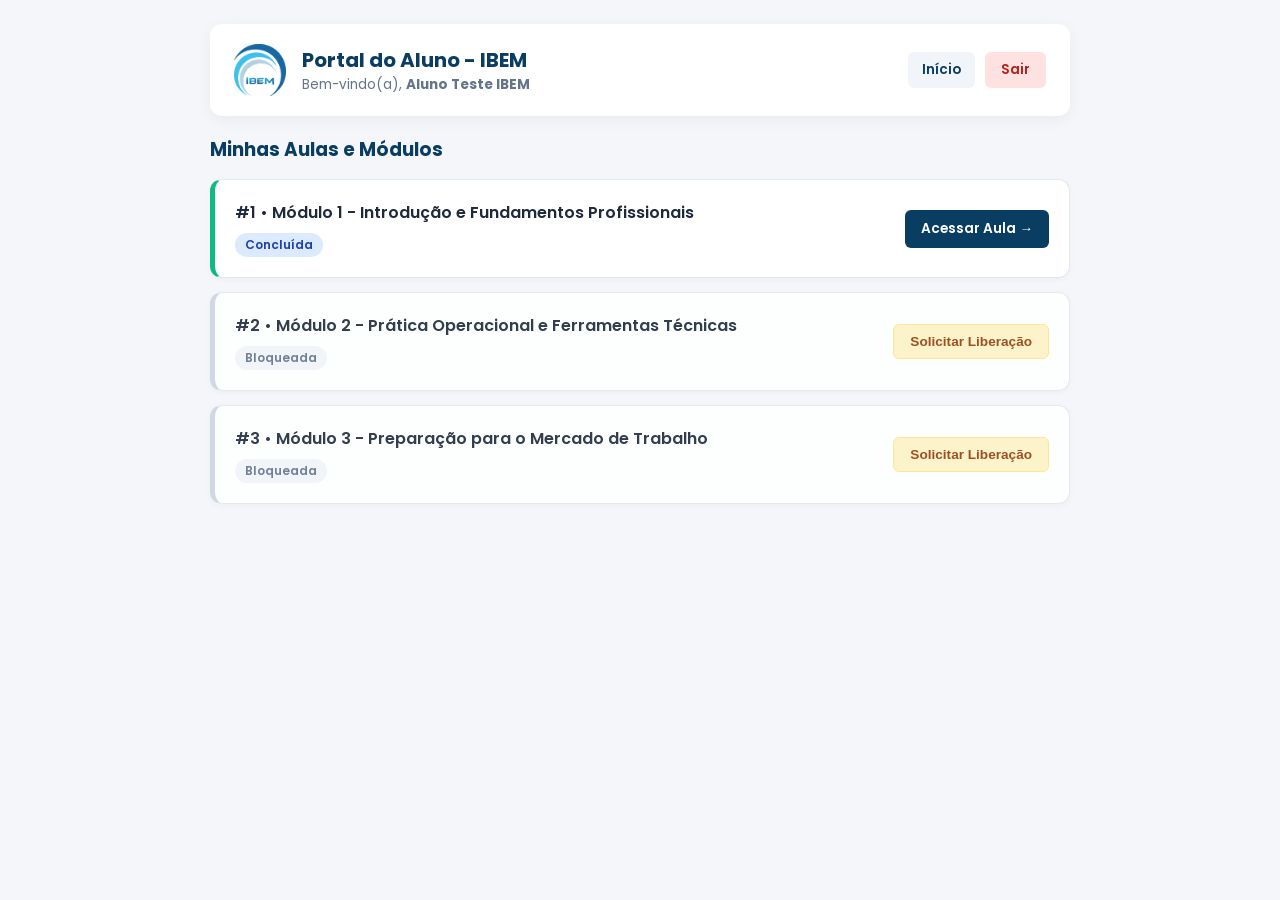
<file: portal/aluno.html>
<!DOCTYPE html>
<html lang="pt-BR">
<head>
  <meta charset="UTF-8">
  <meta name="viewport" content="width=device-width, initial-scale=1.0">
  <title>Portal do Aluno - IBEM</title>

  <link rel="preconnect" href="https://fonts.googleapis.com">
  <link rel="preconnect" href="https://fonts.gstatic.com" crossorigin>
  <link href="https://fonts.googleapis.com/css2?family=Poppins:wght@400;500;600;700&display=swap" rel="stylesheet">
  <link rel="icon" type="image/png" href="../assets/img/logo.png">

  <style>
    :root {
      --primary: #0A3D62;
      --primary-light: #145DA0;
      --accent: #0284C7;
      --success: #10B981;
      --surface: #FFFFFF;
      --bg: #F4F6F9;
      --text: #1E293B;
      --muted: #64748B;
      --border: #E2E8F0;
    }

    * { box-sizing: border-box; margin: 0; padding: 0; }

    body {
      font-family: 'Poppins', sans-serif;
      background: var(--bg);
      color: var(--text);
      min-height: 100vh;
      padding: 24px 16px;
      display: flex;
      justify-content: center;
    }

    .container {
      width: 100%;
      max-width: 860px;
    }

    /* Topo do Aluno */
    .header-box {
      background: var(--surface);
      border-radius: 12px;
      padding: 20px 24px;
      display: flex;
      justify-content: space-between;
      align-items: center;
      box-shadow: 0 4px 15px rgba(0,0,0,0.05);
      margin-bottom: 20px;
      flex-wrap: wrap;
      gap: 12px;
    }

    .header-info h1 {
      font-size: 1.25rem;
      color: var(--primary);
    }

    .header-info p {
      font-size: 0.85rem;
      color: var(--muted);
    }

    .header-actions {
      display: flex;
      gap: 10px;
      align-items: center;
    }

    .btn-site {
      background: #F1F5F9;
      color: var(--primary);
      padding: 8px 14px;
      border-radius: 6px;
      text-decoration: none;
      font-size: 0.85rem;
      font-weight: 600;
      transition: 0.2s;
    }

    .btn-site:hover {
      background: #E2E8F0;
    }

    .btn-sair {
      background: #FEE2E2;
      color: #B91C1C;
      padding: 8px 16px;
      border-radius: 6px;
      text-decoration: none;
      font-size: 0.85rem;
      font-weight: 600;
      transition: 0.2s;
    }

    .btn-sair:hover {
      background: #EF4444;
      color: white;
    }

    /* Alerta */
    .alert {
      background: #ECFDF5;
      color: #065F46;
      border: 1px solid #A7F3D0;
      padding: 12px 18px;
      border-radius: 8px;
      margin-bottom: 20px;
      font-size: 0.88rem;
      display: none;
    }

    /* Card de Aula */
    .card-aula {
      background: var(--surface);
      border-radius: 12px;
      border: 1.5px solid var(--border);
      padding: 20px;
      margin-bottom: 14px;
      display: flex;
      justify-content: space-between;
      align-items: center;
      box-shadow: 0 2px 6px rgba(0,0,0,0.03);
      gap: 16px;
      flex-wrap: wrap;
    }

    .card-aula.liberada {
      border-left: 5px solid var(--success);
    }

    .card-aula.bloqueada {
      border-left: 5px solid #CBD5E1;
      opacity: 0.9;
    }

    .aula-titulo {
      font-size: 1rem;
      font-weight: 600;
      color: var(--text);
      margin-bottom: 6px;
    }

    .badge {
      display: inline-block;
      padding: 3px 10px;
      border-radius: 20px;
      font-size: 0.75rem;
      font-weight: 600;
    }

    .badge-verde { background: #DCFCE7; color: #15803D; }
    .badge-azul { background: #DBEAFE; color: #1E40AF; }
    .badge-amarelo { background: #FEF3C7; color: #B45309; }
    .badge-cinza { background: #F1F5F9; color: #64748B; }

    .btn {
      display: inline-flex;
      align-items: center;
      gap: 6px;
      padding: 9px 16px;
      border-radius: 6px;
      font-size: 0.85rem;
      font-weight: 600;
      border: none;
      cursor: pointer;
      text-decoration: none;
      transition: 0.2s;
    }

    .btn-entrar {
      background: var(--primary);
      color: white;
    }

    .btn-entrar:hover {
      background: var(--primary-light);
    }

    .btn-solicitar {
      background: #FEF3C7;
      color: #92400E;
      border: 1px solid #FDE68A;
    }

    .btn-solicitar:hover {
      background: #FDE68A;
    }
  </style>
</head>
<body>

  <div class="container">
    
    <div class="header-box">
      <div style="display:flex; align-items:center; gap:16px;">
        <img src="../assets/img/logo.png" alt="IBEM" style="width:52px; height:52px; object-fit:contain;">
        <div class="header-info">
          <h1>Portal do Aluno - IBEM</h1>
          <p>Bem-vindo(a), <strong id="nomeAluno">Aluno Teste IBEM</strong></p>
        </div>
      </div>
      <div class="header-actions">
        <a href="../index.html" class="btn-site">Início</a>
        <a href="../index.html" class="btn-sair">Sair</a>
      </div>
    </div>

    <div id="alertaBox" class="alert"></div>

    <h2 style="font-size:1.15rem; color:var(--primary); margin-bottom:16px;">Minhas Aulas e Módulos</h2>

    <div id="listaAulasContainer">
      <!-- Módulos renderizados dinamicamente -->
    </div>

  </div>

  <script>
    // Dados padrão de módulos do curso
    const modulosPadrao = [
      {
        id: 1,
        ordem: 1,
        titulo: "Módulo 1 - Introdução e Fundamentos",
        liberado: true,
        concluido: false,
        pendente: false
      },
      {
        id: 2,
        ordem: 2,
        titulo: "Módulo 2 - Prática Operacional e Ferramentas",
        liberado: false,
        concluido: false,
        pendente: false
      },
      {
        id: 3,
        ordem: 3,
        titulo: "Módulo 3 - Preparação para o Mercado de Trabalho",
        liberado: false,
        concluido: false,
        pendente: false
      }
    ];

    function carregarProgresso() {
      const salvo = localStorage.getItem('ibem_modulos');
      if (salvo) {
        try {
          return JSON.parse(salvo);
        } catch(e) {
          return modulosPadrao;
        }
      }
      localStorage.setItem('ibem_modulos', JSON.stringify(modulosPadrao));
      return modulosPadrao;
    }

    function salvarProgresso(modulos) {
      localStorage.setItem('ibem_modulos', JSON.stringify(modulos));
    }

    function solicitarLiberacao(id) {
      const modulos = carregarProgresso();
      const mod = modulos.find(m => m.id === id);
      if (mod) {
        mod.pendente = true;
        salvarProgresso(modulos);

        // Adiciona solicitação ao admin storage
        const solicitacoes = JSON.parse(localStorage.getItem('ibem_solicitacoes') || '[]');
        const jaExiste = solicitacoes.some(s => s.modulo_id === id && s.status === 'pendente');
        if (!jaExiste) {
          solicitacoes.unshift({
            id: Date.now(),
            usuario: 'Aluno Teste IBEM',
            modulo_id: id,
            modulo_titulo: mod.titulo,
            status: 'pendente',
            data: new Date().toLocaleString('pt-BR')
          });
          localStorage.setItem('ibem_solicitacoes', JSON.stringify(solicitacoes));
        }

        const alerta = document.getElementById('alertaBox');
        if (alerta) {
          alerta.innerHTML = `✔ Solicitação enviada com sucesso para o <strong>${mod.titulo}</strong>! O administrador já pode aprovar no painel.`;
          alerta.style.display = 'block';
        }
        renderizar();
      }
    }

    function renderizar() {
      const modulos = carregarProgresso();
      const container = document.getElementById('listaAulasContainer');
      container.innerHTML = '';

      modulos.forEach(aula => {
        const isLiberado = aula.liberado;
        const isConcluido = aula.concluido;
        const isPendente = aula.pendente;

        let badgeHtml = '';
        if (isConcluido) {
          badgeHtml = '<span class="badge badge-azul">Concluída</span>';
        } else if (isLiberado) {
          badgeHtml = '<span class="badge badge-verde">Liberada</span>';
        } else if (isPendente) {
          badgeHtml = '<span class="badge badge-amarelo">Aguardando Liberação</span>';
        } else {
          badgeHtml = '<span class="badge badge-cinza">Bloqueada</span>';
        }

        let acaoHtml = '';
        if (isLiberado) {
          acaoHtml = `<a href="aulas.html?id=${aula.id}" class="btn btn-entrar">Acessar Aula →</a>`;
        } else if (isPendente) {
          acaoHtml = `<button type="button" class="btn" style="background:#F1F5F9; color:#94A3B8; cursor:not-allowed;" disabled>Em Análise</button>`;
        } else {
          acaoHtml = `<button type="button" onclick="solicitarLiberacao(${aula.id})" class="btn btn-solicitar" title="Solicitar liberação desta aula ao administrador">Solicitar Liberação</button>`;
        }

        const card = document.createElement('div');
        card.className = `card-aula ${isLiberado ? 'liberada' : 'bloqueada'}`;
        card.innerHTML = `
          <div>
            <div class="aula-titulo">
              #${aula.ordem} &bull; ${aula.titulo}
            </div>
            <div>
              ${badgeHtml}
            </div>
          </div>
          <div>
            ${acaoHtml}
          </div>
        `;
        container.appendChild(card);
      });
    }

    // Inicialização
    document.addEventListener('DOMContentLoaded', function() {
      // Recupera nome do aluno se armazenado na sessão
      const nomeSalvo = sessionStorage.getItem('ibem_usuario');
      if (nomeSalvo) {
        document.getElementById('nomeAluno').textContent = nomeSalvo;
      }
      renderizar();
    });
  </script>

</body>
</html>
</file>
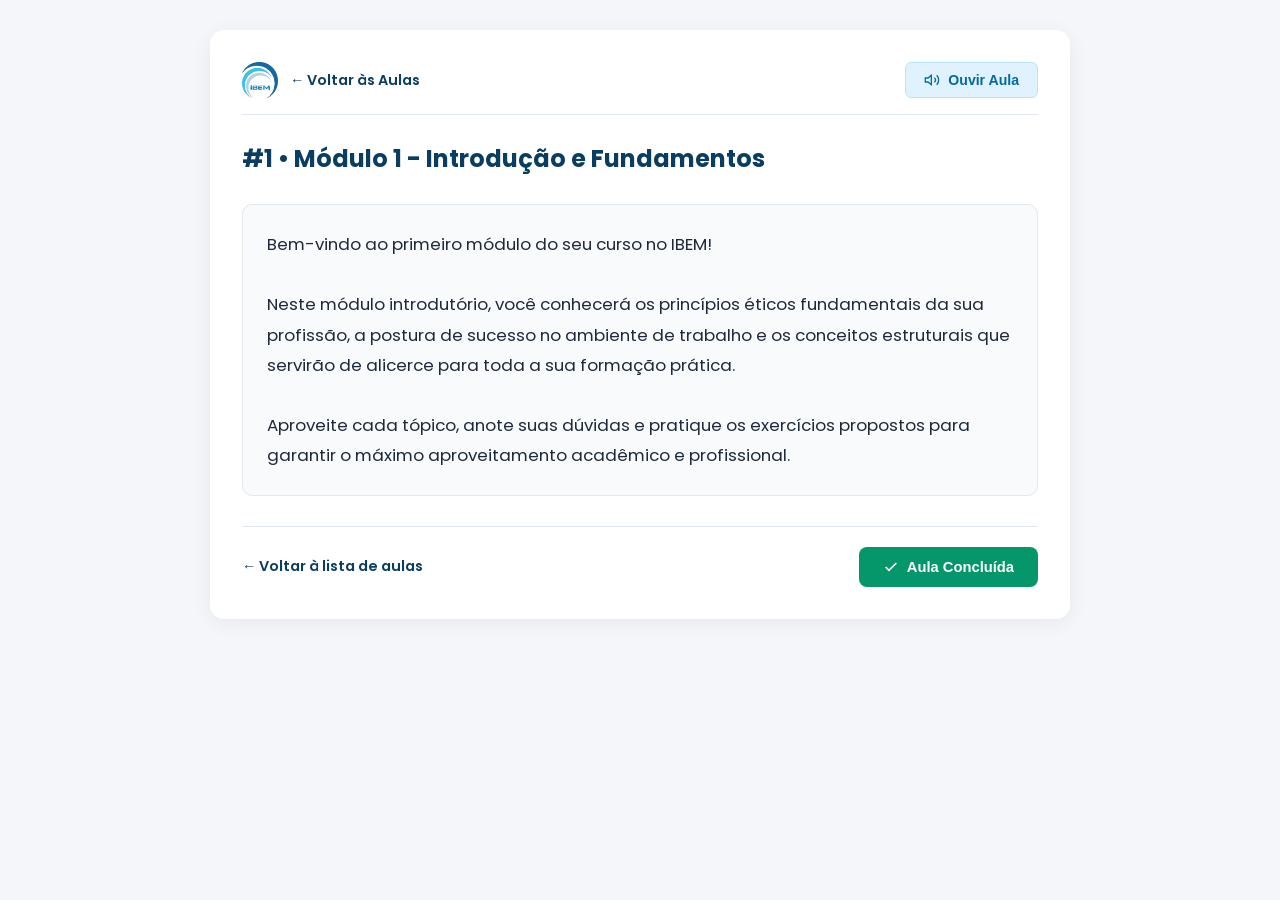
<file: portal/aulas.html>
<!DOCTYPE html>
<html lang="pt-BR">
<head>
  <meta charset="UTF-8">
  <meta name="viewport" content="width=device-width, initial-scale=1.0">
  <title>Aula Interativa - IBEM</title>

  <link rel="preconnect" href="https://fonts.googleapis.com">
  <link rel="preconnect" href="https://fonts.gstatic.com" crossorigin>
  <link href="https://fonts.googleapis.com/css2?family=Poppins:wght@400;500;600;700&display=swap" rel="stylesheet">
  <link rel="icon" type="image/png" href="../assets/img/logo.png">

  <style>
    :root {
      --primary: #0A3D62;
      --primary-light: #145DA0;
      --accent: #0284C7;
      --success: #10B981;
      --bg: #F4F6F9;
      --surface: #FFFFFF;
      --text: #1E293B;
      --muted: #64748B;
      --border: #E2E8F0;
    }

    * { box-sizing: border-box; margin: 0; padding: 0; }

    body {
      font-family: 'Poppins', sans-serif;
      background: var(--bg);
      color: var(--text);
      line-height: 1.7;
      padding: 30px 16px;
      display: flex;
      justify-content: center;
    }

    .container {
      width: 100%;
      max-width: 860px;
      background: var(--surface);
      border-radius: 14px;
      padding: 32px;
      box-shadow: 0 4px 20px rgba(0,0,0,0.06);
    }

    .top-bar {
      display: flex;
      justify-content: space-between;
      align-items: center;
      margin-bottom: 24px;
      padding-bottom: 16px;
      border-bottom: 1px solid var(--border);
      flex-wrap: wrap;
      gap: 12px;
    }

    .btn-voltar {
      color: var(--primary);
      text-decoration: none;
      font-weight: 600;
      font-size: 0.9rem;
      display: inline-flex;
      align-items: center;
      gap: 6px;
    }

    .btn-voltar:hover {
      color: var(--accent);
    }

    h1 {
      font-size: 1.5rem;
      color: var(--primary);
      margin-bottom: 18px;
    }

    .btn-audio {
      background: #E0F2FE;
      color: #0369A1;
      border: 1px solid #BAE6FD;
      padding: 9px 18px;
      border-radius: 6px;
      font-weight: 600;
      font-size: 0.88rem;
      cursor: pointer;
      display: inline-flex;
      align-items: center;
      gap: 8px;
      transition: 0.2s;
    }

    .btn-audio:hover {
      background: #BAE6FD;
    }

    .btn-audio.tocando {
      background: #FEE2E2;
      color: #B91C1C;
      border-color: #FECACA;
    }

    .conteudo-texto {
      margin: 24px 0;
      padding: 24px;
      background: #F8FAFC;
      border-radius: 10px;
      border: 1px solid var(--border);
      font-size: 1.05rem;
      white-space: pre-line;
      line-height: 1.8;
    }

    .rodape-acoes {
      display: flex;
      justify-content: space-between;
      align-items: center;
      margin-top: 30px;
      padding-top: 20px;
      border-top: 1px solid var(--border);
      flex-wrap: wrap;
      gap: 16px;
    }

    .btn-concluir {
      background: var(--success);
      color: white;
      border: none;
      padding: 12px 24px;
      border-radius: 8px;
      font-size: 0.92rem;
      font-weight: 600;
      cursor: pointer;
      text-decoration: none;
      display: inline-flex;
      align-items: center;
      gap: 8px;
      transition: 0.2s;
    }

    .btn-concluir:hover {
      background: #059669;
    }

    .alert-sucesso {
      background: #DCFCE7;
      color: #15803D;
      border: 1px solid #86EFAC;
      padding: 14px 20px;
      border-radius: 8px;
      margin-bottom: 20px;
      font-weight: 500;
      display: none;
    }
  </style>
</head>
<body>

  <div class="container">

    <div class="top-bar">
      <div style="display:flex; align-items:center; gap:12px;">
        <img src="../assets/img/logo.png" alt="IBEM" style="width:36px; height:36px; object-fit:contain;">
        <a href="aluno.html" class="btn-voltar">← Voltar às Aulas</a>
      </div>
      <button type="button" id="btnAudio" class="btn-audio" onclick="alternarNarracao()">
        <svg width="16" height="16" viewBox="0 0 24 24" fill="none" stroke="currentColor" stroke-width="2"><polygon points="11 5 6 9 2 9 2 15 6 15 11 19 11 5"></polygon><path d="M19.07 4.93a10 10 0 0 1 0 14.14M15.54 8.46a5 5 0 0 1 0 7.07"></path></svg>
        <span>Ouvir Aula</span>
      </button>
    </div>

    <div id="alertaSucesso" class="alert-sucesso"></div>

    <h1 id="tituloAula">Carregando aula...</h1>

    <div class="conteudo-texto" id="textoAula">
      Carregando conteúdo didático da aula...
    </div>

    <div class="rodape-acoes">
      <a href="aluno.html" class="btn-voltar">← Voltar à lista de aulas</a>

      <button type="button" id="btnConcluir" class="btn-concluir" onclick="concluirAula()">
        <svg width="16" height="16" viewBox="0 0 24 24" fill="none" stroke="currentColor" stroke-width="2.5"><polyline points="20 6 9 17 4 12"></polyline></svg>
        <span>Concluir Aula</span>
      </button>
    </div>

  </div>

  <script>
    const modulosDados = [
      {
        id: 1,
        ordem: 1,
        titulo: "Módulo 1 - Introdução e Fundamentos",
        texto: "Bem-vindo ao primeiro módulo do seu curso no IBEM!\n\nNeste módulo introdutório, você conhecerá os princípios éticos fundamentais da sua profissão, a postura de sucesso no ambiente de trabalho e os conceitos estruturais que servirão de alicerce para toda a sua formação prática.\n\nAproveite cada tópico, anote suas dúvidas e pratique os exercícios propostos para garantir o máximo aproveitamento acadêmico e profissional."
      },
      {
        id: 2,
        ordem: 2,
        titulo: "Módulo 2 - Prática Operacional e Ferramentas",
        texto: "Bem-vindo ao Módulo 2 do IBEM!\n\nNeste módulo focado na operação prática, você aprenderá as metodologias de execução, normas técnicas e de segurança operacional, além do manuseio correto das principais ferramentas do setor.\n\nFoque na precisão dos procedimentos e na atenção às melhores práticas recomendadas pelos instrutores."
      },
      {
        id: 3,
        ordem: 3,
        titulo: "Módulo 3 - Preparação para o Mercado de Trabalho",
        texto: "Parabéns por chegar ao Módulo 3!\n\nAqui trabalhamos a sua inserção no mercado profissional. Abordamos a estruturação de um currículo de alto impacto, técnicas avançadas para entrevistas de emprego, networking estratégico e o encaminhamento para empresas e indústrias parceiras do Instituto Brasileiro de Educação Moderna (IBEM)."
      }
    ];

    let aulaAtualId = 1;
    let falando = false;

    function carregarAula() {
      const urlParams = new URLSearchParams(window.location.search);
      aulaAtualId = parseInt(urlParams.get('id') || '1');

      const aula = modulosDados.find(m => m.id === aulaAtualId) || modulosDados[0];

      document.title = `${aula.titulo} - IBEM`;
      document.getElementById('tituloAula').textContent = `#${aula.ordem} • ${aula.titulo}`;
      document.getElementById('textoAula').textContent = aula.texto;

      // Se já estava concluída no localStorage
      const salvo = localStorage.getItem('ibem_modulos');
      if (salvo) {
        try {
          const modulos = JSON.parse(salvo);
          const m = modulos.find(x => x.id === aulaAtualId);
          if (m && m.concluido) {
            const btn = document.getElementById('btnConcluir');
            btn.innerHTML = '<svg width="16" height="16" viewBox="0 0 24 24" fill="none" stroke="currentColor" stroke-width="2.5"><polyline points="20 6 9 17 4 12"></polyline></svg> <span>Aula Concluída</span>';
            btn.style.background = '#059669';
          }
        } catch(e) {}
      }
    }

    function alternarNarracao() {
      if (!('speechSynthesis' in window)) {
        alert("Seu navegador não possui suporte para síntese de voz.");
        return;
      }

      const btn = document.getElementById('btnAudio');

      if (falando) {
        window.speechSynthesis.cancel();
        falando = false;
        btn.innerHTML = '<svg width="16" height="16" viewBox="0 0 24 24" fill="none" stroke="currentColor" stroke-width="2"><polygon points="11 5 6 9 2 9 2 15 6 15 11 19 11 5"></polygon><path d="M19.07 4.93a10 10 0 0 1 0 14.14M15.54 8.46a5 5 0 0 1 0 7.07"></path></svg> <span>Ouvir Aula</span>';
        btn.classList.remove('tocando');
        return;
      }

      const texto = document.getElementById("textoAula").innerText;
      if (!texto.trim()) return;

      window.speechSynthesis.cancel();
      const fala = new SpeechSynthesisUtterance(texto);
      fala.lang = "pt-BR";
      fala.rate = 1.0;

      fala.onend = function() {
        falando = false;
        btn.innerHTML = '<svg width="16" height="16" viewBox="0 0 24 24" fill="none" stroke="currentColor" stroke-width="2"><polygon points="11 5 6 9 2 9 2 15 6 15 11 19 11 5"></polygon><path d="M19.07 4.93a10 10 0 0 1 0 14.14M15.54 8.46a5 5 0 0 1 0 7.07"></path></svg> <span>Ouvir Aula</span>';
        btn.classList.remove('tocando');
      };

      fala.onerror = function() {
        falando = false;
        btn.innerHTML = '<svg width="16" height="16" viewBox="0 0 24 24" fill="none" stroke="currentColor" stroke-width="2"><polygon points="11 5 6 9 2 9 2 15 6 15 11 19 11 5"></polygon><path d="M19.07 4.93a10 10 0 0 1 0 14.14M15.54 8.46a5 5 0 0 1 0 7.07"></path></svg> <span>Ouvir Aula</span>';
        btn.classList.remove('tocando');
      };

      window.speechSynthesis.speak(fala);
      falando = true;
      btn.innerHTML = '<span>Pausar Leitura</span>';
      btn.classList.add('tocando');
    }

    function concluirAula() {
      const salvo = localStorage.getItem('ibem_modulos');
      let modulos = [];
      if (salvo) {
        try { modulos = JSON.parse(salvo); } catch(e) {}
      }

      const mod = modulos.find(m => m.id === aulaAtualId);
      if (mod) {
        mod.concluido = true;
        localStorage.setItem('ibem_modulos', JSON.stringify(modulos));
      }

      const alerta = document.getElementById('alertaSucesso');
      alerta.innerHTML = `Aula concluída com sucesso.`;
      alerta.style.display = 'block';

      const btn = document.getElementById('btnConcluir');
      btn.innerHTML = '<svg width="16" height="16" viewBox="0 0 24 24" fill="none" stroke="currentColor" stroke-width="2.5"><polyline points="20 6 9 17 4 12"></polyline></svg> <span>Aula Concluída</span>';
      btn.style.background = '#059669';
    }

    document.addEventListener('DOMContentLoaded', carregarAula);
  </script>

</body>
</html>
</file>
<file: assets/css/style.css>
@charset "UTF-8";
@import url('https://fonts.googleapis.com/css2?family=Poppins:wght@300;400;500;600;700;800&family=Inter:wght@400;500;600;700&display=swap');

:root {
  --primary: #0A3D62;
  --primary-dark: #072740;
  --primary-light: #145DA0;
  --accent: #0284C7;
  --accent-hover: #0369A1;
  --accent-light: #E0F2FE;
  --success: #10B981;
  --bg-gradient-start: #072740;
  --bg-gradient-end: #0E4B77;
  --surface: #FFFFFF;
  --surface-alt: #F8FAFC;
  --text-main: #1E293B;
  --text-muted: #64748B;
  --border-light: #E2E8F0;
  --border-focus: #38BDF8;
  --shadow-sm: 0 2px 4px rgba(0, 0, 0, 0.04);
  --shadow-md: 0 4px 14px rgba(10, 61, 98, 0.08);
  --shadow-lg: 0 10px 30px rgba(10, 61, 98, 0.12);
  --shadow-hover: 0 16px 36px rgba(10, 61, 98, 0.18);
  --radius-sm: 8px;
  --radius-md: 14px;
  --radius-lg: 20px;
  --radius-pill: 9999px;
  --transition: all 0.28s cubic-bezier(0.4, 0, 0.2, 1);
}

/* ================= RESET & BASE ================= */
* {
  margin: 0;
  padding: 0;
  box-sizing: border-box;
}

html {
  scroll-behavior: smooth;
}

body {
  font-family: 'Poppins', 'Inter', -apple-system, BlinkMacSystemFont, "Segoe UI", Roboto, sans-serif;
  color: var(--text-main);
  background: #FFFFFF;
  min-height: 100vh;
  line-height: 1.6;
  -webkit-font-smoothing: antialiased;
  -moz-osx-font-smoothing: grayscale;
  padding: 0;
  margin: 0;
  display: block;
}

/* ================= MAIN CONTAINER TELA INTEIRA (SEM BORDAS EXTERNAS) ================= */
.main-wrapper {
  width: 100%;
  max-width: 100%;
  background: #FFFFFF;
  border-radius: 0;
  box-shadow: none;
  border: none;
  overflow-x: hidden;
  position: relative;
  margin: 0;
}


/* ================= HERO SECTION (DESIGN INSTITUCIONAL DE ENSINO) ================= */
.header-hero {
  position: relative;
  background: #FFFFFF;
  color: var(--text-main);
  padding: 56px 24px 52px 24px;
  border-bottom: 1px solid var(--border-light);
}

.hero-container {
  max-width: 1200px;
  margin: 0 auto;
}

.hero-content {
  display: flex;
  flex-direction: column;
  align-items: flex-start;
  text-align: left;
  max-width: 900px;
}

.hero-headline {
  font-size: 2.65rem;
  font-weight: 800;
  color: var(--primary);
  letter-spacing: -0.6px;
  line-height: 1.2;
  margin-bottom: 18px;
}

.hero-headline span.highlight {
  color: var(--accent);
}

.hero-subheadline {
  font-size: 1.05rem;
  color: #475569;
  line-height: 1.7;
  margin-bottom: 0;
  max-width: 860px;
}

/* ================= COURSES SECTION TELA INTEIRA ================= */
.courses-container {
  padding: 48px 24px 72px 24px;
  background: #F8FAFC;
  width: 100%;
}

.courses-inner {
  max-width: 1320px;
  margin: 0 auto;
}

.courses-area {
  margin-bottom: 16px;
}

/* Cabeçalho de cada seção de cursos */
.section-header {
  margin-bottom: 24px;
}

.section-tag {
  display: inline-block;
  font-size: 0.76rem;
  font-weight: 700;
  text-transform: uppercase;
  letter-spacing: 0.8px;
  padding: 4px 12px;
  border-radius: var(--radius-pill);
  margin-bottom: 8px;
}

.section-tag.tag-tecnico {
  color: #0369A1;
  background: #E0F2FE;
  border: 1px solid #BAE6FD;
}

.section-tag.tag-profissional {
  color: #0F766E;
  background: #CCFBF1;
  border: 1px solid #99F6E4;
}

.section-title {
  font-size: 1.75rem;
  font-weight: 700;
  color: var(--primary);
  letter-spacing: -0.4px;
  line-height: 1.3;
  margin-bottom: 6px;
}

.section-desc {
  font-size: 0.95rem;
  color: var(--text-muted);
  max-width: 680px;
  line-height: 1.6;
}

.courses-area-divider {
  margin: 56px 0 48px 0;
  border: 0;
  height: 1px;
  background: #E2E8F0;
}

/* Courses Grid com Espaçamento e Alinhamento Perfeitos */
.courses-grid {
  display: grid;
  grid-template-columns: repeat(auto-fill, minmax(295px, 1fr));
  gap: 24px;
}

.course-card {
  background: #FFFFFF;
  border: 1px solid #E2E8F0;
  border-radius: 8px;
  padding: 22px 20px;
  display: flex;
  flex-direction: column;
  justify-content: space-between;
  cursor: pointer;
  box-shadow: 0 1px 3px rgba(0, 0, 0, 0.03);
  transition: var(--transition);
  position: relative;
  overflow: hidden;
}

.course-card::after {
  content: "";
  position: absolute;
  top: 0;
  left: 0;
  width: 3px;
  height: 0;
  background: var(--primary);
  transition: height 0.25s ease;
}

.course-card:hover {
  transform: translateY(-3px);
  border-color: var(--primary);
  box-shadow: 0 8px 24px -4px rgba(10, 61, 98, 0.1);
}

.course-card:hover::after {
  height: 100%;
}

.card-top {
  display: flex;
  align-items: flex-start;
  gap: 14px;
  margin-bottom: 12px;
}

.card-icon-box {
  width: 40px;
  height: 40px;
  border-radius: 6px;
  background: #F8FAFC;
  color: var(--primary);
  border: 1px solid #CBD5E1;
  display: flex;
  align-items: center;
  justify-content: center;
  flex-shrink: 0;
  box-shadow: none;
  transition: var(--transition);
  animation: none;
}

.card-icon-box svg {
  width: 20px;
  height: 20px;
  stroke: currentColor;
  stroke-width: 2;
  fill: none;
  stroke-linecap: round;
  stroke-linejoin: round;
  transition: var(--transition);
  animation: none;
}

.course-card:hover .card-icon-box {
  transform: scale(1.04);
  background: var(--primary);
  color: #FFFFFF;
  border-color: var(--primary);
}

.course-card:hover .card-icon-box svg {
  stroke: #FFFFFF;
}

/* ================= ANIMAÇÕES DOS ÍCONES ================= */
/* Animação Contínua (Sempre Ativa) */
@keyframes iconFloatingPulse {
  0% {
    transform: translateY(0) scale(1);
    box-shadow: 0 4px 12px rgba(2, 132, 199, 0.08);
  }
  32% {
    transform: translateY(-5px) scale(1.07) rotate(-3deg);
    box-shadow: 0 8px 20px rgba(2, 132, 199, 0.24);
  }
  65% {
    transform: translateY(-1px) scale(1.02) rotate(2deg);
    box-shadow: 0 5px 14px rgba(2, 132, 199, 0.15);
  }
  100% {
    transform: translateY(0) scale(1) rotate(0deg);
    box-shadow: 0 4px 12px rgba(2, 132, 199, 0.08);
  }
}

@keyframes svgGentleWobble {
  0%, 100% {
    transform: scale(1) rotate(0deg);
  }
  35% {
    transform: scale(1.12) rotate(7deg);
  }
  70% {
    transform: scale(1.04) rotate(-5deg);
  }
}

/* Micro-Animações Internas dos Elementos SVG */
@keyframes codeBlink {
  0%, 100% { opacity: 1; }
  50% { opacity: 0; }
}
@keyframes signalPulse {
  0% { opacity: 0.35; transform: scaleX(0.7); }
  50% { opacity: 1; transform: scaleX(1); }
  100% { opacity: 0.35; transform: scaleX(0.7); }
}

@keyframes electricZap {
  0%, 100% { transform: scale(1) rotate(0deg); filter: drop-shadow(0 0 2px rgba(245, 158, 11, 0.4)); }
  25% { transform: scale(1.18) rotate(6deg); filter: drop-shadow(0 0 8px rgba(245, 158, 11, 0.9)); }
  50% { transform: scale(0.92) rotate(-4deg); }
  75% { transform: scale(1.22) rotate(3deg); filter: drop-shadow(0 0 10px rgba(245, 158, 11, 1)); }
}

@keyframes spinGear {
  0% { transform: rotate(0deg); }
  100% { transform: rotate(360deg); }
}

@keyframes heartBeat {
  0%, 100% { transform: scale(1); }
  15% { transform: scale(1.24); filter: drop-shadow(0 0 6px rgba(225, 29, 72, 0.6)); }
  30% { transform: scale(1); }
  45% { transform: scale(1.14); filter: drop-shadow(0 0 4px rgba(225, 29, 72, 0.4)); }
  60% { transform: scale(1); }
}

@keyframes capFloat {
  0%, 100% { transform: translateY(0) rotate(0deg); }
  50% { transform: translateY(-4px) rotate(5deg); }
}

@keyframes barGrow1 {
  0%, 100% { transform: scaleY(0.4); }
  50% { transform: scaleY(1); }
}
@keyframes barGrow2 {
  0%, 100% { transform: scaleY(0.85); }
  50% { transform: scaleY(0.35); }
}
@keyframes barGrow3 {
  0%, 100% { transform: scaleY(0.3); }
  50% { transform: scaleY(0.95); }
}

@keyframes sparkleTwinkle {
  0%, 100% { transform: scale(0.65) rotate(0deg); opacity: 0.5; }
  50% { transform: scale(1.25) rotate(90deg); opacity: 1; filter: drop-shadow(0 0 7px rgba(219, 39, 119, 0.8)); }
}
@keyframes sparkleSub {
  0%, 100% { transform: scale(1.1) rotate(0deg); opacity: 1; }
  50% { transform: scale(0.5) rotate(-90deg); opacity: 0.35; }
}

@keyframes pawTap {
  0%, 100% { transform: scale(1) translateY(0); }
  25% { transform: scale(1.12) translateY(-3px) rotate(-6deg); }
  50% { transform: scale(0.95) translateY(1px); }
  75% { transform: scale(1.08) translateY(-2px) rotate(4deg); }
}

@keyframes compassSpin {
  0% { transform: rotate(0deg); }
  25% { transform: rotate(50deg); }
  50% { transform: rotate(-35deg); }
  75% { transform: rotate(20deg); }
  100% { transform: rotate(0deg); }
}

@keyframes rocketThrust {
  0%, 100% { transform: translate(0, 0) rotate(0deg); }
  25% { transform: translate(2px, -3px) rotate(3deg); }
  50% { transform: translate(-1px, -5px) rotate(-2deg); }
  75% { transform: translate(1px, -2px) rotate(2deg); }
}
@keyframes flameFlicker {
  0%, 100% { transform: scale(0.75); opacity: 0.6; }
  50% { transform: scale(1.35); opacity: 1; filter: drop-shadow(0 0 5px rgba(249, 115, 22, 0.9)); }
}

@keyframes waveFlow1 {
  0%, 100% { transform: translateX(0); }
  50% { transform: translateX(-4px); }
}
@keyframes waveFlow2 {
  0%, 100% { transform: translateX(-4px); }
  50% { transform: translateX(0); }
}

/* Animações contínuas desativadas por padrão para evitar poluição visual */
.anim-code-cursor,
.anim-screen-line,
.anim-lightning,
.anim-gear-spin,
.anim-heart-beat,
.anim-cap-float,
.anim-bar-1,
.anim-bar-2,
.anim-bar-3,
.anim-sparkle-main,
.anim-sparkle-sub,
.anim-paw-tap,
.anim-compass-needle,
.anim-rocket-body,
.anim-flame,
.anim-wave-1,
.anim-wave-2 {
  animation: none !important;
}

/* Animações ativas SOMENTE no hover de cada card individual */
.course-card:hover .anim-gear-spin { animation: spinGear 3s linear infinite !important; }
.course-card:hover .anim-heart-beat { animation: heartBeat 1.2s ease-in-out infinite !important; }
.course-card:hover .anim-lightning { animation: electricZap 1.4s ease-in-out infinite !important; }
.course-card:hover .anim-rocket-body { animation: rocketThrust 1.8s ease-in-out infinite !important; }
.course-card:hover .anim-flame { animation: flameFlicker 0.6s ease-in-out infinite alternate !important; }

/* Cores e Temas Específicos para cada Categoria de Ícone */
.icon-tech { background: #F0F9FF; color: #0284C7; border-color: rgba(2, 132, 199, 0.22); }
.icon-electric { background: #FEF9C3; color: #D97706; border-color: rgba(217, 119, 6, 0.22); }
.icon-machinery { background: #FFF7ED; color: #EA580C; border-color: rgba(234, 88, 12, 0.22); }
.icon-health { background: #FFF1F2; color: #E11D48; border-color: rgba(225, 29, 72, 0.22); }
.icon-eja { background: #F5F3FF; color: #7C3AED; border-color: rgba(124, 58, 237, 0.22); }
.icon-admin { background: #EFF6FF; color: #2563EB; border-color: rgba(37, 99, 235, 0.22); }
.icon-beauty { background: #FDF2F8; color: #DB2777; border-color: rgba(219, 39, 119, 0.22); }
.icon-vet { background: #ECFDF5; color: #059669; border-color: rgba(5, 150, 105, 0.22); }
.icon-tourism { background: #F0FDFA; color: #0D9488; border-color: rgba(13, 148, 136, 0.22); }
.icon-kids { background: #FFFBEB; color: #F97316; border-color: rgba(249, 115, 22, 0.22); }
.icon-swim { background: #ECFEFF; color: #0891B2; border-color: rgba(8, 145, 178, 0.22); }
.icon-safety { background: #FEF3C7; color: #D97706; border-color: rgba(217, 119, 6, 0.22); }
.icon-industry { background: #F1F5F9; color: #475569; border-color: rgba(71, 85, 105, 0.22); }
.icon-building { background: #ECFDF5; color: #059669; border-color: rgba(5, 150, 105, 0.22); }
.icon-logistics { background: #FFF7ED; color: #EA580C; border-color: rgba(234, 88, 12, 0.22); }
.icon-marketing { background: #FFF1F2; color: #E11D48; border-color: rgba(225, 29, 72, 0.22); }
.icon-sales { background: #F0FDF4; color: #16A34A; border-color: rgba(22, 163, 74, 0.22); }
.icon-realestate { background: #ECFEFF; color: #0891B2; border-color: rgba(8, 145, 178, 0.22); }
.icon-law { background: #F5F3FF; color: #6D28D9; border-color: rgba(109, 40, 217, 0.22); }
.icon-network { background: #EFF6FF; color: #1D4ED8; border-color: rgba(29, 78, 216, 0.22); }
.icon-games { background: #FDF4FF; color: #A21CAF; border-color: rgba(162, 28, 175, 0.22); }
.icon-design { background: #FFF1F2; color: #BE123C; border-color: rgba(190, 18, 60, 0.22); }
.icon-code { background: #EEF2FF; color: #4338CA; border-color: rgba(67, 56, 202, 0.22); }

.badge-tecnico-num {
  background: #E0F2FE;
  color: #0369A1;
  font-weight: 800;
  display: inline-flex;
  align-items: center;
  justify-content: center;
  min-width: 28px;
}

.badge-workload {
  background: #FEF3C7;
  color: #92400E;
  margin-left: 4px;
}

/* Animação Extra ao Clicar */
@keyframes iconClickPop {
  0% { transform: scale(1); }
  20% { transform: scale(0.82) rotate(-8deg); }
  45% { transform: scale(1.3) rotate(8deg); box-shadow: 0 0 0 14px rgba(2, 132, 199, 0.28), 0 10px 25px rgba(2, 132, 199, 0.45); }
  75% { transform: scale(1.08) rotate(-3deg); }
  100% { transform: scale(1) rotate(0deg); }
}

@keyframes svgClickWobble {
  0% { transform: scale(1); }
  25% { transform: scale(0.8) rotate(-14deg); }
  50% { transform: scale(1.3) rotate(12deg); stroke: #FFFFFF; }
  75% { transform: scale(1.1) rotate(-4deg); stroke: #FFFFFF; }
  100% { transform: scale(1) rotate(0deg); }
}

.card-icon-box.anim-clicked {
  animation: iconClickPop 0.5s cubic-bezier(0.34, 1.56, 0.64, 1) forwards !important;
}

.card-icon-box.anim-clicked svg {
  animation: svgClickWobble 0.5s ease forwards !important;
}

/* Efeito tátil imediato no clique */
.course-card:active .card-icon-box {
  transform: scale(0.85);
  transition: transform 0.08s ease;
}

/* Feature ribbon SVGs */
.feature-pill svg {
  width: 15px;
  height: 15px;
  stroke: var(--accent);
  stroke-width: 2;
  fill: none;
  flex-shrink: 0;
}


.card-meta {
  flex: 1;
}

.card-badge {
  display: inline-block;
  font-size: 0.72rem;
  font-weight: 600;
  padding: 2px 8px;
  border-radius: 4px;
  background: #F1F5F9;
  color: #475569;
  margin-bottom: 4px;
}

.card-badge.badge-highlight {
  background: #DCFCE7;
  color: #15803D;
}

.card-title {
  font-size: 1.05rem;
  font-weight: 700;
  color: var(--primary);
  line-height: 1.35;
}

.card-summary {
  font-size: 0.86rem;
  color: var(--text-muted);
  margin-bottom: 18px;
  line-height: 1.55;
}

.card-action {
  display: flex;
  align-items: center;
  justify-content: space-between;
  padding-top: 14px;
  border-top: 1px solid #F1F5F9;
  font-size: 0.82rem;
  color: var(--text-muted);
}

.action-btn {
  color: var(--primary);
  font-weight: 600;
  display: inline-flex;
  align-items: center;
  gap: 5px;
  transition: var(--transition);
}

.course-card:hover .action-btn {
  color: var(--primary-light);
  transform: translateX(3px);
}



/* ================= MODAL / POPUPS ================= */
.popup {
  position: fixed;
  top: 0;
  left: 0;
  width: 100%;
  height: 100%;
  background: rgba(7, 39, 64, 0.72);
  backdrop-filter: blur(6px);
  -webkit-backdrop-filter: blur(6px);
  display: none;
  overflow-y: auto;
  z-index: 1000;
  padding: 20px;
}

.popup-container {
  min-height: 100%;
  display: flex;
  align-items: center;
  justify-content: center;
}

.popup-content {
  background: #FFFFFF;
  width: 100%;
  max-width: 680px;
  border-radius: var(--radius-lg);
  box-shadow: 0 25px 50px -12px rgba(0, 0, 0, 0.25);
  position: relative;
  animation: modalFadeIn 0.25s ease-out;
  overflow: hidden;
}

@keyframes modalFadeIn {
  from {
    opacity: 0;
    transform: translateY(16px) scale(0.97);
  }
  to {
    opacity: 1;
    transform: translateY(0) scale(1);
  }
}

.modal-header {
  background: linear-gradient(135deg, var(--primary) 0%, var(--primary-light) 100%);
  color: #FFFFFF;
  padding: 22px 24px;
  position: relative;
}

.modal-header h2 {
  font-size: 1.35rem;
  font-weight: 700;
  margin: 0;
  line-height: 1.3;
}

.modal-header p.modal-subtitle {
  font-size: 0.88rem;
  color: #BAE6FD;
  margin-top: 4px;
}

.modal-close-icon {
  position: absolute;
  top: 18px;
  right: 18px;
  background: rgba(255, 255, 255, 0.15);
  border: none;
  color: #FFFFFF;
  width: 34px;
  height: 34px;
  border-radius: 50%;
  display: flex;
  align-items: center;
  justify-content: center;
  font-size: 1.3rem;
  cursor: pointer;
  transition: var(--transition);
}

.modal-close-icon:hover {
  background: rgba(255, 255, 255, 0.3);
  transform: rotate(90deg);
}

.modal-body {
  padding: 24px;
  max-height: 70vh;
  overflow-y: auto;
  font-size: 0.93rem;
  color: #334155;
}

/* Info badges inside modal */
.modal-info-bar {
  display: flex;
  flex-wrap: wrap;
  gap: 10px;
  margin-bottom: 20px;
  padding: 12px 16px;
  background: #F0F7FF;
  border-radius: var(--radius-sm);
  border-left: 4px solid var(--accent);
}

.info-item {
  font-size: 0.88rem;
  color: var(--primary);
  font-weight: 600;
}

.info-item span {
  color: var(--text-muted);
  font-weight: 400;
}

.modal-section-title {
  font-size: 1.05rem;
  font-weight: 700;
  color: var(--primary);
  margin: 18px 0 10px 0;
  display: flex;
  align-items: center;
  gap: 8px;
}

.modal-section-title::before {
  content: "";
  width: 6px;
  height: 16px;
  background: var(--accent);
  border-radius: 4px;
}

.curriculum-list {
  list-style: none;
  display: grid;
  grid-template-columns: repeat(auto-fill, minmax(240px, 1fr));
  gap: 8px 16px;
  margin-bottom: 16px;
}

.curriculum-list li {
  position: relative;
  padding-left: 20px;
  font-size: 0.9rem;
  color: #334155;
}

.curriculum-list li::before {
  content: "✓";
  position: absolute;
  left: 0;
  color: var(--accent);
  font-weight: bold;
}

.modal-footer {
  padding: 16px 24px;
  background: #F8FAFC;
  border-top: 1px solid var(--border-light);
  display: flex;
  justify-content: flex-end;
  gap: 12px;
}

.btn-close-modal {
  background: #E2E8F0;
  color: #475569;
  border: none;
  padding: 10px 20px;
  border-radius: var(--radius-sm);
  font-weight: 600;
  font-size: 0.9rem;
  cursor: pointer;
  transition: var(--transition);
}

.btn-close-modal:hover {
  background: #CBD5E1;
  color: #1E293B;
}

.btn-modal-action {
  background: var(--accent);
  color: #FFFFFF;
  text-decoration: none;
  border: none;
  padding: 10px 20px;
  border-radius: var(--radius-sm);
  font-weight: 600;
  font-size: 0.9rem;
  cursor: pointer;
  transition: var(--transition);
}

.btn-modal-action:hover {
  background: var(--accent-hover);
}

/* ================= LOGIN POPUP ================= */
#loginPopup .popup-content {
  max-width: 380px;
}

.login-form {
  display: flex;
  flex-direction: column;
  gap: 14px;
  margin-top: 12px;
}

.form-group {
  display: flex;
  flex-direction: column;
  gap: 6px;
  text-align: left;
}

.form-group label {
  font-size: 0.85rem;
  font-weight: 600;
  color: var(--primary);
}

.form-input {
  width: 100%;
  padding: 12px 14px;
  border-radius: var(--radius-sm);
  border: 1px solid var(--border-light);
  font-size: 0.95rem;
  font-family: inherit;
  transition: var(--transition);
  background: #FFFFFF;
}

.form-input:focus {
  outline: none;
  border-color: var(--accent);
  box-shadow: 0 0 0 3px rgba(2, 132, 199, 0.18);
}

.btn-login-submit {
  width: 100%;
  padding: 12px;
  background: linear-gradient(135deg, var(--primary) 0%, var(--primary-light) 100%);
  color: #FFFFFF;
  border: none;
  border-radius: var(--radius-sm);
  font-size: 1rem;
  font-weight: 700;
  cursor: pointer;
  margin-top: 6px;
  transition: var(--transition);
  box-shadow: 0 4px 12px rgba(10, 61, 98, 0.25);
}

.btn-login-submit:hover {
  background: linear-gradient(135deg, var(--primary-dark) 0%, var(--primary) 100%);
  transform: translateY(-1px);
  box-shadow: 0 6px 16px rgba(10, 61, 98, 0.35);
}

/* ================= PROFESSIONAL FOOTER TELA INTEIRA ================= */
.main-footer {
  background: #0A2640;
  color: #94A3B8;
  padding: 48px 24px 32px 24px;
  border-top: 1px solid rgba(255, 255, 255, 0.08);
  width: 100%;
}

.footer-top {
  display: grid;
  grid-template-columns: 2fr 1fr 1fr;
  gap: 32px;
  margin-bottom: 30px;
  max-width: 1320px;
  margin-left: auto;
  margin-right: auto;
}

.footer-col-brand h3 {
  color: #FFFFFF;
  font-size: 1.15rem;
  font-weight: 700;
  margin-bottom: 8px;
}

.footer-col-brand p {
  font-size: 0.88rem;
  line-height: 1.6;
  max-width: 380px;
}

.footer-col-title {
  color: #F8FAFC;
  font-size: 0.95rem;
  font-weight: 600;
  margin-bottom: 14px;
  text-transform: uppercase;
  letter-spacing: 0.5px;
}

.footer-links {
  list-style: none;
  display: flex;
  flex-direction: column;
  gap: 8px;
}

.footer-links a {
  color: #94A3B8;
  text-decoration: none;
  font-size: 0.88rem;
  transition: var(--transition);
}

.footer-links a:hover {
  color: #38BDF8;
  padding-left: 4px;
}

.footer-bottom {
  max-width: 1320px;
  margin: 0 auto;
  padding-top: 24px;
  border-top: 1px solid rgba(255, 255, 255, 0.08);
  display: flex;
  justify-content: space-between;
  align-items: center;
  flex-wrap: wrap;
  gap: 12px;
  font-size: 0.82rem;
}

.footer-security-badge {
  display: inline-flex;
  align-items: center;
  gap: 6px;
  color: #38BDF8;
  font-weight: 500;
}

/* ================= TOP NAVBAR ================= */
.site-navbar {
  position: sticky;
  top: 0;
  z-index: 900;
  background: rgba(255, 255, 255, 0.96);
  backdrop-filter: blur(12px);
  -webkit-backdrop-filter: blur(12px);
  border-bottom: 1px solid var(--border-light);
  box-shadow: 0 2px 10px rgba(10, 61, 98, 0.05);
  transition: var(--transition);
}

.navbar-container {
  max-width: 1320px;
  margin: 0 auto;
  padding: 10px 24px;
  display: flex;
  align-items: center;
  justify-content: space-between;
  gap: 20px;
}

.navbar-brand {
  display: flex;
  align-items: center;
  gap: 12px;
  text-decoration: none;
  color: var(--primary);
}

.navbar-logo {
  height: 42px;
  width: auto;
  object-fit: contain;
  transition: var(--transition);
}

.navbar-brand:hover .navbar-logo {
  transform: scale(1.05);
}

.navbar-brand-text {
  display: flex;
  flex-direction: column;
  line-height: 1.15;
}

.navbar-brand-text .brand-name {
  font-size: 1.2rem;
  font-weight: 800;
  color: var(--primary);
  letter-spacing: -0.3px;
}

.navbar-brand-text .brand-tagline {
  font-size: 0.7rem;
  font-weight: 600;
  color: var(--accent);
  text-transform: uppercase;
  letter-spacing: 0.5px;
}

.navbar-menu {
  display: flex;
  align-items: center;
  gap: 22px;
  list-style: none;
}

.nav-link {
  text-decoration: none;
  font-size: 0.9rem;
  font-weight: 500;
  color: var(--text-main);
  transition: var(--transition);
  position: relative;
  padding: 6px 2px;
}

.nav-link:hover,
.nav-link.active {
  color: var(--accent);
}

.nav-link::after {
  content: '';
  position: absolute;
  bottom: 0;
  left: 0;
  width: 0%;
  height: 2px;
  background: var(--accent);
  border-radius: 2px;
  transition: width 0.25s ease;
}

.nav-link:hover::after,
.nav-link.active::after {
  width: 100%;
}

.navbar-actions {
  display: flex;
  align-items: center;
  gap: 10px;
}

.btn-nav-portal {
  display: inline-flex;
  align-items: center;
  gap: 8px;
  padding: 8px 16px;
  border-radius: 10px;
  font-size: 0.86rem;
  font-weight: 600;
  background: linear-gradient(135deg, #0A3D62 0%, #145DA0 100%);
  color: #FFFFFF;
  border: none;
  cursor: pointer;
  box-shadow: 0 2px 8px rgba(10, 61, 98, 0.2);
  transition: var(--transition);
}

.btn-nav-portal:hover {
  background: linear-gradient(135deg, #072740 0%, #0A3D62 100%);
  transform: translateY(-2px);
  box-shadow: 0 4px 14px rgba(10, 61, 98, 0.3);
}

.navbar-toggle {
  display: none;
  background: transparent;
  border: none;
  color: var(--primary);
  cursor: pointer;
  padding: 6px;
  border-radius: 6px;
}


/* ================= SEÇÃO EDITORIAL INSTITUCIONAL (VARIAÇÃO DE COMPOSIÇÃO) ================= */
.institutional-editorial-section {
  padding: 68px 24px;
  background: #FFFFFF;
  border-top: 1px solid var(--border-light);
}

.editorial-container {
  max-width: 1320px;
  margin: 0 auto;
  display: grid;
  grid-template-columns: 1.15fr 0.85fr;
  gap: 52px;
  align-items: center;
}

.editorial-header-tag {
  display: inline-block;
  font-size: 0.78rem;
  font-weight: 700;
  text-transform: uppercase;
  letter-spacing: 0.8px;
  color: var(--accent);
  margin-bottom: 12px;
}

.editorial-title {
  font-size: 2.15rem;
  font-weight: 800;
  color: var(--primary);
  line-height: 1.25;
  letter-spacing: -0.4px;
  margin-bottom: 18px;
}

.editorial-text {
  font-size: 0.96rem;
  color: #475569;
  line-height: 1.7;
  margin-bottom: 24px;
}

.editorial-credentials-list {
  list-style: none;
  display: flex;
  flex-direction: column;
  gap: 16px;
}

.editorial-credential-item {
  display: flex;
  align-items: flex-start;
  gap: 14px;
}

.credential-icon {
  width: 38px;
  height: 38px;
  border-radius: 6px;
  background: #EFF6FF;
  color: var(--primary);
  border: 1px solid #BFDBFE;
  display: flex;
  align-items: center;
  justify-content: center;
  flex-shrink: 0;
  margin-top: 2px;
}

.credential-content strong {
  display: block;
  font-size: 0.98rem;
  font-weight: 700;
  color: var(--primary);
  margin-bottom: 2px;
}

.credential-content span {
  font-size: 0.88rem;
  color: var(--text-muted);
  line-height: 1.5;
}

.editorial-card-highlight {
  background: #F8FAFC;
  border: 1px solid var(--border-light);
  border-left: 4px solid var(--primary);
  border-radius: 6px;
  padding: 32px 28px;
  box-shadow: 0 4px 16px rgba(10, 61, 98, 0.04);
}

.highlight-pre {
  font-size: 0.76rem;
  font-weight: 700;
  text-transform: uppercase;
  color: var(--text-muted);
  letter-spacing: 0.6px;
  margin-bottom: 8px;
}

.highlight-title {
  font-size: 1.25rem;
  font-weight: 800;
  color: var(--primary);
  line-height: 1.35;
  margin-bottom: 12px;
}

.highlight-desc {
  font-size: 0.9rem;
  color: #475569;
  line-height: 1.65;
  margin-bottom: 20px;
}

.highlight-metrics-grid {
  display: grid;
  grid-template-columns: 1fr 1fr;
  gap: 16px;
  padding-top: 18px;
  border-top: 1px solid var(--border-light);
}

.metric-box-num {
  font-size: 1.45rem;
  font-weight: 800;
  color: var(--primary);
  line-height: 1.1;
}

.metric-box-label {
  font-size: 0.8rem;
  color: var(--text-muted);
  font-weight: 500;
  line-height: 1.35;
  margin-top: 4px;
}

/* ================= DIFERENCIAIS SECTION ================= */
.diferenciais-section {
  padding: 56px 24px;
  background: #FFFFFF;
  border-top: 1px solid var(--border-light);
}

.diferenciais-inner {
  max-width: 1320px;
  margin: 0 auto;
}

.diferenciais-grid {
  display: grid;
  grid-template-columns: repeat(auto-fit, minmax(260px, 1fr));
  gap: 24px;
  margin-top: 36px;
}

.diferencial-card {
  background: #F8FAFC;
  border: 1px solid var(--border-light);
  border-radius: var(--radius-md);
  padding: 28px 22px;
  transition: var(--transition);
  text-align: left;
}

.diferencial-card:hover {
  background: #FFFFFF;
  transform: translateY(-4px);
  box-shadow: var(--shadow-lg);
  border-color: #BAE6FD;
}

.diferencial-icon {
  width: 52px;
  height: 52px;
  border-radius: 14px;
  background: linear-gradient(135deg, #E0F2FE 0%, #BAE6FD 100%);
  color: var(--accent);
  display: inline-flex;
  align-items: center;
  justify-content: center;
  margin-bottom: 16px;
  box-shadow: 0 4px 10px rgba(2, 132, 199, 0.12);
}

.diferencial-card h3 {
  font-size: 1.08rem;
  font-weight: 700;
  color: var(--primary);
  margin-bottom: 8px;
}

.diferencial-card p {
  font-size: 0.88rem;
  color: var(--text-muted);
  line-height: 1.55;
}

/* ================= RESPONSIVE ADJUSTMENTS ================= */
@media (max-width: 960px) {
  .navbar-container {
    padding: 10px 16px;
  }

  .navbar-menu {
    position: absolute;
    top: 100%;
    left: 0;
    width: 100%;
    background: #FFFFFF;
    flex-direction: column;
    align-items: flex-start;
    padding: 18px 24px;
    gap: 14px;
    border-bottom: 1px solid var(--border-light);
    box-shadow: 0 12px 24px rgba(10, 61, 98, 0.1);
    display: none;
  }

  .navbar-menu.open {
    display: flex;
  }

  .navbar-toggle {
    display: block;
  }

  .editorial-container {
    grid-template-columns: 1fr;
    gap: 36px;
  }

  .hero-content {
    align-items: flex-start;
    text-align: left;
  }

  .hero-subheadline {
    margin-left: 0;
    margin-right: 0;
  }
}

@media (max-width: 860px) {
  .footer-top {
    grid-template-columns: 1fr;
    gap: 24px;
  }
}

@media (max-width: 640px) {
  .navbar-brand-text .brand-tagline {
    display: none;
  }

  .btn-nav-portal span {
    display: none;
  }

  .btn-nav-portal {
    padding: 8px 12px;
  }

  body {
    padding: 0;
  }

  .header-hero {
    padding: 40px 16px 44px 16px;
  }

  .hero-headline {
    font-size: 2.05rem;
    line-height: 1.22;
  }

  .hero-subheadline {
    font-size: 0.95rem;
  }

  .institutional-editorial-section {
    padding: 48px 16px;
  }

  .editorial-title {
    font-size: 1.7rem;
  }

  .highlight-metrics-grid {
    grid-template-columns: 1fr;
  }

  .courses-container {
    padding: 24px 16px 36px 16px;
  }

  .courses-grid {
    grid-template-columns: 1fr;
    gap: 16px;
  }

  .footer-bottom {
    flex-direction: column;
    text-align: center;
  }
}
</file>
